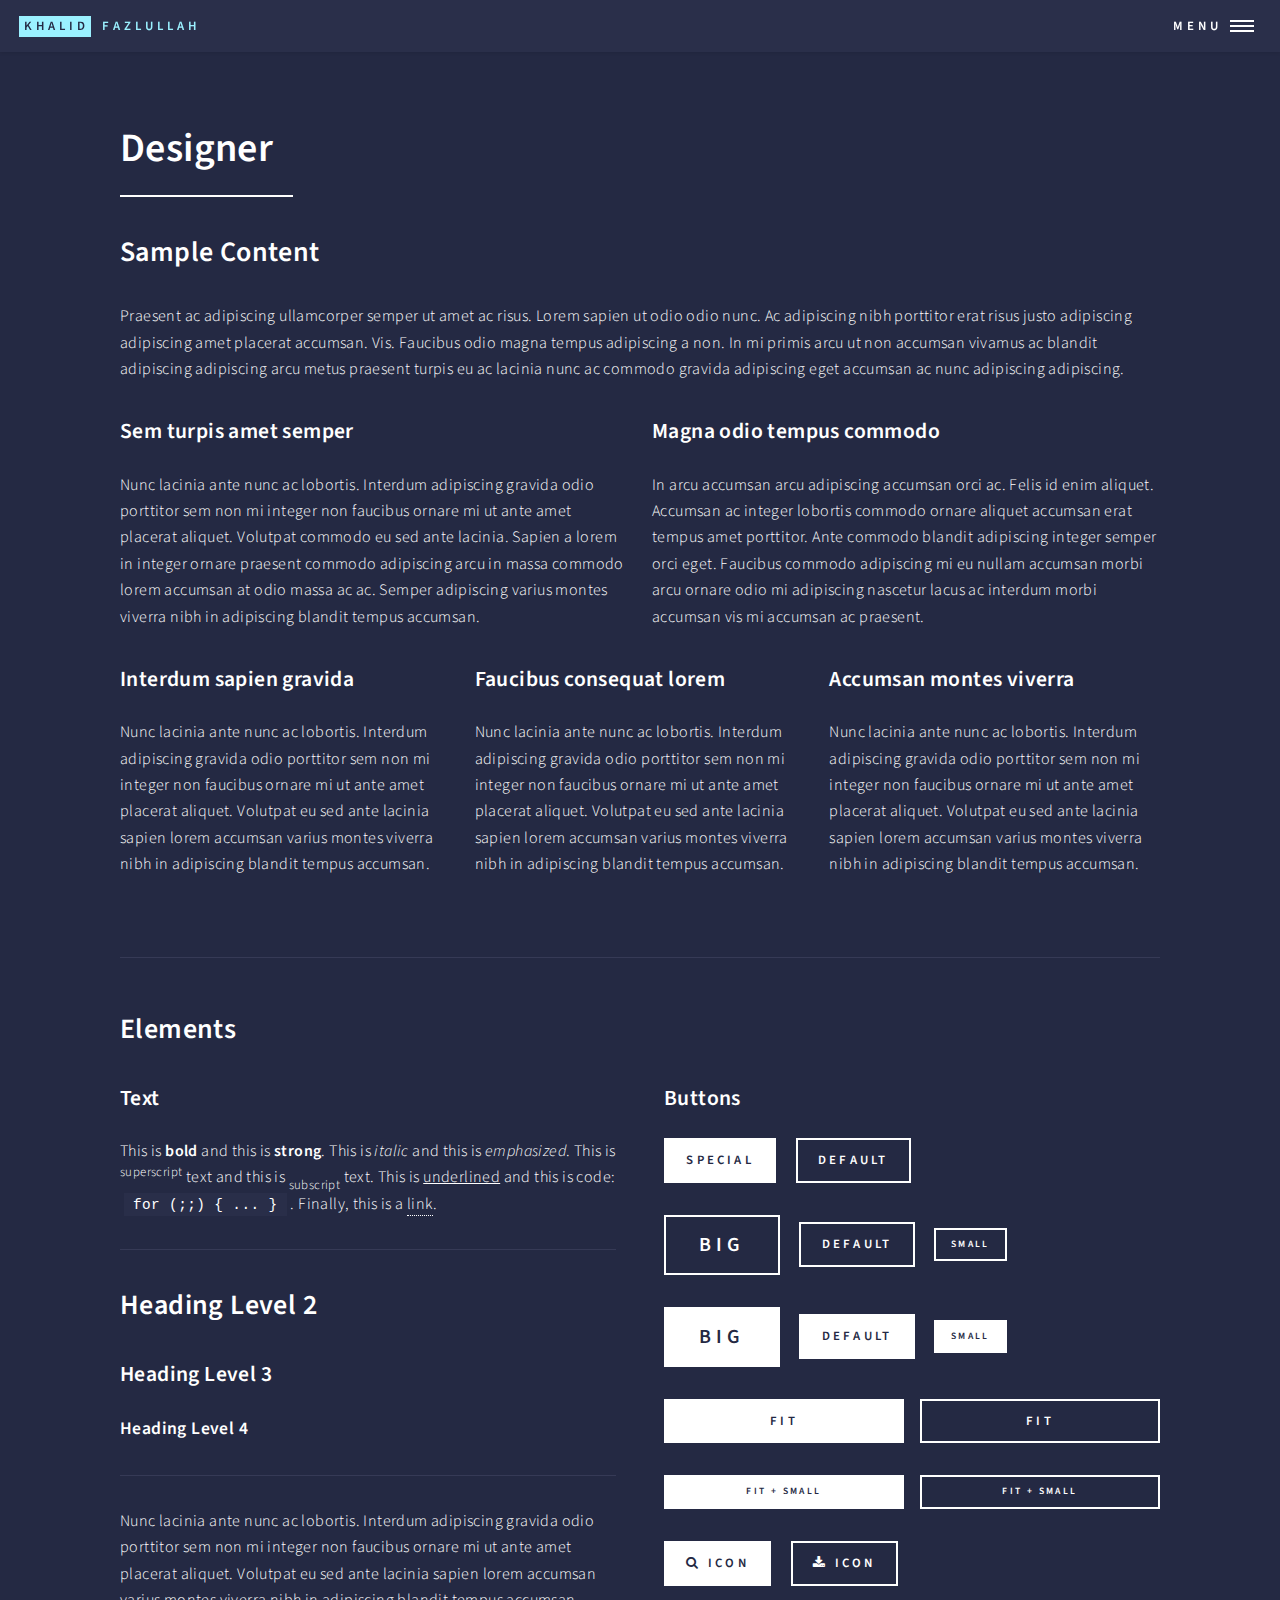
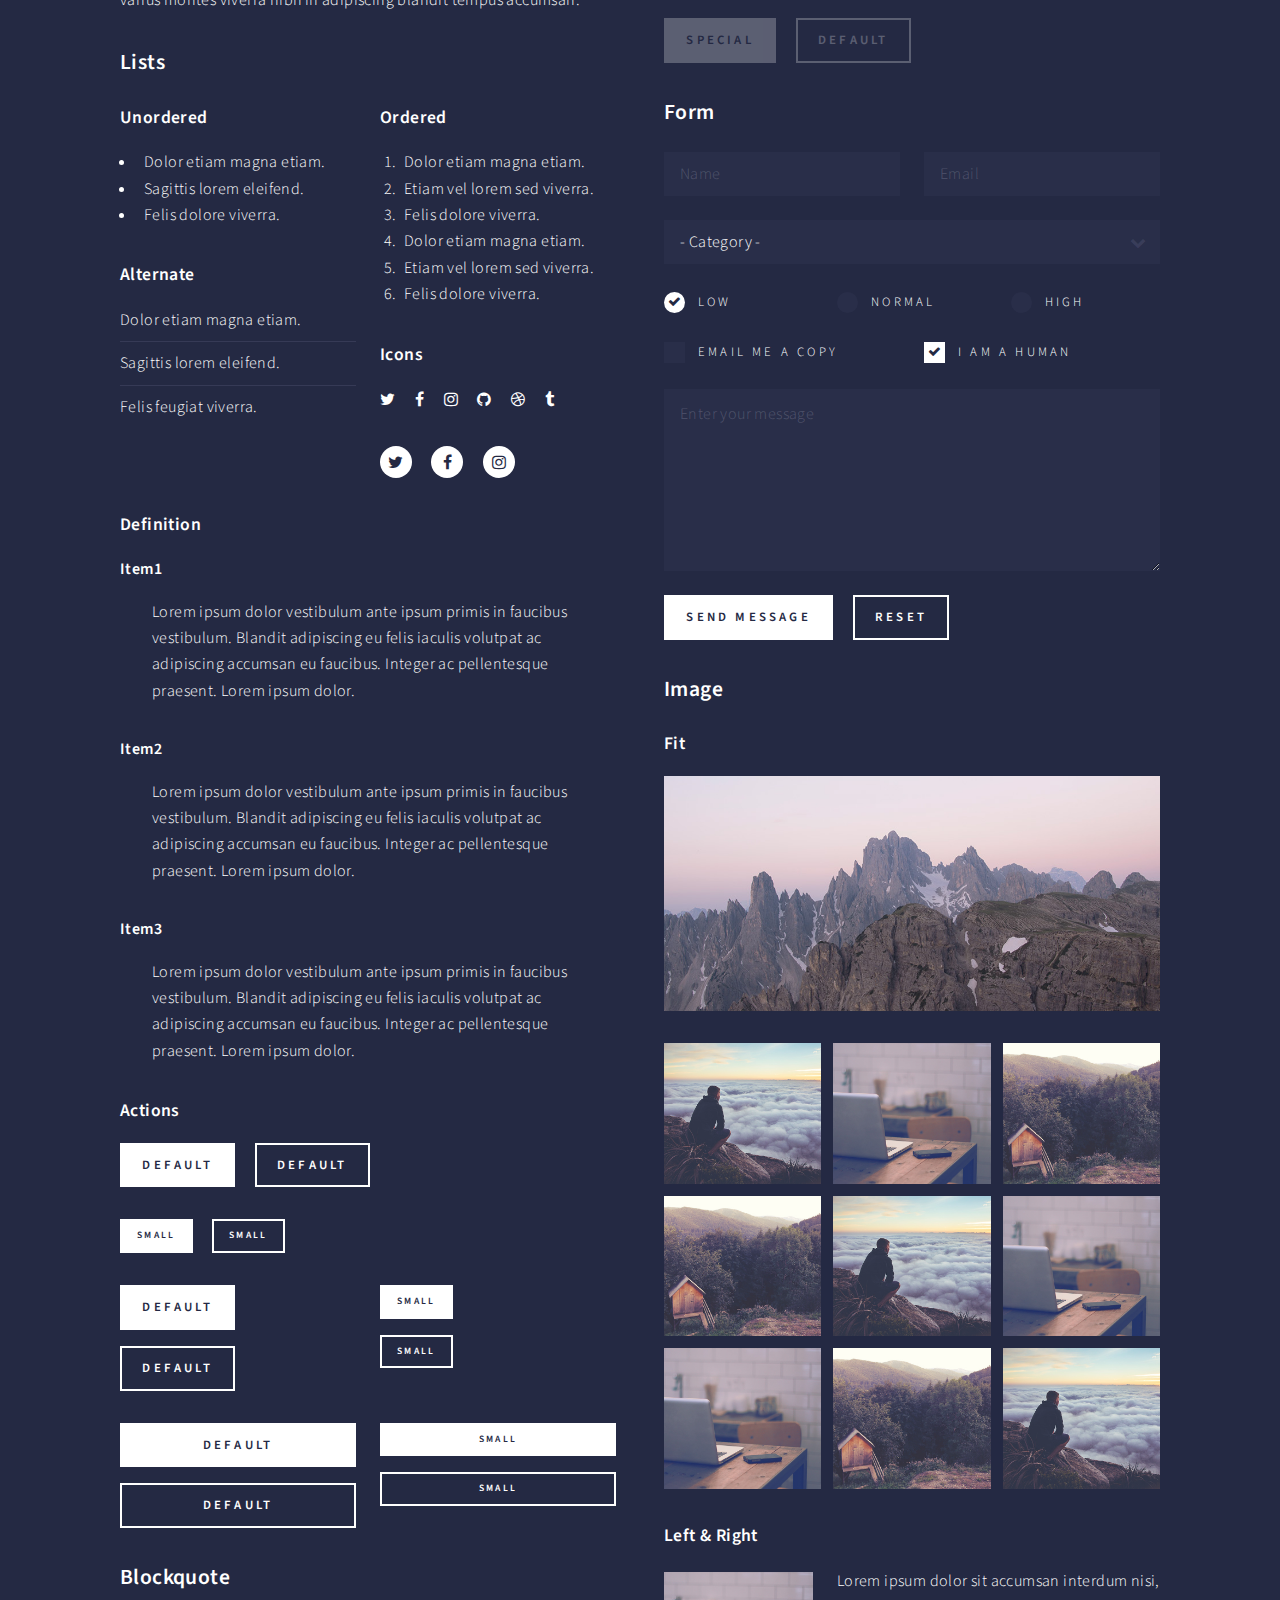
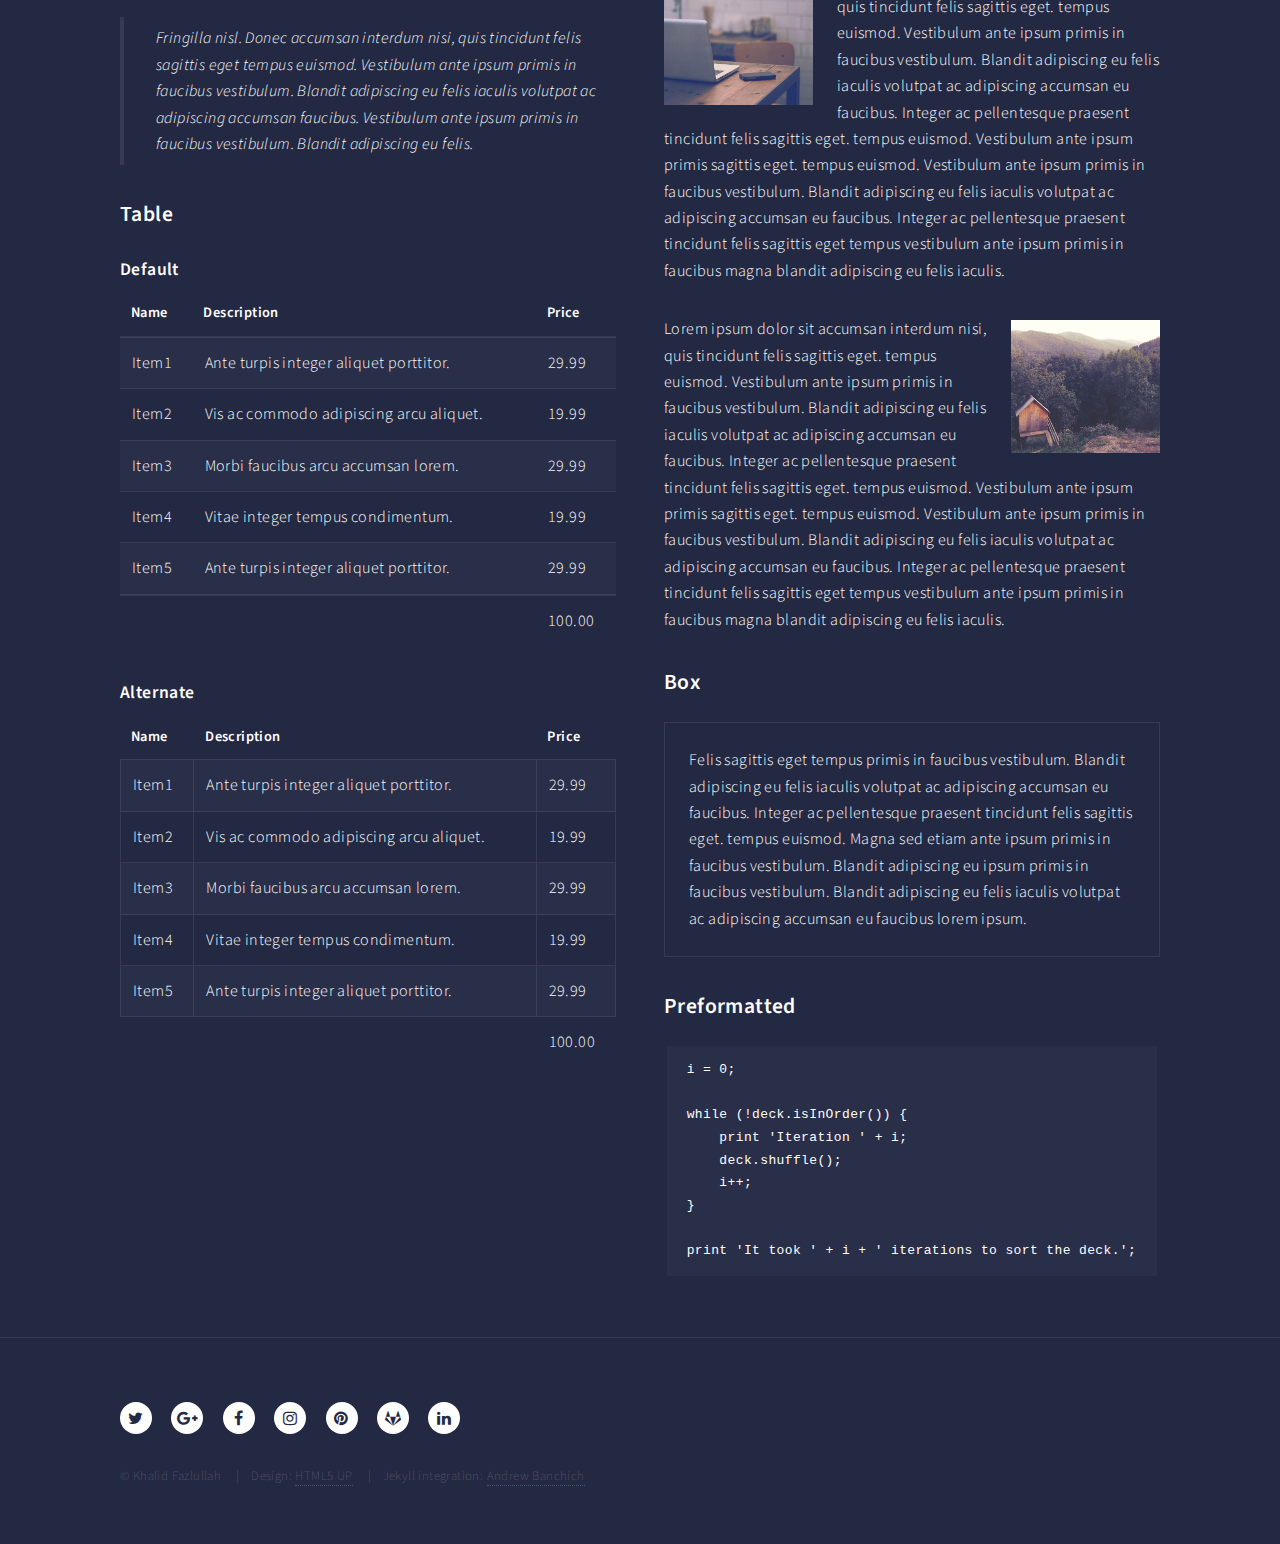
<file: elements.html>
<!DOCTYPE html>
<!--
	Forty by HTML5 UP
	html5up.net | @ajlkn
	Free for personal and commercial use under the CCA 3.0 license (html5up.net/license)
-->
<html>

<head>
	<title>Khalid</title>
	<meta charset="utf-8" />
	<meta name="viewport" content="width=device-width, initial-scale=1, user-scalable=no" />
	<!--[if lte IE 8]><script src="/assets/js/ie/html5shiv.js"></script><![endif]-->
	<link rel="stylesheet" href="/assets/css/main.css" />
	<!--[if lte IE 9]><link rel="stylesheet" href="/assets/css/ie9.css" /><![endif]-->
	<!--[if lte IE 8]><link rel="stylesheet" href="/assets/css/ie8.css" /><![endif]-->
</head>


<body>

    <!-- Wrapper -->
<div id="wrapper">

<!-- Header -->
<header id="header">
	<a href="http://localhost:4000//" class="logo"><strong>Khalid</strong> <span>Fazlullah</span></a>
	<nav>
		<a href="#menu">Menu</a>
	</nav>
</header>

<!-- Menu -->
<nav id="menu">
	<ul class="links">
        
		    
		
		    
		
		    
		
		    
		
		    
		        <li><a href="http://localhost:4000//">Home</a></li>
	    	
		
		    
		
		    
		
		
		    
		
		    
		        <li><a href="http://localhost:4000/all_posts.html">All posts</a></li>
		    
		
		    
		        <li><a href="http://localhost:4000/elements.html">Designer</a></li>
		    
		
		    
		        <li><a href="http://localhost:4000/generic.html">Photographer</a></li>
		    
		
		    
		
		    
		        <li><a href="http://localhost:4000/landing.html">Full Stack Developer</a></li>
		    
		
		    
		
	</ul>
	<ul class="actions vertical">
		<li><a href="#" class="button special fit">Get Started</a></li>
		<li><a href="#" class="button fit">Log In</a></li>
	</ul>
</nav>
 <!-- Main -->
<div id="main" class="alt">

<!-- One -->
<section id="one">
	<div class="inner">
		<header class="major">
			<h1>Designer</h1>
		</header>

<!-- Content -->
<h2 id="content">Sample Content</h2>
<p>Praesent ac adipiscing ullamcorper semper ut amet ac risus. Lorem sapien ut odio odio nunc. Ac adipiscing nibh porttitor erat risus justo adipiscing adipiscing amet placerat accumsan. Vis. Faucibus odio magna tempus adipiscing a non. In mi primis arcu ut non accumsan vivamus ac blandit adipiscing adipiscing arcu metus praesent turpis eu ac lacinia nunc ac commodo gravida adipiscing eget accumsan ac nunc adipiscing adipiscing.</p>
<div class="row">
	<div class="6u 12u$(small)">
		<h3>Sem turpis amet semper</h3>
		<p>Nunc lacinia ante nunc ac lobortis. Interdum adipiscing gravida odio porttitor sem non mi integer non faucibus ornare mi ut ante amet placerat aliquet. Volutpat commodo eu sed ante lacinia. Sapien a lorem in integer ornare praesent commodo adipiscing arcu in massa commodo lorem accumsan at odio massa ac ac. Semper adipiscing varius montes viverra nibh in adipiscing blandit tempus accumsan.</p>
	</div>
	<div class="6u$ 12u$(small)">
		<h3>Magna odio tempus commodo</h3>
		<p>In arcu accumsan arcu adipiscing accumsan orci ac. Felis id enim aliquet. Accumsan ac integer lobortis commodo ornare aliquet accumsan erat tempus amet porttitor. Ante commodo blandit adipiscing integer semper orci eget. Faucibus commodo adipiscing mi eu nullam accumsan morbi arcu ornare odio mi adipiscing nascetur lacus ac interdum morbi accumsan vis mi accumsan ac praesent.</p>
	</div>
	<!-- Break -->
	<div class="4u 12u$(medium)">
		<h3>Interdum sapien gravida</h3>
		<p>Nunc lacinia ante nunc ac lobortis. Interdum adipiscing gravida odio porttitor sem non mi integer non faucibus ornare mi ut ante amet placerat aliquet. Volutpat eu sed ante lacinia sapien lorem accumsan varius montes viverra nibh in adipiscing blandit tempus accumsan.</p>
	</div>
	<div class="4u 12u$(medium)">
		<h3>Faucibus consequat lorem</h3>
		<p>Nunc lacinia ante nunc ac lobortis. Interdum adipiscing gravida odio porttitor sem non mi integer non faucibus ornare mi ut ante amet placerat aliquet. Volutpat eu sed ante lacinia sapien lorem accumsan varius montes viverra nibh in adipiscing blandit tempus accumsan.</p>
	</div>
	<div class="4u$ 12u$(medium)">
		<h3>Accumsan montes viverra</h3>
		<p>Nunc lacinia ante nunc ac lobortis. Interdum adipiscing gravida odio porttitor sem non mi integer non faucibus ornare mi ut ante amet placerat aliquet. Volutpat eu sed ante lacinia sapien lorem accumsan varius montes viverra nibh in adipiscing blandit tempus accumsan.</p>
	</div>
</div>

<hr class="major" />

<!-- Elements -->
<h2 id="elements">Elements</h2>
<div class="row 200%">
	<div class="6u 12u$(medium)">

<!-- Text stuff -->
<h3>Text</h3>
<p>This is <b>bold</b> and this is <strong>strong</strong>. This is <i>italic</i> and this is <em>emphasized</em>.
This is <sup>superscript</sup> text and this is <sub>subscript</sub> text.
This is <u>underlined</u> and this is code: <code>for (;;) { ... }</code>.
Finally, this is a <a href="#">link</a>.</p>
<hr />
<h2>Heading Level 2</h2>
<h3>Heading Level 3</h3>
<h4>Heading Level 4</h4>
<hr />
<p>Nunc lacinia ante nunc ac lobortis. Interdum adipiscing gravida odio porttitor sem non mi integer non faucibus ornare mi ut ante amet placerat aliquet. Volutpat eu sed ante lacinia sapien lorem accumsan varius montes viverra nibh in adipiscing blandit tempus accumsan.</p>

<!-- Lists -->
<h3>Lists</h3>
<div class="row">
	<div class="6u 12u$(small)">

		<h4>Unordered</h4>
		<ul>
			<li>Dolor etiam magna etiam.</li>
			<li>Sagittis lorem eleifend.</li>
			<li>Felis dolore viverra.</li>
		</ul>

		<h4>Alternate</h4>
		<ul class="alt">
			<li>Dolor etiam magna etiam.</li>
			<li>Sagittis lorem eleifend.</li>
			<li>Felis feugiat viverra.</li>
		</ul>

	</div>
	<div class="6u$ 12u$(small)">

		<h4>Ordered</h4>
		<ol>
			<li>Dolor etiam magna etiam.</li>
			<li>Etiam vel lorem sed viverra.</li>
			<li>Felis dolore viverra.</li>
			<li>Dolor etiam magna etiam.</li>
			<li>Etiam vel lorem sed viverra.</li>
			<li>Felis dolore viverra.</li>
		</ol>

		<h4>Icons</h4>
		<ul class="icons">
			<li><a href="#" class="icon fa-twitter"><span class="label">Twitter</span></a></li>
			<li><a href="#" class="icon fa-facebook"><span class="label">Facebook</span></a></li>
			<li><a href="#" class="icon fa-instagram"><span class="label">Instagram</span></a></li>
			<li><a href="#" class="icon fa-github"><span class="label">Github</span></a></li>
			<li><a href="#" class="icon fa-dribbble"><span class="label">Dribbble</span></a></li>
			<li><a href="#" class="icon fa-tumblr"><span class="label">Tumblr</span></a></li>
		</ul>
		<ul class="icons">
			<li><a href="#" class="icon alt fa-twitter"><span class="label">Twitter</span></a></li>
			<li><a href="#" class="icon alt fa-facebook"><span class="label">Facebook</span></a></li>
			<li><a href="#" class="icon alt fa-instagram"><span class="label">Instagram</span></a></li>
		</ul>

	</div>
</div>

<h4>Definition</h4>
<dl>
	<dt>Item1</dt>
	<dd>
		<p>Lorem ipsum dolor vestibulum ante ipsum primis in faucibus vestibulum. Blandit adipiscing eu felis iaculis volutpat ac adipiscing accumsan eu faucibus. Integer ac pellentesque praesent. Lorem ipsum dolor.</p>
	</dd>
	<dt>Item2</dt>
	<dd>
		<p>Lorem ipsum dolor vestibulum ante ipsum primis in faucibus vestibulum. Blandit adipiscing eu felis iaculis volutpat ac adipiscing accumsan eu faucibus. Integer ac pellentesque praesent. Lorem ipsum dolor.</p>
	</dd>
	<dt>Item3</dt>
	<dd>
		<p>Lorem ipsum dolor vestibulum ante ipsum primis in faucibus vestibulum. Blandit adipiscing eu felis iaculis volutpat ac adipiscing accumsan eu faucibus. Integer ac pellentesque praesent. Lorem ipsum dolor.</p>
	</dd>
</dl>

<h4>Actions</h4>
<ul class="actions">
	<li><a href="#" class="button special">Default</a></li>
	<li><a href="#" class="button">Default</a></li>
</ul>
<ul class="actions small">
	<li><a href="#" class="button special small">Small</a></li>
	<li><a href="#" class="button small">Small</a></li>
</ul>
<div class="row">
	<div class="6u 12u$(small)">
		<ul class="actions vertical">
			<li><a href="#" class="button special">Default</a></li>
			<li><a href="#" class="button">Default</a></li>
		</ul>
	</div>
	<div class="6u$ 12u$(small)">
		<ul class="actions vertical small">
			<li><a href="#" class="button special small">Small</a></li>
			<li><a href="#" class="button small">Small</a></li>
		</ul>
	</div>
	<div class="6u 12u$(small)">
		<ul class="actions vertical">
			<li><a href="#" class="button special fit">Default</a></li>
			<li><a href="#" class="button fit">Default</a></li>
		</ul>
	</div>
	<div class="6u$ 12u$(small)">
		<ul class="actions vertical small">
			<li><a href="#" class="button special small fit">Small</a></li>
			<li><a href="#" class="button small fit">Small</a></li>
		</ul>
	</div>
</div>

<!-- Blockquote -->
<h3>Blockquote</h3>
<blockquote>Fringilla nisl. Donec accumsan interdum nisi, quis tincidunt felis sagittis eget tempus euismod. Vestibulum ante ipsum primis in faucibus vestibulum. Blandit adipiscing eu felis iaculis volutpat ac adipiscing accumsan faucibus. Vestibulum ante ipsum primis in faucibus vestibulum. Blandit adipiscing eu felis.</blockquote>

<!-- Table -->
<h3>Table</h3>

<h4>Default</h4>
<div class="table-wrapper">
	<table>
		<thead>
			<tr>
				<th>Name</th>
				<th>Description</th>
				<th>Price</th>
			</tr>
		</thead>
		<tbody>
			<tr>
				<td>Item1</td>
				<td>Ante turpis integer aliquet porttitor.</td>
				<td>29.99</td>
			</tr>
			<tr>
				<td>Item2</td>
				<td>Vis ac commodo adipiscing arcu aliquet.</td>
				<td>19.99</td>
			</tr>
			<tr>
				<td>Item3</td>
				<td> Morbi faucibus arcu accumsan lorem.</td>
				<td>29.99</td>
			</tr>
			<tr>
				<td>Item4</td>
				<td>Vitae integer tempus condimentum.</td>
				<td>19.99</td>
			</tr>
			<tr>
				<td>Item5</td>
				<td>Ante turpis integer aliquet porttitor.</td>
				<td>29.99</td>
			</tr>
		</tbody>
		<tfoot>
			<tr>
				<td colspan="2"></td>
				<td>100.00</td>
			</tr>
		</tfoot>
	</table>
</div>

<h4>Alternate</h4>
<div class="table-wrapper">
	<table class="alt">
		<thead>
			<tr>
				<th>Name</th>
				<th>Description</th>
				<th>Price</th>
			</tr>
		</thead>
		<tbody>
			<tr>
				<td>Item1</td>
				<td>Ante turpis integer aliquet porttitor.</td>
				<td>29.99</td>
			</tr>
			<tr>
				<td>Item2</td>
				<td>Vis ac commodo adipiscing arcu aliquet.</td>
				<td>19.99</td>
			</tr>
			<tr>
				<td>Item3</td>
				<td> Morbi faucibus arcu accumsan lorem.</td>
				<td>29.99</td>
			</tr>
			<tr>
				<td>Item4</td>
				<td>Vitae integer tempus condimentum.</td>
				<td>19.99</td>
			</tr>
			<tr>
				<td>Item5</td>
				<td>Ante turpis integer aliquet porttitor.</td>
				<td>29.99</td>
			</tr>
		</tbody>
		<tfoot>
			<tr>
				<td colspan="2"></td>
				<td>100.00</td>
			</tr>
		</tfoot>
	</table>
</div>

</div>
<div class="6u$ 12u$(medium)">

<!-- Buttons -->
<h3>Buttons</h3>
<ul class="actions">
	<li><a href="#" class="button special">Special</a></li>
	<li><a href="#" class="button">Default</a></li>
</ul>
<ul class="actions">
	<li><a href="#" class="button big">Big</a></li>
	<li><a href="#" class="button">Default</a></li>
	<li><a href="#" class="button small">Small</a></li>
</ul>
<ul class="actions">
	<li><a href="#" class="button special big">Big</a></li>
	<li><a href="#" class="button special">Default</a></li>
	<li><a href="#" class="button special small">Small</a></li>
</ul>
<ul class="actions fit">
	<li><a href="#" class="button special fit">Fit</a></li>
	<li><a href="#" class="button fit">Fit</a></li>
</ul>
<ul class="actions fit small">
	<li><a href="#" class="button special fit small">Fit + Small</a></li>
	<li><a href="#" class="button fit small">Fit + Small</a></li>
</ul>
<ul class="actions">
	<li><a href="#" class="button special icon fa-search">Icon</a></li>
	<li><a href="#" class="button icon fa-download">Icon</a></li>
</ul>
<ul class="actions">
	<li><span class="button special disabled">Special</span></li>
	<li><span class="button disabled">Default</span></li>
</ul>

<!-- Form -->
<h3>Form</h3>

<form method="post" action="#">
	<div class="row uniform">
		<div class="6u 12u$(xsmall)">
			<input type="text" name="demo-name" id="demo-name" value="" placeholder="Name" />
		</div>
		<div class="6u$ 12u$(xsmall)">
			<input type="email" name="demo-email" id="demo-email" value="" placeholder="Email" />
		</div>
		<!-- Break -->
		<div class="12u$">
			<div class="select-wrapper">
				<select name="demo-category" id="demo-category">
					<option value="">- Category -</option>
					<option value="1">Manufacturing</option>
					<option value="1">Shipping</option>
					<option value="1">Administration</option>
					<option value="1">Human Resources</option>
				</select>
			</div>
		</div>
		<!-- Break -->
		<div class="4u 12u$(small)">
			<input type="radio" id="demo-priority-low" name="demo-priority" checked="" />
			<label for="demo-priority-low">Low</label>
		</div>
		<div class="4u 12u$(small)">
			<input type="radio" id="demo-priority-normal" name="demo-priority" />
			<label for="demo-priority-normal">Normal</label>
		</div>
		<div class="4u$ 12u$(small)">
			<input type="radio" id="demo-priority-high" name="demo-priority" />
			<label for="demo-priority-high">High</label>
		</div>
		<!-- Break -->
		<div class="6u 12u$(small)">
			<input type="checkbox" id="demo-copy" name="demo-copy" />
			<label for="demo-copy">Email me a copy</label>
		</div>
		<div class="6u$ 12u$(small)">
			<input type="checkbox" id="demo-human" name="demo-human" checked="" />
			<label for="demo-human">I am a human</label>
		</div>
		<!-- Break -->
		<div class="12u$">
			<textarea name="demo-message" id="demo-message" placeholder="Enter your message" rows="6"></textarea>
		</div>
		<!-- Break -->
		<div class="12u$">
			<ul class="actions">
				<li><input type="submit" value="Send Message" class="special" /></li>
				<li><input type="reset" value="Reset" /></li>
			</ul>
		</div>
	</div>
</form>

<!-- Image -->
<h3>Image</h3>

<h4>Fit</h4>
<span class="image fit"><img src="assets/images/pic03.jpg" alt="" /></span>
<div class="box alt">
	<div class="row 50% uniform">
		<div class="4u"><span class="image fit"><img src="assets/images/pic08.jpg" alt="" /></span></div>
		<div class="4u"><span class="image fit"><img src="assets/images/pic09.jpg" alt="" /></span></div>
		<div class="4u$"><span class="image fit"><img src="assets/images/pic10.jpg" alt="" /></span></div>
		<!-- Break -->
		<div class="4u"><span class="image fit"><img src="assets/images/pic10.jpg" alt="" /></span></div>
		<div class="4u"><span class="image fit"><img src="assets/images/pic08.jpg" alt="" /></span></div>
		<div class="4u$"><span class="image fit"><img src="assets/images/pic09.jpg" alt="" /></span></div>
		<!-- Break -->
		<div class="4u"><span class="image fit"><img src="assets/images/pic09.jpg" alt="" /></span></div>
		<div class="4u"><span class="image fit"><img src="assets/images/pic10.jpg" alt="" /></span></div>
		<div class="4u$"><span class="image fit"><img src="assets/images/pic08.jpg" alt="" /></span></div>
	</div>
</div>

<h4>Left &amp; Right</h4>
<p><span class="image left"><img src="assets/images/pic09.jpg" alt="" /></span>Lorem ipsum dolor sit accumsan interdum nisi, quis tincidunt felis sagittis eget. tempus euismod. Vestibulum ante ipsum primis in faucibus vestibulum. Blandit adipiscing eu felis iaculis volutpat ac adipiscing accumsan eu faucibus. Integer ac pellentesque praesent tincidunt felis sagittis eget. tempus euismod. Vestibulum ante ipsum primis sagittis eget. tempus euismod. Vestibulum ante ipsum primis in faucibus vestibulum. Blandit adipiscing eu felis iaculis volutpat ac adipiscing accumsan eu faucibus. Integer ac pellentesque praesent tincidunt felis sagittis eget tempus vestibulum ante ipsum primis in faucibus magna blandit adipiscing eu felis iaculis.</p>
<p><span class="image right"><img src="assets/images/pic10.jpg" alt="" /></span>Lorem ipsum dolor sit accumsan interdum nisi, quis tincidunt felis sagittis eget. tempus euismod. Vestibulum ante ipsum primis in faucibus vestibulum. Blandit adipiscing eu felis iaculis volutpat ac adipiscing accumsan eu faucibus. Integer ac pellentesque praesent tincidunt felis sagittis eget. tempus euismod. Vestibulum ante ipsum primis sagittis eget. tempus euismod. Vestibulum ante ipsum primis in faucibus vestibulum. Blandit adipiscing eu felis iaculis volutpat ac adipiscing accumsan eu faucibus. Integer ac pellentesque praesent tincidunt felis sagittis eget tempus vestibulum ante ipsum primis in faucibus magna blandit adipiscing eu felis iaculis.</p>

<!-- Box -->
<h3>Box</h3>
<div class="box">
	<p>Felis sagittis eget tempus primis in faucibus vestibulum. Blandit adipiscing eu felis iaculis volutpat ac adipiscing accumsan eu faucibus. Integer ac pellentesque praesent tincidunt felis sagittis eget. tempus euismod. Magna sed etiam ante ipsum primis in faucibus vestibulum. Blandit adipiscing eu ipsum primis in faucibus vestibulum. Blandit adipiscing eu felis iaculis volutpat ac adipiscing accumsan eu faucibus lorem ipsum.</p>
</div>

<!-- Preformatted Code -->
<h3>Preformatted</h3>
<pre><code>i = 0;

while (!deck.isInOrder()) {
    print 'Iteration ' + i;
    deck.shuffle();
    i++;
}

print 'It took ' + i + ' iterations to sort the deck.';
</code></pre>

</div>
</div>

</div>
</section>

</div>
 <!-- Contact -->
<!-- <section id="contact">
	<div class="inner">
		<section>
			<form action="https://formspree.io/khalid@fazlullah.com" method="POST">
				<div class="field half first">
					<label for="name">Name</label>
					<input type="text" name="name" id="name" />
				</div>
				<div class="field half">
					<label for="email">Email</label>
					<input type="text" name="_replyto" id="email" />
				</div>
				<div class="field">
					<label for="message">Message</label>
					<textarea name="message" id="message" rows="6"></textarea>
				</div>
				<ul class="actions">
					<li><input type="submit" value="Send Message" class="special" /></li>
					<li><input type="reset" value="Clear" /></li>
				</ul>
			</form>
		</section>
		<section class="split">
			<section>
				<div class="contact-method">
					<span class="icon alt fa-envelope"></span>
					<h3>Email</h3>
					<a href="#">khalid@fazlullah.com</a>
				</div>
			</section>
			<section>
				<div class="contact-method">
					<span class="icon alt fa-phone"></span>
					<h3>Phone</h3>
					<span>(716) 555-5555</span>
				</div>
			</section>
			<section>
				<div class="contact-method">
					<span class="icon alt fa-home"></span>
					<h3>Address</h3>
					<span>
					
					    1234 Somewhere Road<br />
					
					
					    Nashville,
					
					
					    TN 
					
					
					    55555<br />
					
					
					    United States of America
					
					</span>
				</div>
			</section>
		</section>
	</div>
</section> -->

<!-- Footer -->
	<footer id="footer">
		<div class="inner">
			<ul class="icons">
				
				<li><a href="https://twitter.com/#" class="icon alt fa-twitter" target="_blank"><span class="label">Twitter</span></a></li>
				
				
				<li><a href="https://plus.google.com/103139868438452775980" class="icon alt fa-google-plus" target="_blank"><span class="label">Google+</span></a></li>
				
				
				<li><a href="https://www.facebook.com/khalid78600" class="icon alt fa-facebook" target="_blank"><span class="label">Facebook</span></a></li>
				
				
				<li><a href="https://instagram.com" class="icon alt fa-instagram" target="_blank"><span class="label">Instagram</span></a></li>
				
				
				<li><a href="https://in.pinterest.com/kfazlullah/" class="icon alt fa-pinterest" target="_blank"><span class="label">Pinterest</span></a></li>
				
				
				
				<li><a href="https://gitlab.com/u/khalidfaz" class="icon alt fa-gitlab" target="_blank"><span class="label">GitLab</span></a></li>
				
				
				
				
				<li><a href="https://www.linkedin.com/in/fazlullah" class="icon alt fa-linkedin" target="_blank"><span class="label">LinkedIn</span></a></li>
				
			</ul>
			<ul class="copyright">
				<li>&copy; Khalid Fazlullah</li>
				<li>Design: <a href="https://html5up.net" target="_blank">HTML5 UP</a></li>
				<li>Jekyll integration: <a href="http://andrewbanchi.ch" target="_blank">Andrew Banchich</a></li>

			</ul>
		</div>
	</footer>

</div>

<!-- Scripts -->
	<script src="http://localhost:4000/assets/js/jquery.min.js"></script>
	<script src="http://localhost:4000/assets/js/jquery.scrolly.min.js"></script>
	<script src="http://localhost:4000/assets/js/jquery.scrollex.min.js"></script>
	<script src="http://localhost:4000/assets/js/skel.min.js"></script>
	<script src="http://localhost:4000/assets/js/util.js"></script>
	<!--[if lte IE 8]><script src="http://localhost:4000/assets/js/ie/respond.min.js"></script><![endif]-->
	<script src="http://localhost:4000/assets/js/main.js"></script>


</body>

</html>
</file>
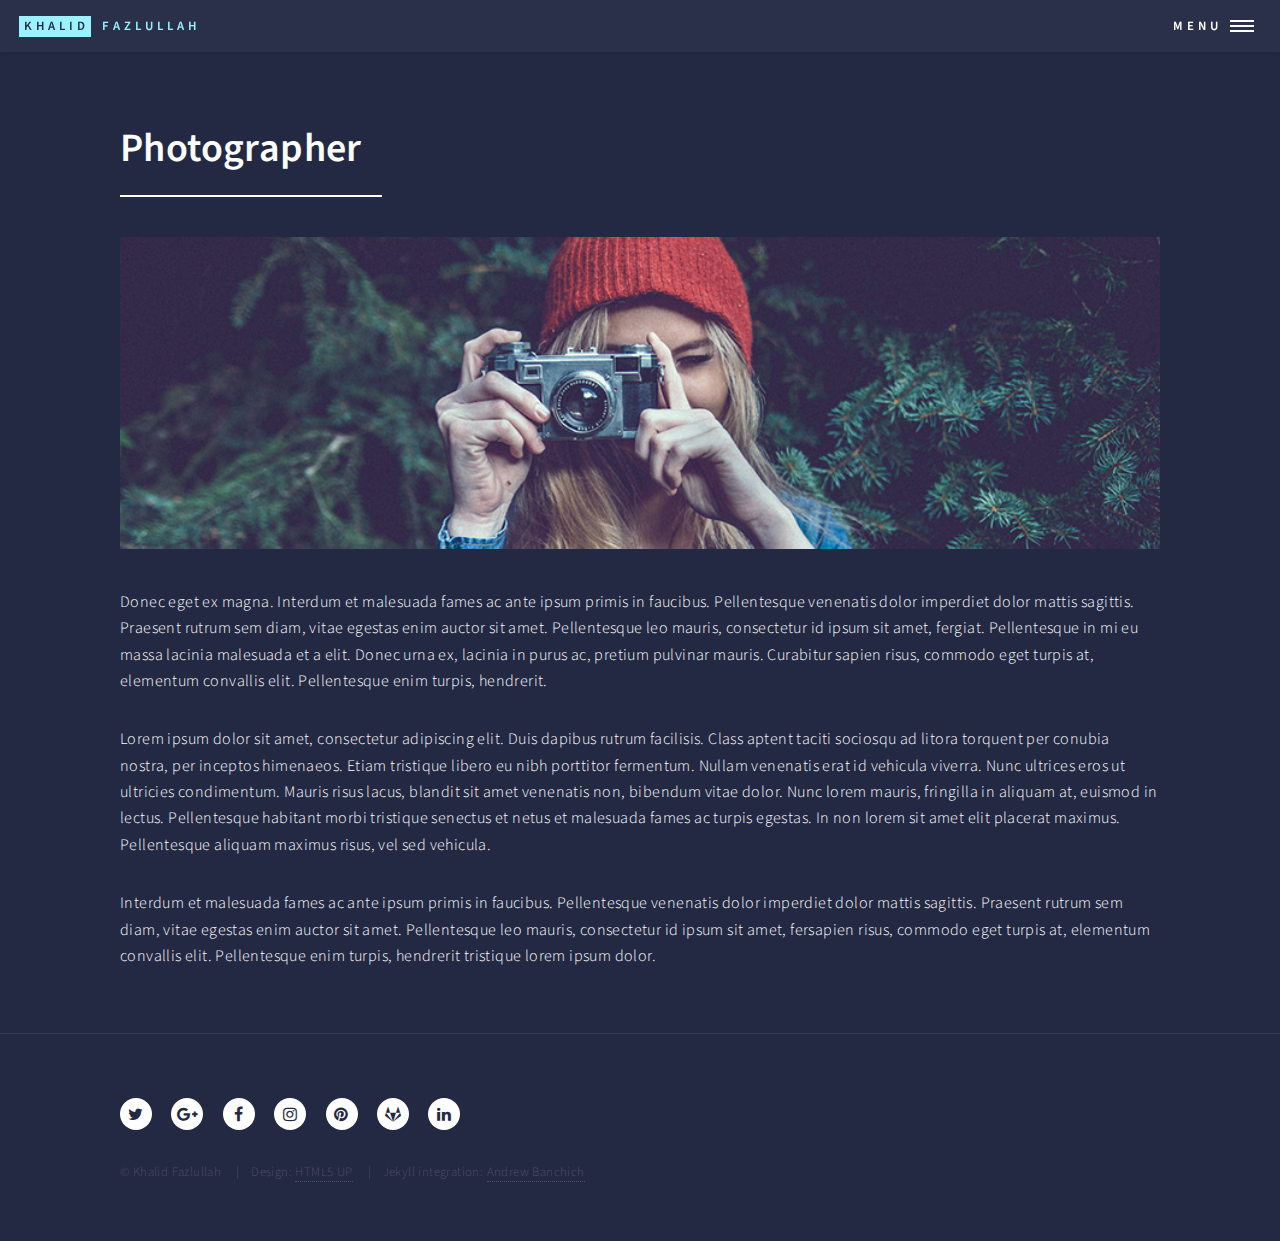
<file: generic.html>
<!DOCTYPE html>
<!--
	Forty by HTML5 UP
	html5up.net | @ajlkn
	Free for personal and commercial use under the CCA 3.0 license (html5up.net/license)
-->
<html>

<head>
	<title>Khalid</title>
	<meta charset="utf-8" />
	<meta name="viewport" content="width=device-width, initial-scale=1, user-scalable=no" />
	<!--[if lte IE 8]><script src="/assets/js/ie/html5shiv.js"></script><![endif]-->
	<link rel="stylesheet" href="/assets/css/main.css" />
	<!--[if lte IE 9]><link rel="stylesheet" href="/assets/css/ie9.css" /><![endif]-->
	<!--[if lte IE 8]><link rel="stylesheet" href="/assets/css/ie8.css" /><![endif]-->
</head>


<body>

    <!-- Wrapper -->
<div id="wrapper">

<!-- Header -->
<header id="header">
	<a href="http://localhost:4000//" class="logo"><strong>Khalid</strong> <span>Fazlullah</span></a>
	<nav>
		<a href="#menu">Menu</a>
	</nav>
</header>

<!-- Menu -->
<nav id="menu">
	<ul class="links">
        
		    
		
		    
		
		    
		
		    
		
		    
		        <li><a href="http://localhost:4000//">Home</a></li>
	    	
		
		    
		
		    
		
		
		    
		
		    
		        <li><a href="http://localhost:4000/all_posts.html">All posts</a></li>
		    
		
		    
		        <li><a href="http://localhost:4000/elements.html">Designer</a></li>
		    
		
		    
		        <li><a href="http://localhost:4000/generic.html">Photographer</a></li>
		    
		
		    
		
		    
		        <li><a href="http://localhost:4000/landing.html">Full Stack Developer</a></li>
		    
		
		    
		
	</ul>
	<ul class="actions vertical">
		<li><a href="#" class="button special fit">Get Started</a></li>
		<li><a href="#" class="button fit">Log In</a></li>
	</ul>
</nav>
 
    
    
<!-- Main -->
<div id="main" class="alt">

<!-- One -->
<section id="one">
	<div class="inner">
		<header class="major">
			<h1>Photographer</h1>
		</header>
		<span class="image main"><img src="/assets/images/pic11.jpg" alt="" /></span>
		<p><p>Donec eget ex magna. Interdum et malesuada fames ac ante ipsum primis in faucibus. Pellentesque venenatis dolor imperdiet dolor mattis sagittis. Praesent rutrum sem diam, vitae egestas enim auctor sit amet. Pellentesque leo mauris, consectetur id ipsum sit amet, fergiat. Pellentesque in mi eu massa lacinia malesuada et a elit. Donec urna ex, lacinia in purus ac, pretium pulvinar mauris. Curabitur sapien risus, commodo eget turpis at, elementum convallis elit. Pellentesque enim turpis, hendrerit.</p>

<p>Lorem ipsum dolor sit amet, consectetur adipiscing elit. Duis dapibus rutrum facilisis. Class aptent taciti sociosqu ad litora torquent per conubia nostra, per inceptos himenaeos. Etiam tristique libero eu nibh porttitor fermentum. Nullam venenatis erat id vehicula viverra. Nunc ultrices eros ut ultricies condimentum. Mauris risus lacus, blandit sit amet venenatis non, bibendum vitae dolor. Nunc lorem mauris, fringilla in aliquam at, euismod in lectus. Pellentesque habitant morbi tristique senectus et netus et malesuada fames ac turpis egestas. In non lorem sit amet elit placerat maximus. Pellentesque aliquam maximus risus, vel sed vehicula.</p>

<p>Interdum et malesuada fames ac ante ipsum primis in faucibus. Pellentesque venenatis dolor imperdiet dolor mattis sagittis. Praesent rutrum sem diam, vitae egestas enim auctor sit amet. Pellentesque leo mauris, consectetur id ipsum sit amet, fersapien risus, commodo eget turpis at, elementum convallis elit. Pellentesque enim turpis, hendrerit tristique lorem ipsum dolor.</p>
</p>
	</div>
</section>

</div>

    <!-- Contact -->
<!-- <section id="contact">
	<div class="inner">
		<section>
			<form action="https://formspree.io/khalid@fazlullah.com" method="POST">
				<div class="field half first">
					<label for="name">Name</label>
					<input type="text" name="name" id="name" />
				</div>
				<div class="field half">
					<label for="email">Email</label>
					<input type="text" name="_replyto" id="email" />
				</div>
				<div class="field">
					<label for="message">Message</label>
					<textarea name="message" id="message" rows="6"></textarea>
				</div>
				<ul class="actions">
					<li><input type="submit" value="Send Message" class="special" /></li>
					<li><input type="reset" value="Clear" /></li>
				</ul>
			</form>
		</section>
		<section class="split">
			<section>
				<div class="contact-method">
					<span class="icon alt fa-envelope"></span>
					<h3>Email</h3>
					<a href="#">khalid@fazlullah.com</a>
				</div>
			</section>
			<section>
				<div class="contact-method">
					<span class="icon alt fa-phone"></span>
					<h3>Phone</h3>
					<span>(716) 555-5555</span>
				</div>
			</section>
			<section>
				<div class="contact-method">
					<span class="icon alt fa-home"></span>
					<h3>Address</h3>
					<span>
					
					    1234 Somewhere Road<br />
					
					
					    Nashville,
					
					
					    TN 
					
					
					    55555<br />
					
					
					    United States of America
					
					</span>
				</div>
			</section>
		</section>
	</div>
</section> -->

<!-- Footer -->
	<footer id="footer">
		<div class="inner">
			<ul class="icons">
				
				<li><a href="https://twitter.com/#" class="icon alt fa-twitter" target="_blank"><span class="label">Twitter</span></a></li>
				
				
				<li><a href="https://plus.google.com/103139868438452775980" class="icon alt fa-google-plus" target="_blank"><span class="label">Google+</span></a></li>
				
				
				<li><a href="https://www.facebook.com/khalid78600" class="icon alt fa-facebook" target="_blank"><span class="label">Facebook</span></a></li>
				
				
				<li><a href="https://instagram.com" class="icon alt fa-instagram" target="_blank"><span class="label">Instagram</span></a></li>
				
				
				<li><a href="https://in.pinterest.com/kfazlullah/" class="icon alt fa-pinterest" target="_blank"><span class="label">Pinterest</span></a></li>
				
				
				
				<li><a href="https://gitlab.com/u/khalidfaz" class="icon alt fa-gitlab" target="_blank"><span class="label">GitLab</span></a></li>
				
				
				
				
				<li><a href="https://www.linkedin.com/in/fazlullah" class="icon alt fa-linkedin" target="_blank"><span class="label">LinkedIn</span></a></li>
				
			</ul>
			<ul class="copyright">
				<li>&copy; Khalid Fazlullah</li>
				<li>Design: <a href="https://html5up.net" target="_blank">HTML5 UP</a></li>
				<li>Jekyll integration: <a href="http://andrewbanchi.ch" target="_blank">Andrew Banchich</a></li>

			</ul>
		</div>
	</footer>

</div>

<!-- Scripts -->
	<script src="http://localhost:4000/assets/js/jquery.min.js"></script>
	<script src="http://localhost:4000/assets/js/jquery.scrolly.min.js"></script>
	<script src="http://localhost:4000/assets/js/jquery.scrollex.min.js"></script>
	<script src="http://localhost:4000/assets/js/skel.min.js"></script>
	<script src="http://localhost:4000/assets/js/util.js"></script>
	<!--[if lte IE 8]><script src="http://localhost:4000/assets/js/ie/respond.min.js"></script><![endif]-->
	<script src="http://localhost:4000/assets/js/main.js"></script>


</body>

</html>
</file>
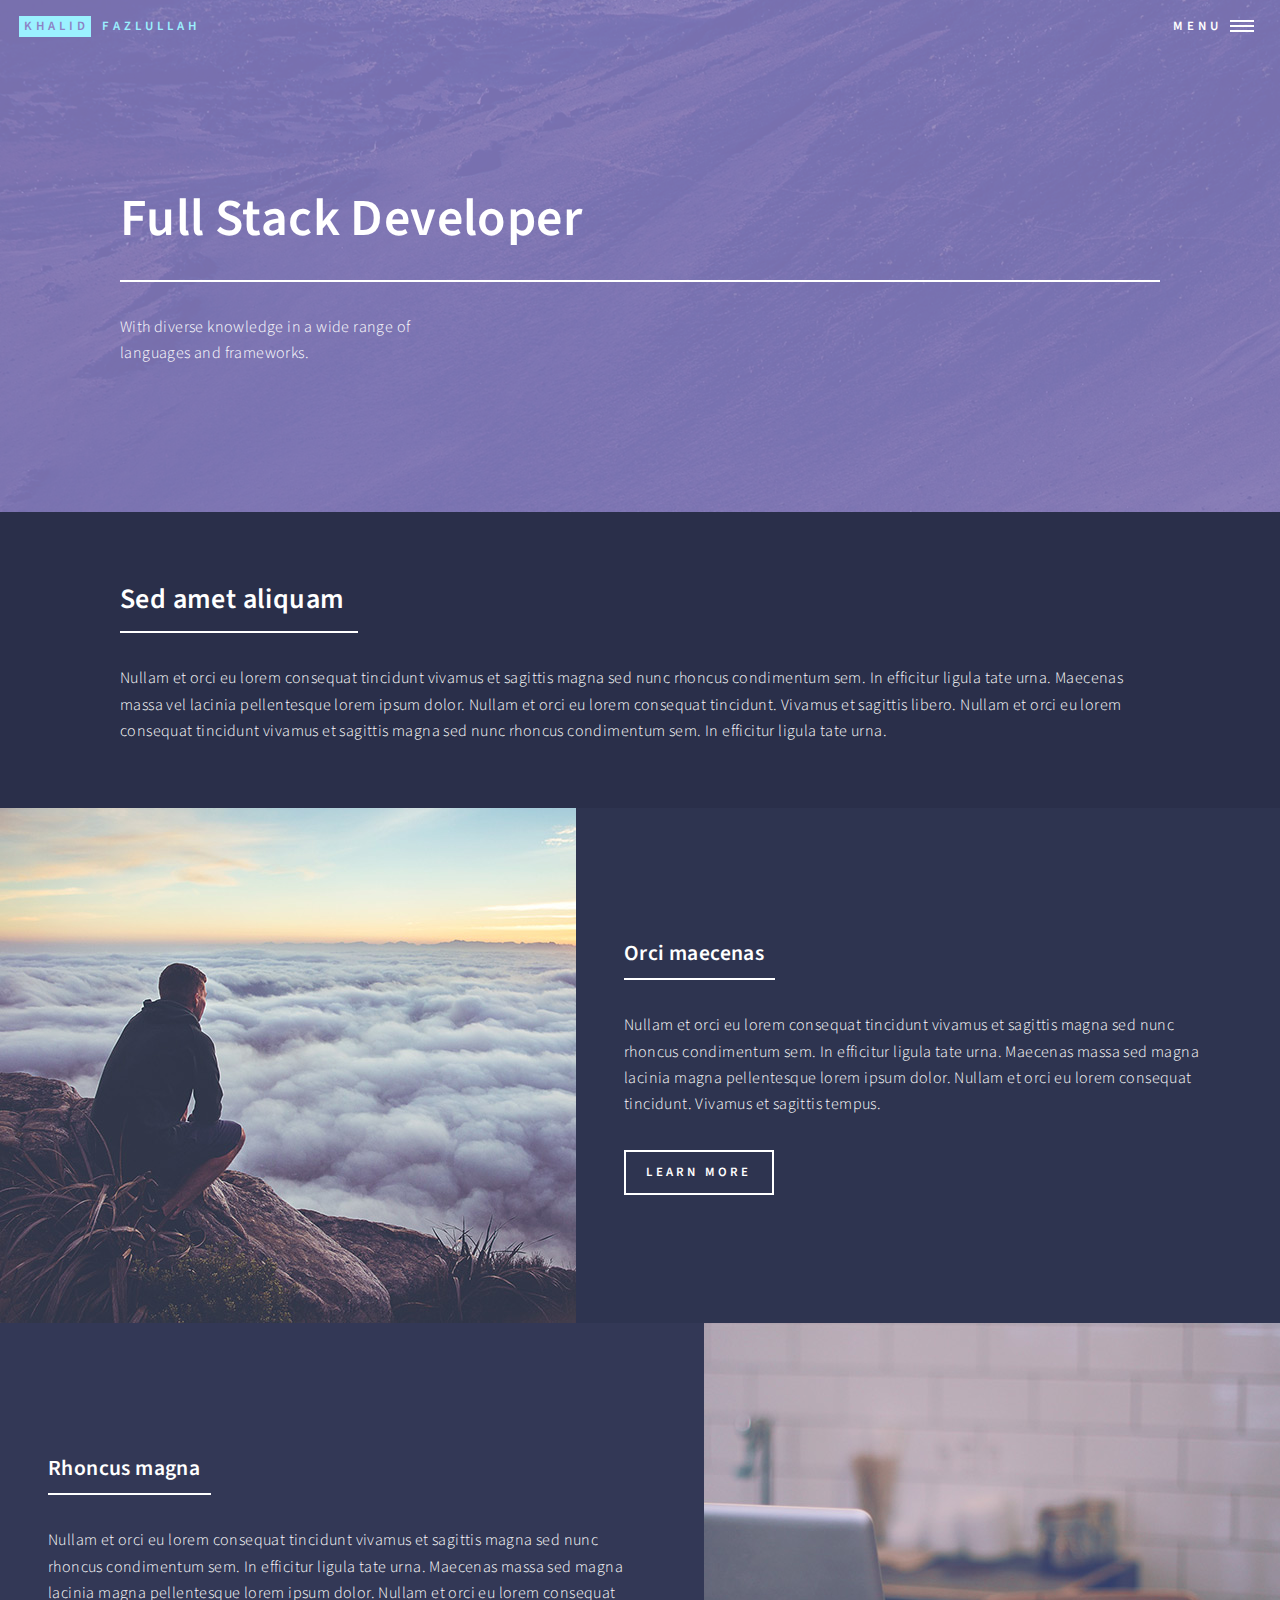
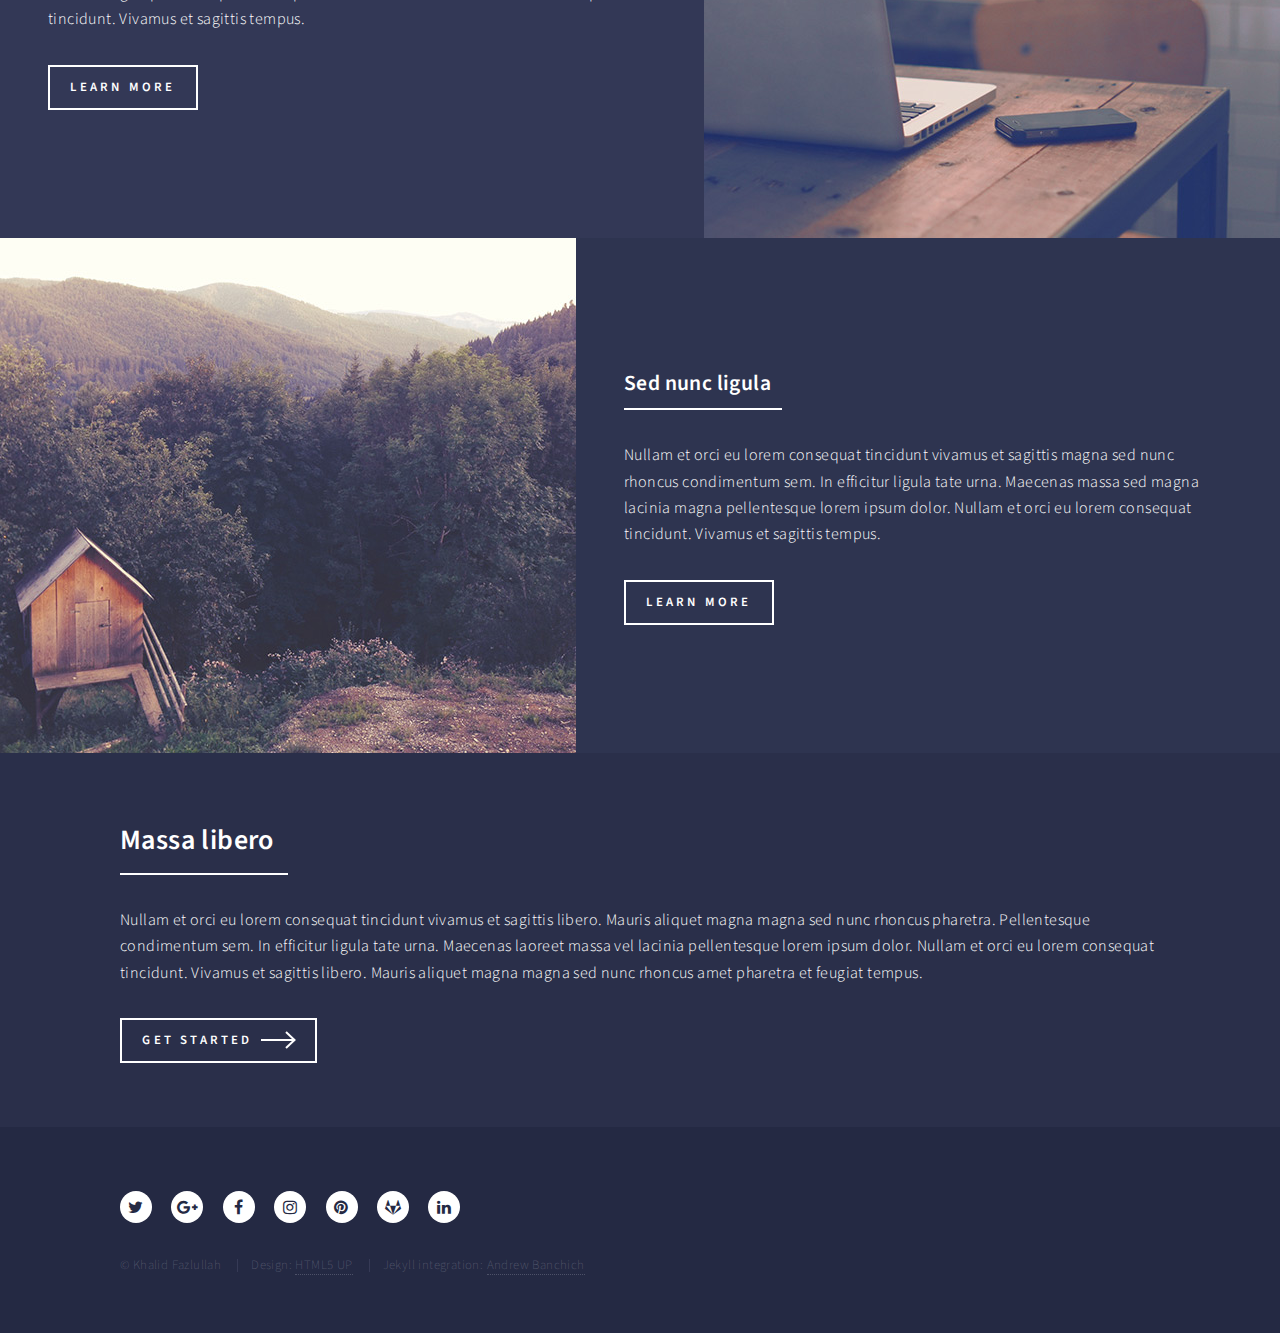
<file: landing.html>
<!DOCTYPE html>
<!--
	Forty by HTML5 UP
	html5up.net | @ajlkn
	Free for personal and commercial use under the CCA 3.0 license (html5up.net/license)
-->
<html>

    <head>
	<title>Khalid</title>
	<meta charset="utf-8" />
	<meta name="viewport" content="width=device-width, initial-scale=1, user-scalable=no" />
	<!--[if lte IE 8]><script src="/assets/js/ie/html5shiv.js"></script><![endif]-->
	<link rel="stylesheet" href="/assets/css/main.css" />
	<!--[if lte IE 9]><link rel="stylesheet" href="/assets/css/ie9.css" /><![endif]-->
	<!--[if lte IE 8]><link rel="stylesheet" href="/assets/css/ie8.css" /><![endif]-->
</head>


    <body>

        <!-- Wrapper -->
<div id="wrapper">

<!-- Header -->
<header id="header" class="alt style2">
	<a href="http://localhost:4000//" class="logo"><strong>Khalid</strong> <span>Fazlullah</span></a>
	<nav>
		<a href="#menu">Menu</a>
	</nav>
</header>

<!-- Menu -->
<nav id="menu">
	<ul class="links">
        
		    
		
		    
		
		    
		
		    
		
		    
		        <li><a href="http://localhost:4000//">Home</a></li>
	    	
		
		    
		
		    
		
		
		    
		
		    
		        <li><a href="http://localhost:4000/all_posts.html">All posts</a></li>
		    
		
		    
		        <li><a href="http://localhost:4000/elements.html">Designer</a></li>
		    
		
		    
		        <li><a href="http://localhost:4000/generic.html">Photographer</a></li>
		    
		
		    
		
		    
		        <li><a href="http://localhost:4000/landing.html">Full Stack Developer</a></li>
		    
		
		    
		
	</ul>
	<ul class="actions vertical">
		<li><a href="#" class="button special fit">Get Started</a></li>
		<li><a href="#" class="button fit">Log In</a></li>
	</ul>
</nav>


        <section id="banner" class="style2">
            <div class="inner">
                <span class="image">
                    <img src="/assets/images/pic07.jpg" alt="">
                </span>
                <header class="major">

                    <h1>Full Stack Developer</h1>

                </header>
                <div class="content">

                    With diverse knowledge in a wide range of<br />languages and frameworks.

                </div>
            </div>
        </section>

    <!-- Main -->
<div id="main">

<!-- One -->
<section id="one">
	<div class="inner">
		<header class="major">
			<h2>Sed amet aliquam</h2>
		</header>
		<p>Nullam et orci eu lorem consequat tincidunt vivamus et sagittis magna sed nunc rhoncus condimentum sem. In efficitur ligula tate urna. Maecenas massa vel lacinia pellentesque lorem ipsum dolor. Nullam et orci eu lorem consequat tincidunt. Vivamus et sagittis libero. Nullam et orci eu lorem consequat tincidunt vivamus et sagittis magna sed nunc rhoncus condimentum sem. In efficitur ligula tate urna.</p>
	</div>
</section>

<!-- Two -->
<section id="two" class="spotlights">
	<section>
		<a href="generic.html" class="image">
			<img src="assets/images/pic08.jpg" alt="" data-position="center center" />
		</a>
		<div class="content">
			<div class="inner">
				<header class="major">
					<h3>Orci maecenas</h3>
				</header>
				<p>Nullam et orci eu lorem consequat tincidunt vivamus et sagittis magna sed nunc rhoncus condimentum sem. In efficitur ligula tate urna. Maecenas massa sed magna lacinia magna pellentesque lorem ipsum dolor. Nullam et orci eu lorem consequat tincidunt. Vivamus et sagittis tempus.</p>
				<ul class="actions">
					<li><a href="generic.html" class="button">Learn more</a></li>
				</ul>
			</div>
		</div>
	</section>
	<section>
		<a href="generic.html" class="image">
			<img src="assets/images/pic09.jpg" alt="" data-position="top center" />
		</a>
		<div class="content">
			<div class="inner">
				<header class="major">
					<h3>Rhoncus magna</h3>
				</header>
				<p>Nullam et orci eu lorem consequat tincidunt vivamus et sagittis magna sed nunc rhoncus condimentum sem. In efficitur ligula tate urna. Maecenas massa sed magna lacinia magna pellentesque lorem ipsum dolor. Nullam et orci eu lorem consequat tincidunt. Vivamus et sagittis tempus.</p>
				<ul class="actions">
					<li><a href="generic.html" class="button">Learn more</a></li>
				</ul>
			</div>
		</div>
	</section>
	<section>
		<a href="generic.html" class="image">
			<img src="assets/images/pic10.jpg" alt="" data-position="25% 25%" />
		</a>
		<div class="content">
			<div class="inner">
				<header class="major">
					<h3>Sed nunc ligula</h3>
				</header>
				<p>Nullam et orci eu lorem consequat tincidunt vivamus et sagittis magna sed nunc rhoncus condimentum sem. In efficitur ligula tate urna. Maecenas massa sed magna lacinia magna pellentesque lorem ipsum dolor. Nullam et orci eu lorem consequat tincidunt. Vivamus et sagittis tempus.</p>
				<ul class="actions">
					<li><a href="generic.html" class="button">Learn more</a></li>
				</ul>
			</div>
		</div>
	</section>
</section>

<!-- Three -->
<section id="three">
	<div class="inner">
		<header class="major">
			<h2>Massa libero</h2>
		</header>
		<p>Nullam et orci eu lorem consequat tincidunt vivamus et sagittis libero. Mauris aliquet magna magna sed nunc rhoncus pharetra. Pellentesque condimentum sem. In efficitur ligula tate urna. Maecenas laoreet massa vel lacinia pellentesque lorem ipsum dolor. Nullam et orci eu lorem consequat tincidunt. Vivamus et sagittis libero. Mauris aliquet magna magna sed nunc rhoncus amet pharetra et feugiat tempus.</p>
		<ul class="actions">
			<li><a href="generic.html" class="button next">Get Started</a></li>
		</ul>
	</div>
</section>

</div>


    <!-- Contact -->
<!-- <section id="contact">
	<div class="inner">
		<section>
			<form action="https://formspree.io/khalid@fazlullah.com" method="POST">
				<div class="field half first">
					<label for="name">Name</label>
					<input type="text" name="name" id="name" />
				</div>
				<div class="field half">
					<label for="email">Email</label>
					<input type="text" name="_replyto" id="email" />
				</div>
				<div class="field">
					<label for="message">Message</label>
					<textarea name="message" id="message" rows="6"></textarea>
				</div>
				<ul class="actions">
					<li><input type="submit" value="Send Message" class="special" /></li>
					<li><input type="reset" value="Clear" /></li>
				</ul>
			</form>
		</section>
		<section class="split">
			<section>
				<div class="contact-method">
					<span class="icon alt fa-envelope"></span>
					<h3>Email</h3>
					<a href="#">khalid@fazlullah.com</a>
				</div>
			</section>
			<section>
				<div class="contact-method">
					<span class="icon alt fa-phone"></span>
					<h3>Phone</h3>
					<span>(716) 555-5555</span>
				</div>
			</section>
			<section>
				<div class="contact-method">
					<span class="icon alt fa-home"></span>
					<h3>Address</h3>
					<span>
					
					    1234 Somewhere Road<br />
					
					
					    Nashville,
					
					
					    TN 
					
					
					    55555<br />
					
					
					    United States of America
					
					</span>
				</div>
			</section>
		</section>
	</div>
</section> -->

<!-- Footer -->
	<footer id="footer">
		<div class="inner">
			<ul class="icons">
				
				<li><a href="https://twitter.com/#" class="icon alt fa-twitter" target="_blank"><span class="label">Twitter</span></a></li>
				
				
				<li><a href="https://plus.google.com/103139868438452775980" class="icon alt fa-google-plus" target="_blank"><span class="label">Google+</span></a></li>
				
				
				<li><a href="https://www.facebook.com/khalid78600" class="icon alt fa-facebook" target="_blank"><span class="label">Facebook</span></a></li>
				
				
				<li><a href="https://instagram.com" class="icon alt fa-instagram" target="_blank"><span class="label">Instagram</span></a></li>
				
				
				<li><a href="https://in.pinterest.com/kfazlullah/" class="icon alt fa-pinterest" target="_blank"><span class="label">Pinterest</span></a></li>
				
				
				
				<li><a href="https://gitlab.com/u/khalidfaz" class="icon alt fa-gitlab" target="_blank"><span class="label">GitLab</span></a></li>
				
				
				
				
				<li><a href="https://www.linkedin.com/in/fazlullah" class="icon alt fa-linkedin" target="_blank"><span class="label">LinkedIn</span></a></li>
				
			</ul>
			<ul class="copyright">
				<li>&copy; Khalid Fazlullah</li>
				<li>Design: <a href="https://html5up.net" target="_blank">HTML5 UP</a></li>
				<li>Jekyll integration: <a href="http://andrewbanchi.ch" target="_blank">Andrew Banchich</a></li>

			</ul>
		</div>
	</footer>

</div>

<!-- Scripts -->
	<script src="http://localhost:4000/assets/js/jquery.min.js"></script>
	<script src="http://localhost:4000/assets/js/jquery.scrolly.min.js"></script>
	<script src="http://localhost:4000/assets/js/jquery.scrollex.min.js"></script>
	<script src="http://localhost:4000/assets/js/skel.min.js"></script>
	<script src="http://localhost:4000/assets/js/util.js"></script>
	<!--[if lte IE 8]><script src="http://localhost:4000/assets/js/ie/respond.min.js"></script><![endif]-->
	<script src="http://localhost:4000/assets/js/main.js"></script>


</body>

</html>
</file>
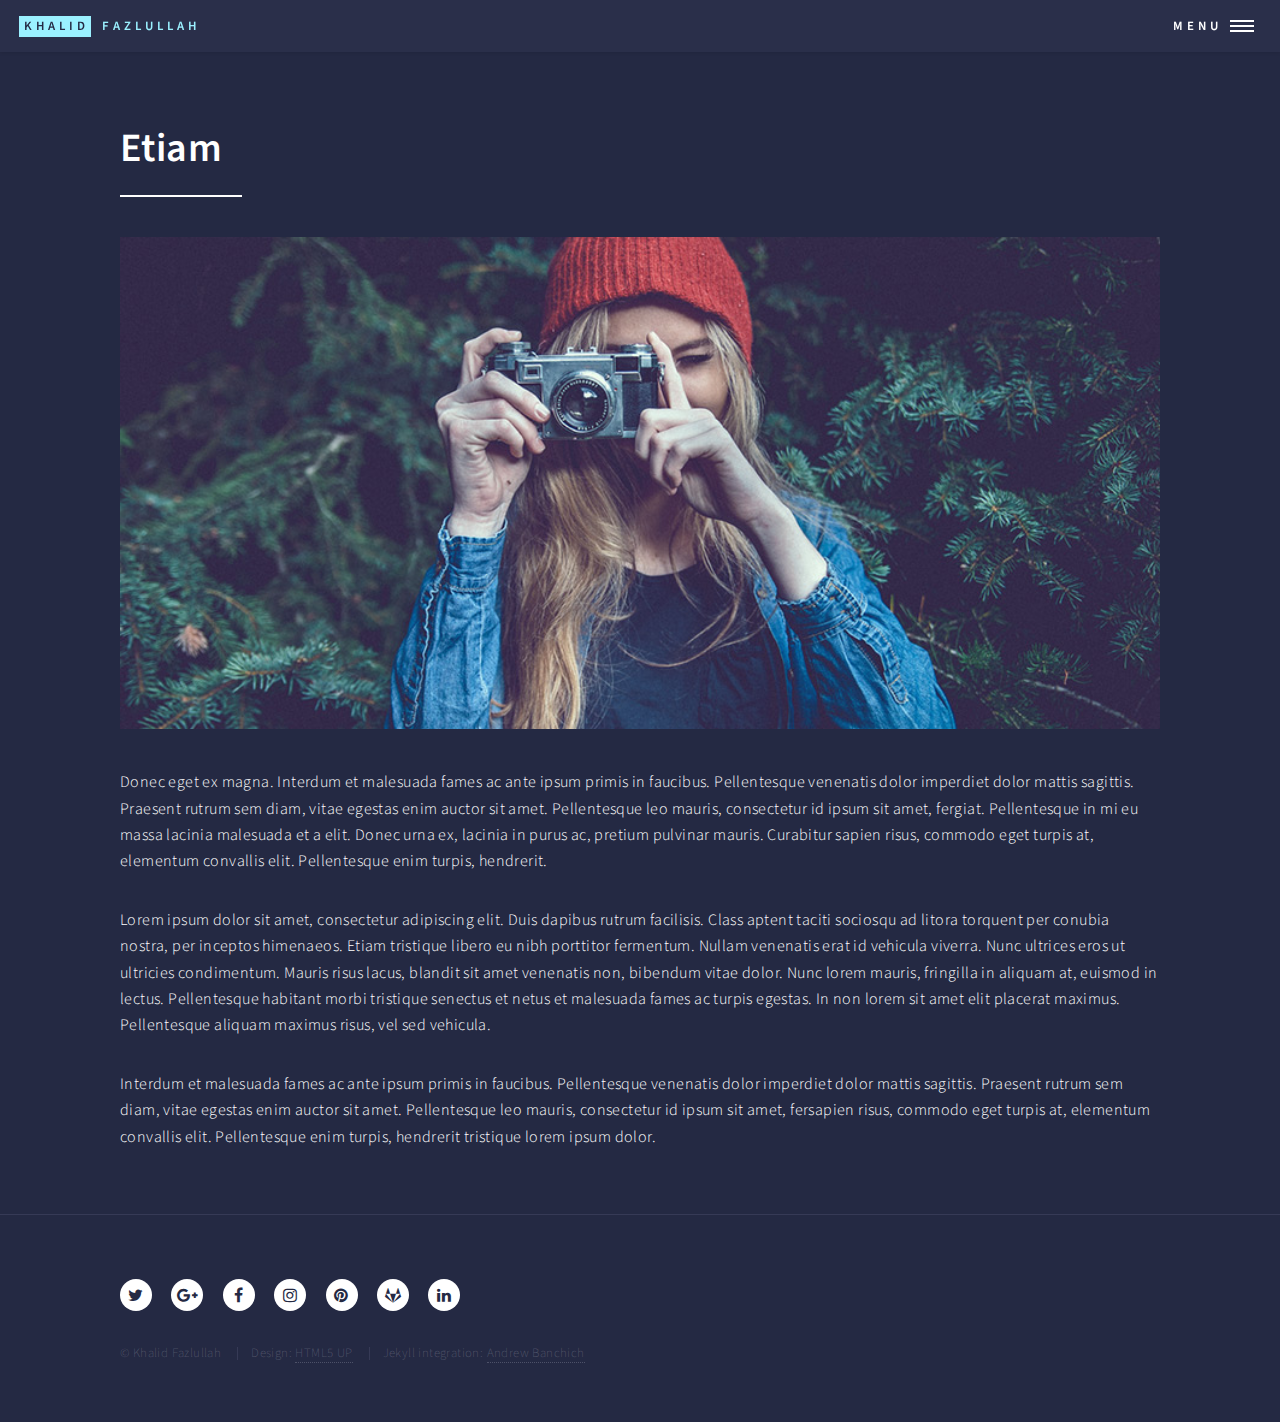
<file: 2016/08/20/etiam.html>
<!DOCTYPE html>
<!--
	Forty by HTML5 UP
	html5up.net | @ajlkn
	Free for personal and commercial use under the CCA 3.0 license (html5up.net/license)
-->
<html>

<head>
	<title>Khalid</title>
	<meta charset="utf-8" />
	<meta name="viewport" content="width=device-width, initial-scale=1, user-scalable=no" />
	<!--[if lte IE 8]><script src="/assets/js/ie/html5shiv.js"></script><![endif]-->
	<link rel="stylesheet" href="/assets/css/main.css" />
	<!--[if lte IE 9]><link rel="stylesheet" href="/assets/css/ie9.css" /><![endif]-->
	<!--[if lte IE 8]><link rel="stylesheet" href="/assets/css/ie8.css" /><![endif]-->
</head>


<body>

    <!-- Wrapper -->
<div id="wrapper">

<!-- Header -->
<header id="header">
	<a href="http://localhost:4000//" class="logo"><strong>Khalid</strong> <span>Fazlullah</span></a>
	<nav>
		<a href="#menu">Menu</a>
	</nav>
</header>

<!-- Menu -->
<nav id="menu">
	<ul class="links">
        
		    
		
		    
		
		    
		
		    
		
		    
		        <li><a href="http://localhost:4000//">Home</a></li>
	    	
		
		    
		
		    
		
		
		    
		
		    
		        <li><a href="http://localhost:4000/all_posts.html">All posts</a></li>
		    
		
		    
		        <li><a href="http://localhost:4000/elements.html">Designer</a></li>
		    
		
		    
		        <li><a href="http://localhost:4000/generic.html">Photographer</a></li>
		    
		
		    
		
		    
		        <li><a href="http://localhost:4000/landing.html">Full Stack Developer</a></li>
		    
		
		    
		
	</ul>
	<ul class="actions vertical">
		<li><a href="#" class="button special fit">Get Started</a></li>
		<li><a href="#" class="button fit">Log In</a></li>
	</ul>
</nav>
 
    
    
<!-- Main -->
<div id="main" class="alt">

<!-- One -->
<section id="one">
	<div class="inner">
		<header class="major">
			<h1>Etiam</h1>
		</header>
		<span class="image main"><img src="/assets/images/pic06.jpg" alt="" /></span>
		<p><p>Donec eget ex magna. Interdum et malesuada fames ac ante ipsum primis in faucibus. Pellentesque venenatis dolor imperdiet dolor mattis sagittis. 
Praesent rutrum sem diam, vitae egestas enim auctor sit amet. Pellentesque leo mauris, consectetur id ipsum sit amet, fergiat. 
Pellentesque in mi eu massa lacinia malesuada et a elit. Donec urna ex, lacinia in purus ac, pretium pulvinar mauris. 
Curabitur sapien risus, commodo eget turpis at, elementum convallis elit. Pellentesque enim turpis, hendrerit.</p>

<p>Lorem ipsum dolor sit amet, consectetur adipiscing elit. Duis dapibus rutrum facilisis. 
Class aptent taciti sociosqu ad litora torquent per conubia nostra, per inceptos himenaeos. Etiam tristique libero eu nibh porttitor fermentum. 
Nullam venenatis erat id vehicula viverra. Nunc ultrices eros ut ultricies condimentum. 
Mauris risus lacus, blandit sit amet venenatis non, bibendum vitae dolor. Nunc lorem mauris, fringilla in aliquam at, euismod in lectus. 
Pellentesque habitant morbi tristique senectus et netus et malesuada fames ac turpis egestas. In non lorem sit amet elit placerat maximus. 
Pellentesque aliquam maximus risus, vel sed vehicula.</p>

<p>Interdum et malesuada fames ac ante ipsum primis in faucibus. Pellentesque venenatis dolor imperdiet dolor mattis sagittis. 
Praesent rutrum sem diam, vitae egestas enim auctor sit amet. Pellentesque leo mauris, consectetur id ipsum sit amet, fersapien risus, commodo eget turpis at, elementum convallis elit. 
Pellentesque enim turpis, hendrerit tristique lorem ipsum dolor.</p>
</p>
	</div>
</section>

</div>

    <!-- Contact -->
<!-- <section id="contact">
	<div class="inner">
		<section>
			<form action="https://formspree.io/khalid@fazlullah.com" method="POST">
				<div class="field half first">
					<label for="name">Name</label>
					<input type="text" name="name" id="name" />
				</div>
				<div class="field half">
					<label for="email">Email</label>
					<input type="text" name="_replyto" id="email" />
				</div>
				<div class="field">
					<label for="message">Message</label>
					<textarea name="message" id="message" rows="6"></textarea>
				</div>
				<ul class="actions">
					<li><input type="submit" value="Send Message" class="special" /></li>
					<li><input type="reset" value="Clear" /></li>
				</ul>
			</form>
		</section>
		<section class="split">
			<section>
				<div class="contact-method">
					<span class="icon alt fa-envelope"></span>
					<h3>Email</h3>
					<a href="#">khalid@fazlullah.com</a>
				</div>
			</section>
			<section>
				<div class="contact-method">
					<span class="icon alt fa-phone"></span>
					<h3>Phone</h3>
					<span>(716) 555-5555</span>
				</div>
			</section>
			<section>
				<div class="contact-method">
					<span class="icon alt fa-home"></span>
					<h3>Address</h3>
					<span>
					
					    1234 Somewhere Road<br />
					
					
					    Nashville,
					
					
					    TN 
					
					
					    55555<br />
					
					
					    United States of America
					
					</span>
				</div>
			</section>
		</section>
	</div>
</section> -->

<!-- Footer -->
	<footer id="footer">
		<div class="inner">
			<ul class="icons">
				
				<li><a href="https://twitter.com/#" class="icon alt fa-twitter" target="_blank"><span class="label">Twitter</span></a></li>
				
				
				<li><a href="https://plus.google.com/103139868438452775980" class="icon alt fa-google-plus" target="_blank"><span class="label">Google+</span></a></li>
				
				
				<li><a href="https://www.facebook.com/khalid78600" class="icon alt fa-facebook" target="_blank"><span class="label">Facebook</span></a></li>
				
				
				<li><a href="https://instagram.com" class="icon alt fa-instagram" target="_blank"><span class="label">Instagram</span></a></li>
				
				
				<li><a href="https://in.pinterest.com/kfazlullah/" class="icon alt fa-pinterest" target="_blank"><span class="label">Pinterest</span></a></li>
				
				
				
				<li><a href="https://gitlab.com/u/khalidfaz" class="icon alt fa-gitlab" target="_blank"><span class="label">GitLab</span></a></li>
				
				
				
				
				<li><a href="https://www.linkedin.com/in/fazlullah" class="icon alt fa-linkedin" target="_blank"><span class="label">LinkedIn</span></a></li>
				
			</ul>
			<ul class="copyright">
				<li>&copy; Khalid Fazlullah</li>
				<li>Design: <a href="https://html5up.net" target="_blank">HTML5 UP</a></li>
				<li>Jekyll integration: <a href="http://andrewbanchi.ch" target="_blank">Andrew Banchich</a></li>

			</ul>
		</div>
	</footer>

</div>

<!-- Scripts -->
	<script src="http://localhost:4000/assets/js/jquery.min.js"></script>
	<script src="http://localhost:4000/assets/js/jquery.scrolly.min.js"></script>
	<script src="http://localhost:4000/assets/js/jquery.scrollex.min.js"></script>
	<script src="http://localhost:4000/assets/js/skel.min.js"></script>
	<script src="http://localhost:4000/assets/js/util.js"></script>
	<!--[if lte IE 8]><script src="http://localhost:4000/assets/js/ie/respond.min.js"></script><![endif]-->
	<script src="http://localhost:4000/assets/js/main.js"></script>


</body>

</html>
</file>
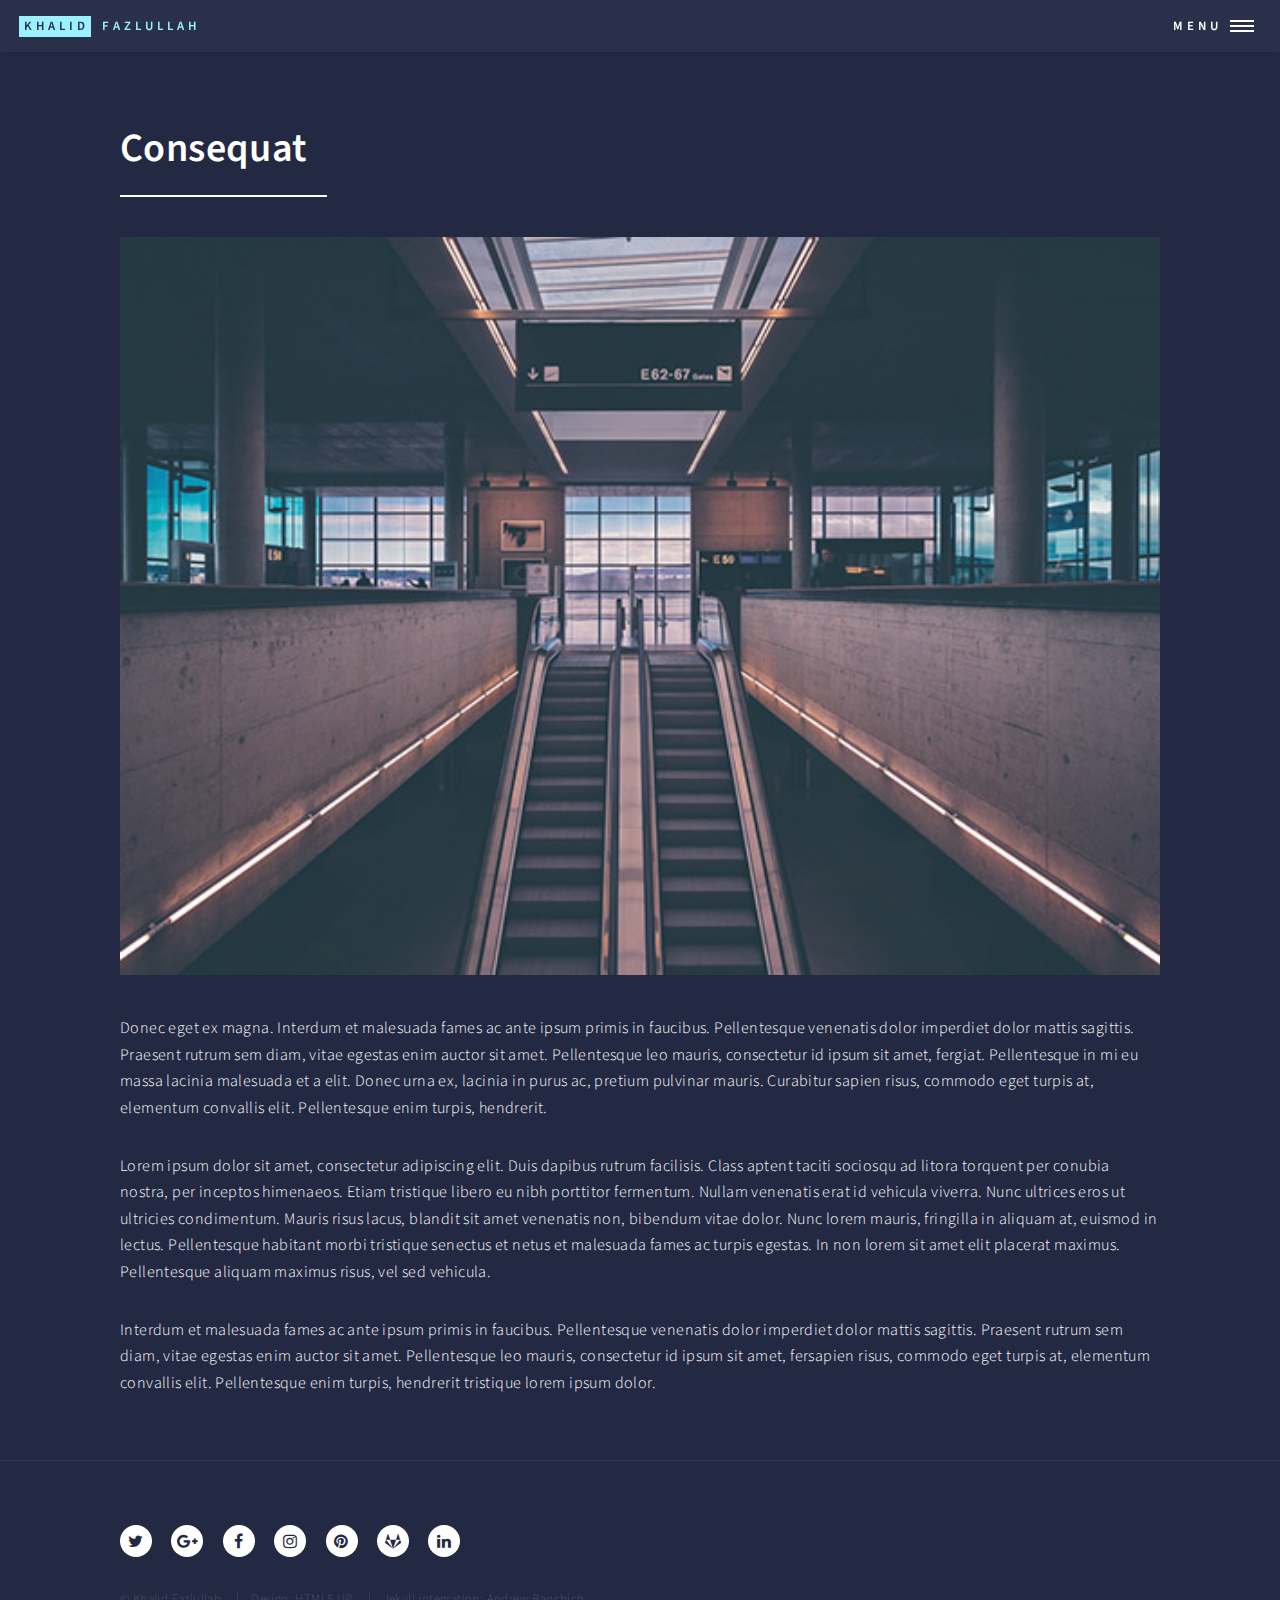
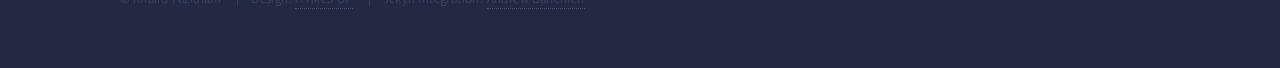
<file: 2016/08/21/consequat.html>
<!DOCTYPE html>
<!--
	Forty by HTML5 UP
	html5up.net | @ajlkn
	Free for personal and commercial use under the CCA 3.0 license (html5up.net/license)
-->
<html>

<head>
	<title>Khalid</title>
	<meta charset="utf-8" />
	<meta name="viewport" content="width=device-width, initial-scale=1, user-scalable=no" />
	<!--[if lte IE 8]><script src="/assets/js/ie/html5shiv.js"></script><![endif]-->
	<link rel="stylesheet" href="/assets/css/main.css" />
	<!--[if lte IE 9]><link rel="stylesheet" href="/assets/css/ie9.css" /><![endif]-->
	<!--[if lte IE 8]><link rel="stylesheet" href="/assets/css/ie8.css" /><![endif]-->
</head>


<body>

    <!-- Wrapper -->
<div id="wrapper">

<!-- Header -->
<header id="header">
	<a href="http://localhost:4000//" class="logo"><strong>Khalid</strong> <span>Fazlullah</span></a>
	<nav>
		<a href="#menu">Menu</a>
	</nav>
</header>

<!-- Menu -->
<nav id="menu">
	<ul class="links">
        
		    
		
		    
		
		    
		
		    
		
		    
		        <li><a href="http://localhost:4000//">Home</a></li>
	    	
		
		    
		
		    
		
		
		    
		
		    
		        <li><a href="http://localhost:4000/all_posts.html">All posts</a></li>
		    
		
		    
		        <li><a href="http://localhost:4000/elements.html">Designer</a></li>
		    
		
		    
		        <li><a href="http://localhost:4000/generic.html">Photographer</a></li>
		    
		
		    
		
		    
		        <li><a href="http://localhost:4000/landing.html">Full Stack Developer</a></li>
		    
		
		    
		
	</ul>
	<ul class="actions vertical">
		<li><a href="#" class="button special fit">Get Started</a></li>
		<li><a href="#" class="button fit">Log In</a></li>
	</ul>
</nav>
 
    
    
<!-- Main -->
<div id="main" class="alt">

<!-- One -->
<section id="one">
	<div class="inner">
		<header class="major">
			<h1>Consequat</h1>
		</header>
		<span class="image main"><img src="/assets/images/pic05.jpg" alt="" /></span>
		<p><p>Donec eget ex magna. Interdum et malesuada fames ac ante ipsum primis in faucibus. Pellentesque venenatis dolor imperdiet dolor mattis sagittis. 
Praesent rutrum sem diam, vitae egestas enim auctor sit amet. Pellentesque leo mauris, consectetur id ipsum sit amet, fergiat. 
Pellentesque in mi eu massa lacinia malesuada et a elit. Donec urna ex, lacinia in purus ac, pretium pulvinar mauris. 
Curabitur sapien risus, commodo eget turpis at, elementum convallis elit. Pellentesque enim turpis, hendrerit.</p>

<p>Lorem ipsum dolor sit amet, consectetur adipiscing elit. Duis dapibus rutrum facilisis. 
Class aptent taciti sociosqu ad litora torquent per conubia nostra, per inceptos himenaeos. Etiam tristique libero eu nibh porttitor fermentum. 
Nullam venenatis erat id vehicula viverra. Nunc ultrices eros ut ultricies condimentum. 
Mauris risus lacus, blandit sit amet venenatis non, bibendum vitae dolor. Nunc lorem mauris, fringilla in aliquam at, euismod in lectus. 
Pellentesque habitant morbi tristique senectus et netus et malesuada fames ac turpis egestas. In non lorem sit amet elit placerat maximus. 
Pellentesque aliquam maximus risus, vel sed vehicula.</p>

<p>Interdum et malesuada fames ac ante ipsum primis in faucibus. Pellentesque venenatis dolor imperdiet dolor mattis sagittis. 
Praesent rutrum sem diam, vitae egestas enim auctor sit amet. Pellentesque leo mauris, consectetur id ipsum sit amet, fersapien risus, commodo eget turpis at, elementum convallis elit. 
Pellentesque enim turpis, hendrerit tristique lorem ipsum dolor.</p>
</p>
	</div>
</section>

</div>

    <!-- Contact -->
<!-- <section id="contact">
	<div class="inner">
		<section>
			<form action="https://formspree.io/khalid@fazlullah.com" method="POST">
				<div class="field half first">
					<label for="name">Name</label>
					<input type="text" name="name" id="name" />
				</div>
				<div class="field half">
					<label for="email">Email</label>
					<input type="text" name="_replyto" id="email" />
				</div>
				<div class="field">
					<label for="message">Message</label>
					<textarea name="message" id="message" rows="6"></textarea>
				</div>
				<ul class="actions">
					<li><input type="submit" value="Send Message" class="special" /></li>
					<li><input type="reset" value="Clear" /></li>
				</ul>
			</form>
		</section>
		<section class="split">
			<section>
				<div class="contact-method">
					<span class="icon alt fa-envelope"></span>
					<h3>Email</h3>
					<a href="#">khalid@fazlullah.com</a>
				</div>
			</section>
			<section>
				<div class="contact-method">
					<span class="icon alt fa-phone"></span>
					<h3>Phone</h3>
					<span>(716) 555-5555</span>
				</div>
			</section>
			<section>
				<div class="contact-method">
					<span class="icon alt fa-home"></span>
					<h3>Address</h3>
					<span>
					
					    1234 Somewhere Road<br />
					
					
					    Nashville,
					
					
					    TN 
					
					
					    55555<br />
					
					
					    United States of America
					
					</span>
				</div>
			</section>
		</section>
	</div>
</section> -->

<!-- Footer -->
	<footer id="footer">
		<div class="inner">
			<ul class="icons">
				
				<li><a href="https://twitter.com/#" class="icon alt fa-twitter" target="_blank"><span class="label">Twitter</span></a></li>
				
				
				<li><a href="https://plus.google.com/103139868438452775980" class="icon alt fa-google-plus" target="_blank"><span class="label">Google+</span></a></li>
				
				
				<li><a href="https://www.facebook.com/khalid78600" class="icon alt fa-facebook" target="_blank"><span class="label">Facebook</span></a></li>
				
				
				<li><a href="https://instagram.com" class="icon alt fa-instagram" target="_blank"><span class="label">Instagram</span></a></li>
				
				
				<li><a href="https://in.pinterest.com/kfazlullah/" class="icon alt fa-pinterest" target="_blank"><span class="label">Pinterest</span></a></li>
				
				
				
				<li><a href="https://gitlab.com/u/khalidfaz" class="icon alt fa-gitlab" target="_blank"><span class="label">GitLab</span></a></li>
				
				
				
				
				<li><a href="https://www.linkedin.com/in/fazlullah" class="icon alt fa-linkedin" target="_blank"><span class="label">LinkedIn</span></a></li>
				
			</ul>
			<ul class="copyright">
				<li>&copy; Khalid Fazlullah</li>
				<li>Design: <a href="https://html5up.net" target="_blank">HTML5 UP</a></li>
				<li>Jekyll integration: <a href="http://andrewbanchi.ch" target="_blank">Andrew Banchich</a></li>

			</ul>
		</div>
	</footer>

</div>

<!-- Scripts -->
	<script src="http://localhost:4000/assets/js/jquery.min.js"></script>
	<script src="http://localhost:4000/assets/js/jquery.scrolly.min.js"></script>
	<script src="http://localhost:4000/assets/js/jquery.scrollex.min.js"></script>
	<script src="http://localhost:4000/assets/js/skel.min.js"></script>
	<script src="http://localhost:4000/assets/js/util.js"></script>
	<!--[if lte IE 8]><script src="http://localhost:4000/assets/js/ie/respond.min.js"></script><![endif]-->
	<script src="http://localhost:4000/assets/js/main.js"></script>


</body>

</html>
</file>
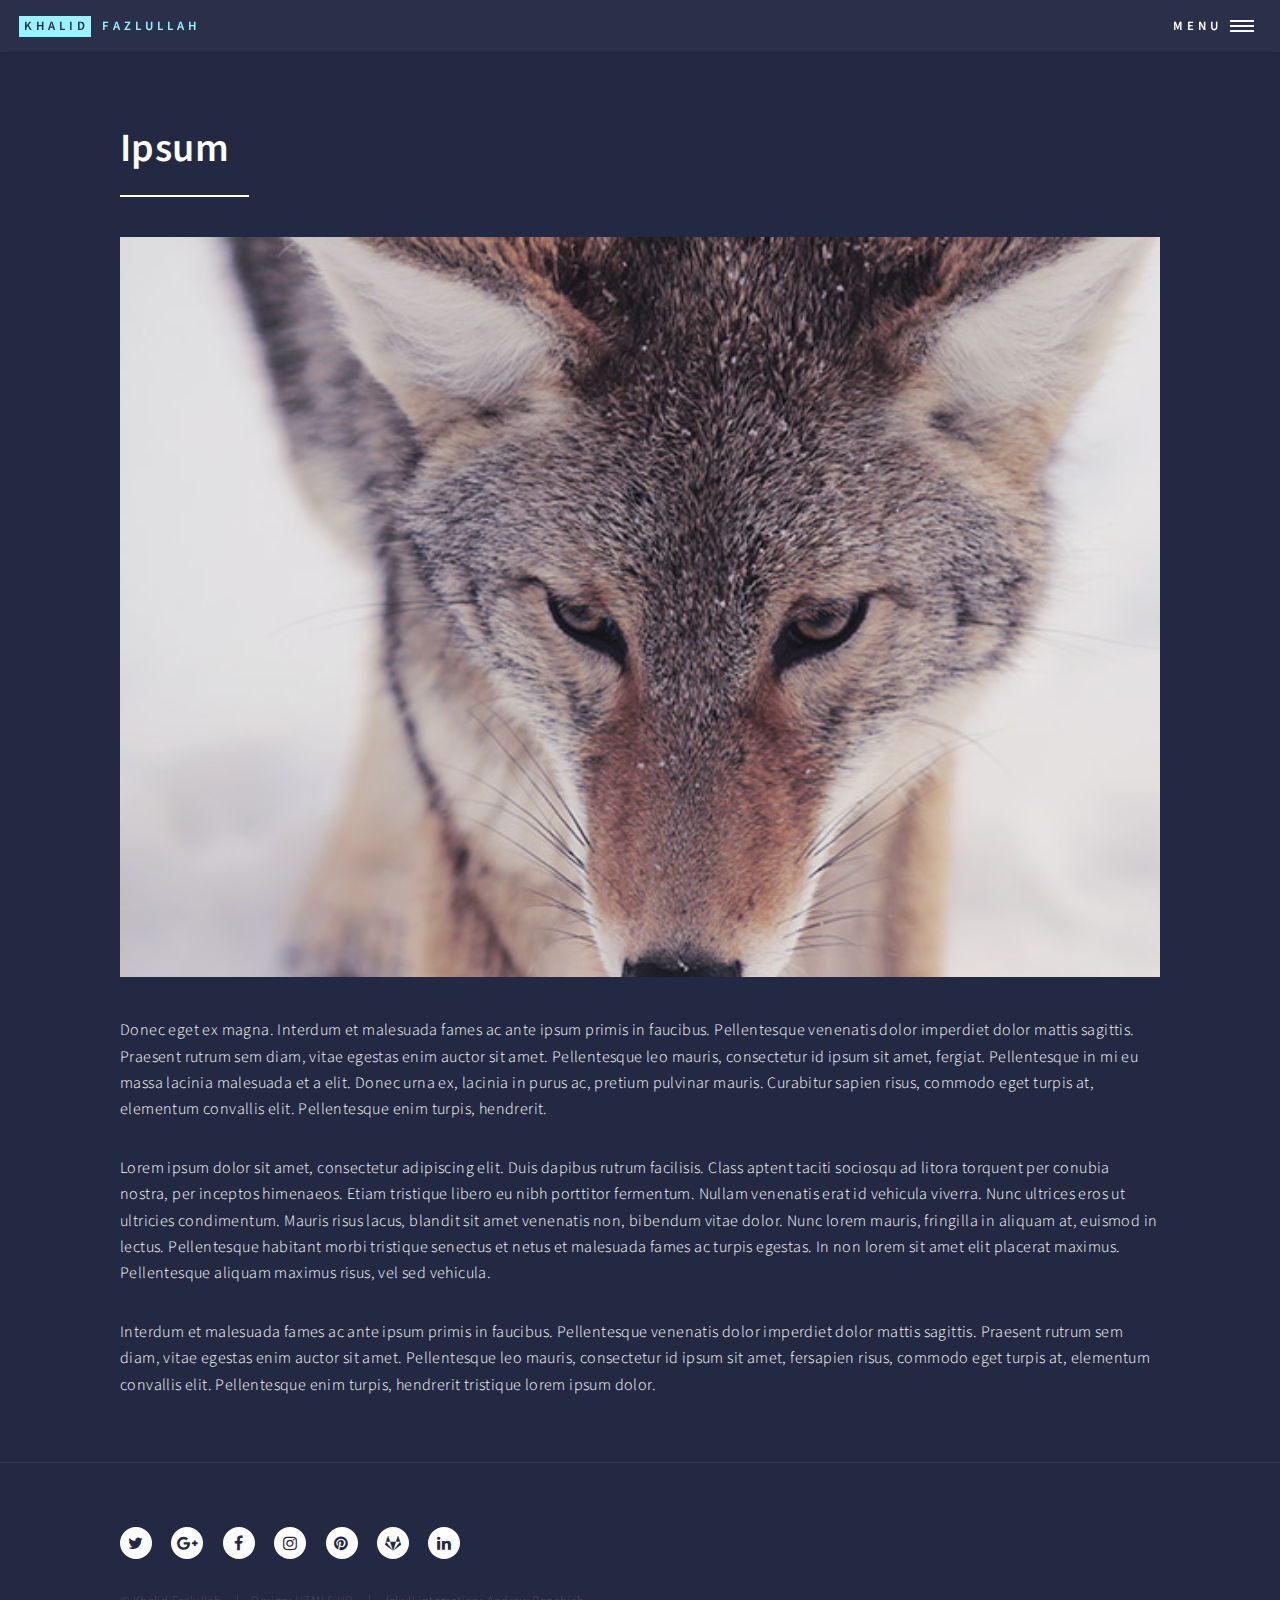
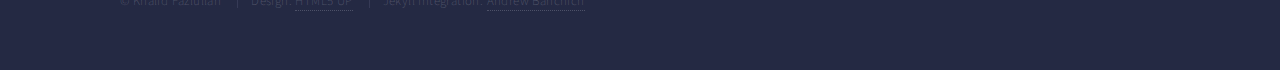
<file: 2016/08/22/ipsum.html>
<!DOCTYPE html>
<!--
	Forty by HTML5 UP
	html5up.net | @ajlkn
	Free for personal and commercial use under the CCA 3.0 license (html5up.net/license)
-->
<html>

<head>
	<title>Khalid</title>
	<meta charset="utf-8" />
	<meta name="viewport" content="width=device-width, initial-scale=1, user-scalable=no" />
	<!--[if lte IE 8]><script src="/assets/js/ie/html5shiv.js"></script><![endif]-->
	<link rel="stylesheet" href="/assets/css/main.css" />
	<!--[if lte IE 9]><link rel="stylesheet" href="/assets/css/ie9.css" /><![endif]-->
	<!--[if lte IE 8]><link rel="stylesheet" href="/assets/css/ie8.css" /><![endif]-->
</head>


<body>

    <!-- Wrapper -->
<div id="wrapper">

<!-- Header -->
<header id="header">
	<a href="http://localhost:4000//" class="logo"><strong>Khalid</strong> <span>Fazlullah</span></a>
	<nav>
		<a href="#menu">Menu</a>
	</nav>
</header>

<!-- Menu -->
<nav id="menu">
	<ul class="links">
        
		    
		
		    
		
		    
		
		    
		
		    
		        <li><a href="http://localhost:4000//">Home</a></li>
	    	
		
		    
		
		    
		
		
		    
		
		    
		        <li><a href="http://localhost:4000/all_posts.html">All posts</a></li>
		    
		
		    
		        <li><a href="http://localhost:4000/elements.html">Designer</a></li>
		    
		
		    
		        <li><a href="http://localhost:4000/generic.html">Photographer</a></li>
		    
		
		    
		
		    
		        <li><a href="http://localhost:4000/landing.html">Full Stack Developer</a></li>
		    
		
		    
		
	</ul>
	<ul class="actions vertical">
		<li><a href="#" class="button special fit">Get Started</a></li>
		<li><a href="#" class="button fit">Log In</a></li>
	</ul>
</nav>
 
    
    
<!-- Main -->
<div id="main" class="alt">

<!-- One -->
<section id="one">
	<div class="inner">
		<header class="major">
			<h1>Ipsum</h1>
		</header>
		<span class="image main"><img src="/assets/images/pic04.jpg" alt="" /></span>
		<p><p>Donec eget ex magna. Interdum et malesuada fames ac ante ipsum primis in faucibus. Pellentesque venenatis dolor imperdiet dolor mattis sagittis. 
Praesent rutrum sem diam, vitae egestas enim auctor sit amet. Pellentesque leo mauris, consectetur id ipsum sit amet, fergiat. 
Pellentesque in mi eu massa lacinia malesuada et a elit. Donec urna ex, lacinia in purus ac, pretium pulvinar mauris. 
Curabitur sapien risus, commodo eget turpis at, elementum convallis elit. Pellentesque enim turpis, hendrerit.</p>

<p>Lorem ipsum dolor sit amet, consectetur adipiscing elit. Duis dapibus rutrum facilisis. 
Class aptent taciti sociosqu ad litora torquent per conubia nostra, per inceptos himenaeos. Etiam tristique libero eu nibh porttitor fermentum. 
Nullam venenatis erat id vehicula viverra. Nunc ultrices eros ut ultricies condimentum. 
Mauris risus lacus, blandit sit amet venenatis non, bibendum vitae dolor. Nunc lorem mauris, fringilla in aliquam at, euismod in lectus. 
Pellentesque habitant morbi tristique senectus et netus et malesuada fames ac turpis egestas. In non lorem sit amet elit placerat maximus. 
Pellentesque aliquam maximus risus, vel sed vehicula.</p>

<p>Interdum et malesuada fames ac ante ipsum primis in faucibus. Pellentesque venenatis dolor imperdiet dolor mattis sagittis. 
Praesent rutrum sem diam, vitae egestas enim auctor sit amet. Pellentesque leo mauris, consectetur id ipsum sit amet, fersapien risus, commodo eget turpis at, elementum convallis elit. 
Pellentesque enim turpis, hendrerit tristique lorem ipsum dolor.</p>
</p>
	</div>
</section>

</div>

    <!-- Contact -->
<!-- <section id="contact">
	<div class="inner">
		<section>
			<form action="https://formspree.io/khalid@fazlullah.com" method="POST">
				<div class="field half first">
					<label for="name">Name</label>
					<input type="text" name="name" id="name" />
				</div>
				<div class="field half">
					<label for="email">Email</label>
					<input type="text" name="_replyto" id="email" />
				</div>
				<div class="field">
					<label for="message">Message</label>
					<textarea name="message" id="message" rows="6"></textarea>
				</div>
				<ul class="actions">
					<li><input type="submit" value="Send Message" class="special" /></li>
					<li><input type="reset" value="Clear" /></li>
				</ul>
			</form>
		</section>
		<section class="split">
			<section>
				<div class="contact-method">
					<span class="icon alt fa-envelope"></span>
					<h3>Email</h3>
					<a href="#">khalid@fazlullah.com</a>
				</div>
			</section>
			<section>
				<div class="contact-method">
					<span class="icon alt fa-phone"></span>
					<h3>Phone</h3>
					<span>(716) 555-5555</span>
				</div>
			</section>
			<section>
				<div class="contact-method">
					<span class="icon alt fa-home"></span>
					<h3>Address</h3>
					<span>
					
					    1234 Somewhere Road<br />
					
					
					    Nashville,
					
					
					    TN 
					
					
					    55555<br />
					
					
					    United States of America
					
					</span>
				</div>
			</section>
		</section>
	</div>
</section> -->

<!-- Footer -->
	<footer id="footer">
		<div class="inner">
			<ul class="icons">
				
				<li><a href="https://twitter.com/#" class="icon alt fa-twitter" target="_blank"><span class="label">Twitter</span></a></li>
				
				
				<li><a href="https://plus.google.com/103139868438452775980" class="icon alt fa-google-plus" target="_blank"><span class="label">Google+</span></a></li>
				
				
				<li><a href="https://www.facebook.com/khalid78600" class="icon alt fa-facebook" target="_blank"><span class="label">Facebook</span></a></li>
				
				
				<li><a href="https://instagram.com" class="icon alt fa-instagram" target="_blank"><span class="label">Instagram</span></a></li>
				
				
				<li><a href="https://in.pinterest.com/kfazlullah/" class="icon alt fa-pinterest" target="_blank"><span class="label">Pinterest</span></a></li>
				
				
				
				<li><a href="https://gitlab.com/u/khalidfaz" class="icon alt fa-gitlab" target="_blank"><span class="label">GitLab</span></a></li>
				
				
				
				
				<li><a href="https://www.linkedin.com/in/fazlullah" class="icon alt fa-linkedin" target="_blank"><span class="label">LinkedIn</span></a></li>
				
			</ul>
			<ul class="copyright">
				<li>&copy; Khalid Fazlullah</li>
				<li>Design: <a href="https://html5up.net" target="_blank">HTML5 UP</a></li>
				<li>Jekyll integration: <a href="http://andrewbanchi.ch" target="_blank">Andrew Banchich</a></li>

			</ul>
		</div>
	</footer>

</div>

<!-- Scripts -->
	<script src="http://localhost:4000/assets/js/jquery.min.js"></script>
	<script src="http://localhost:4000/assets/js/jquery.scrolly.min.js"></script>
	<script src="http://localhost:4000/assets/js/jquery.scrollex.min.js"></script>
	<script src="http://localhost:4000/assets/js/skel.min.js"></script>
	<script src="http://localhost:4000/assets/js/util.js"></script>
	<!--[if lte IE 8]><script src="http://localhost:4000/assets/js/ie/respond.min.js"></script><![endif]-->
	<script src="http://localhost:4000/assets/js/main.js"></script>


</body>

</html>
</file>
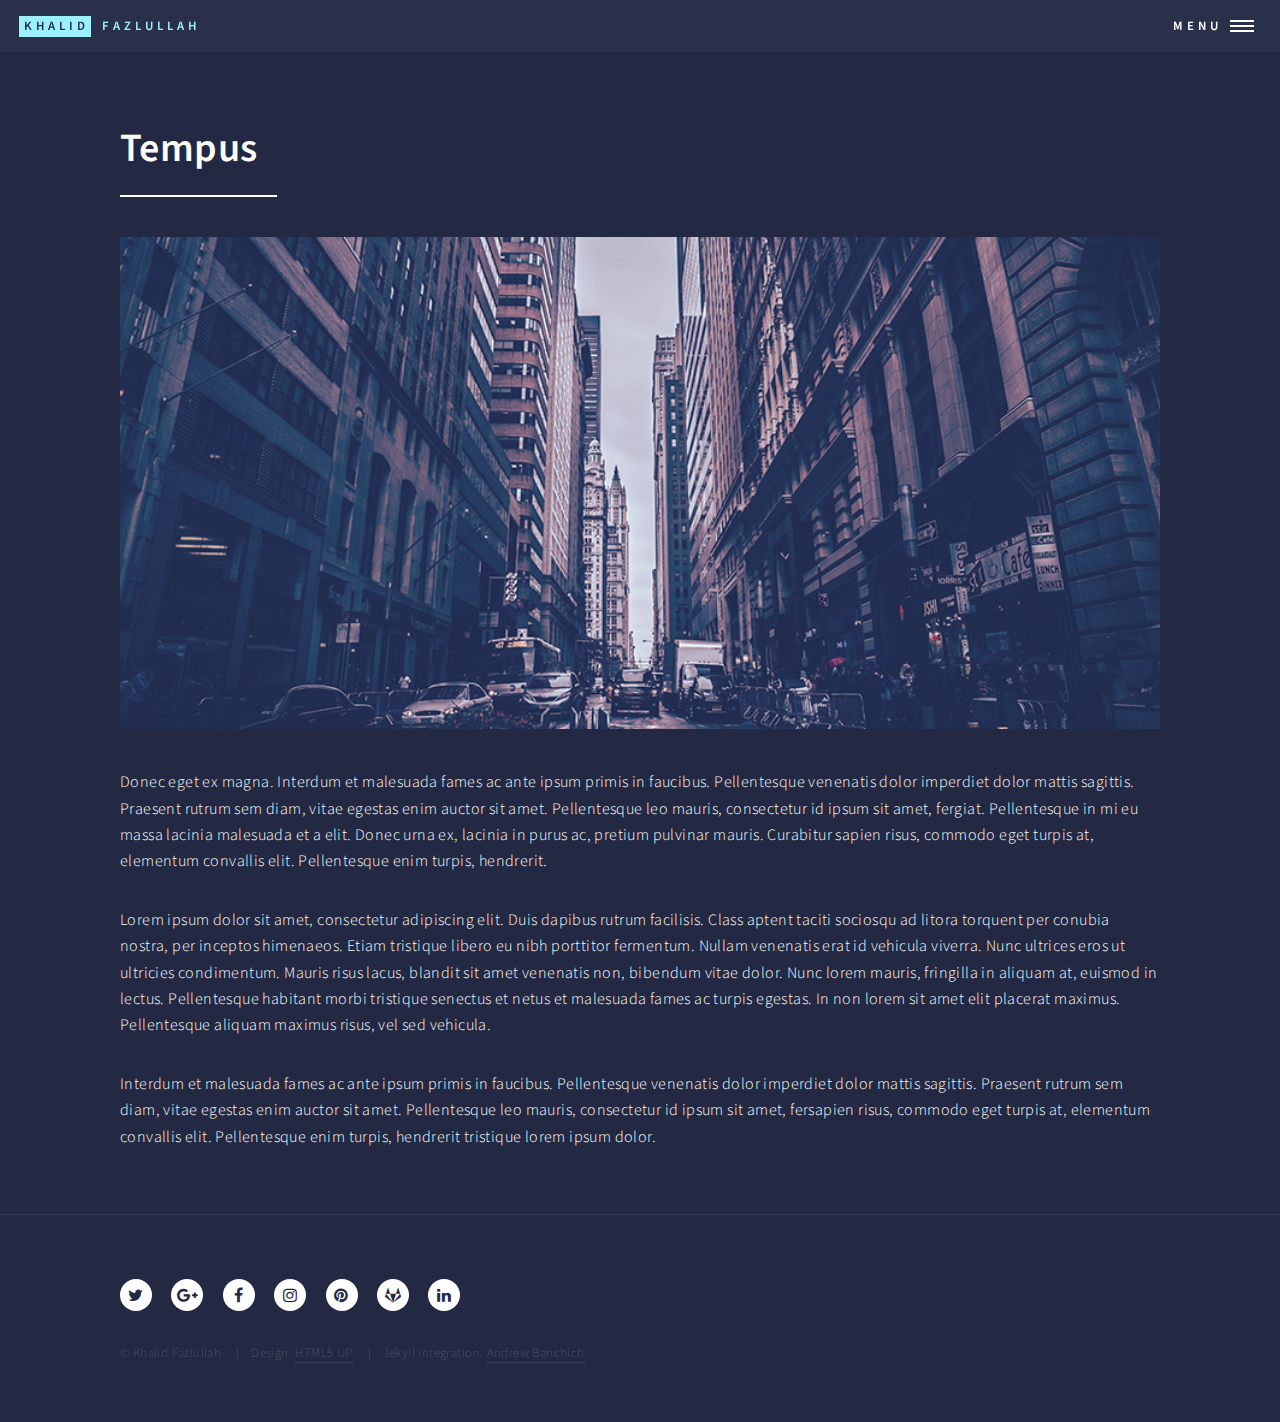
<file: 2016/08/24/tempus.html>
<!DOCTYPE html>
<!--
	Forty by HTML5 UP
	html5up.net | @ajlkn
	Free for personal and commercial use under the CCA 3.0 license (html5up.net/license)
-->
<html>

<head>
	<title>Khalid</title>
	<meta charset="utf-8" />
	<meta name="viewport" content="width=device-width, initial-scale=1, user-scalable=no" />
	<!--[if lte IE 8]><script src="/assets/js/ie/html5shiv.js"></script><![endif]-->
	<link rel="stylesheet" href="/assets/css/main.css" />
	<!--[if lte IE 9]><link rel="stylesheet" href="/assets/css/ie9.css" /><![endif]-->
	<!--[if lte IE 8]><link rel="stylesheet" href="/assets/css/ie8.css" /><![endif]-->
</head>


<body>

    <!-- Wrapper -->
<div id="wrapper">

<!-- Header -->
<header id="header">
	<a href="http://localhost:4000//" class="logo"><strong>Khalid</strong> <span>Fazlullah</span></a>
	<nav>
		<a href="#menu">Menu</a>
	</nav>
</header>

<!-- Menu -->
<nav id="menu">
	<ul class="links">
        
		    
		
		    
		
		    
		
		    
		
		    
		        <li><a href="http://localhost:4000//">Home</a></li>
	    	
		
		    
		
		    
		
		
		    
		
		    
		        <li><a href="http://localhost:4000/all_posts.html">All posts</a></li>
		    
		
		    
		        <li><a href="http://localhost:4000/elements.html">Designer</a></li>
		    
		
		    
		        <li><a href="http://localhost:4000/generic.html">Photographer</a></li>
		    
		
		    
		
		    
		        <li><a href="http://localhost:4000/landing.html">Full Stack Developer</a></li>
		    
		
		    
		
	</ul>
	<ul class="actions vertical">
		<li><a href="#" class="button special fit">Get Started</a></li>
		<li><a href="#" class="button fit">Log In</a></li>
	</ul>
</nav>
 
    
    
<!-- Main -->
<div id="main" class="alt">

<!-- One -->
<section id="one">
	<div class="inner">
		<header class="major">
			<h1>Tempus</h1>
		</header>
		<span class="image main"><img src="/assets/images/pic02.jpg" alt="" /></span>
		<p><p>Donec eget ex magna. Interdum et malesuada fames ac ante ipsum primis in faucibus. Pellentesque venenatis dolor imperdiet dolor mattis sagittis. 
Praesent rutrum sem diam, vitae egestas enim auctor sit amet. Pellentesque leo mauris, consectetur id ipsum sit amet, fergiat. 
Pellentesque in mi eu massa lacinia malesuada et a elit. Donec urna ex, lacinia in purus ac, pretium pulvinar mauris. 
Curabitur sapien risus, commodo eget turpis at, elementum convallis elit. Pellentesque enim turpis, hendrerit.</p>

<p>Lorem ipsum dolor sit amet, consectetur adipiscing elit. Duis dapibus rutrum facilisis. 
Class aptent taciti sociosqu ad litora torquent per conubia nostra, per inceptos himenaeos. Etiam tristique libero eu nibh porttitor fermentum. 
Nullam venenatis erat id vehicula viverra. Nunc ultrices eros ut ultricies condimentum. 
Mauris risus lacus, blandit sit amet venenatis non, bibendum vitae dolor. Nunc lorem mauris, fringilla in aliquam at, euismod in lectus. 
Pellentesque habitant morbi tristique senectus et netus et malesuada fames ac turpis egestas. In non lorem sit amet elit placerat maximus. 
Pellentesque aliquam maximus risus, vel sed vehicula.</p>

<p>Interdum et malesuada fames ac ante ipsum primis in faucibus. Pellentesque venenatis dolor imperdiet dolor mattis sagittis. 
Praesent rutrum sem diam, vitae egestas enim auctor sit amet. Pellentesque leo mauris, consectetur id ipsum sit amet, fersapien risus, commodo eget turpis at, elementum convallis elit. 
Pellentesque enim turpis, hendrerit tristique lorem ipsum dolor.</p>
</p>
	</div>
</section>

</div>

    <!-- Contact -->
<!-- <section id="contact">
	<div class="inner">
		<section>
			<form action="https://formspree.io/khalid@fazlullah.com" method="POST">
				<div class="field half first">
					<label for="name">Name</label>
					<input type="text" name="name" id="name" />
				</div>
				<div class="field half">
					<label for="email">Email</label>
					<input type="text" name="_replyto" id="email" />
				</div>
				<div class="field">
					<label for="message">Message</label>
					<textarea name="message" id="message" rows="6"></textarea>
				</div>
				<ul class="actions">
					<li><input type="submit" value="Send Message" class="special" /></li>
					<li><input type="reset" value="Clear" /></li>
				</ul>
			</form>
		</section>
		<section class="split">
			<section>
				<div class="contact-method">
					<span class="icon alt fa-envelope"></span>
					<h3>Email</h3>
					<a href="#">khalid@fazlullah.com</a>
				</div>
			</section>
			<section>
				<div class="contact-method">
					<span class="icon alt fa-phone"></span>
					<h3>Phone</h3>
					<span>(716) 555-5555</span>
				</div>
			</section>
			<section>
				<div class="contact-method">
					<span class="icon alt fa-home"></span>
					<h3>Address</h3>
					<span>
					
					    1234 Somewhere Road<br />
					
					
					    Nashville,
					
					
					    TN 
					
					
					    55555<br />
					
					
					    United States of America
					
					</span>
				</div>
			</section>
		</section>
	</div>
</section> -->

<!-- Footer -->
	<footer id="footer">
		<div class="inner">
			<ul class="icons">
				
				<li><a href="https://twitter.com/#" class="icon alt fa-twitter" target="_blank"><span class="label">Twitter</span></a></li>
				
				
				<li><a href="https://plus.google.com/103139868438452775980" class="icon alt fa-google-plus" target="_blank"><span class="label">Google+</span></a></li>
				
				
				<li><a href="https://www.facebook.com/khalid78600" class="icon alt fa-facebook" target="_blank"><span class="label">Facebook</span></a></li>
				
				
				<li><a href="https://instagram.com" class="icon alt fa-instagram" target="_blank"><span class="label">Instagram</span></a></li>
				
				
				<li><a href="https://in.pinterest.com/kfazlullah/" class="icon alt fa-pinterest" target="_blank"><span class="label">Pinterest</span></a></li>
				
				
				
				<li><a href="https://gitlab.com/u/khalidfaz" class="icon alt fa-gitlab" target="_blank"><span class="label">GitLab</span></a></li>
				
				
				
				
				<li><a href="https://www.linkedin.com/in/fazlullah" class="icon alt fa-linkedin" target="_blank"><span class="label">LinkedIn</span></a></li>
				
			</ul>
			<ul class="copyright">
				<li>&copy; Khalid Fazlullah</li>
				<li>Design: <a href="https://html5up.net" target="_blank">HTML5 UP</a></li>
				<li>Jekyll integration: <a href="http://andrewbanchi.ch" target="_blank">Andrew Banchich</a></li>

			</ul>
		</div>
	</footer>

</div>

<!-- Scripts -->
	<script src="http://localhost:4000/assets/js/jquery.min.js"></script>
	<script src="http://localhost:4000/assets/js/jquery.scrolly.min.js"></script>
	<script src="http://localhost:4000/assets/js/jquery.scrollex.min.js"></script>
	<script src="http://localhost:4000/assets/js/skel.min.js"></script>
	<script src="http://localhost:4000/assets/js/util.js"></script>
	<!--[if lte IE 8]><script src="http://localhost:4000/assets/js/ie/respond.min.js"></script><![endif]-->
	<script src="http://localhost:4000/assets/js/main.js"></script>


</body>

</html>
</file>
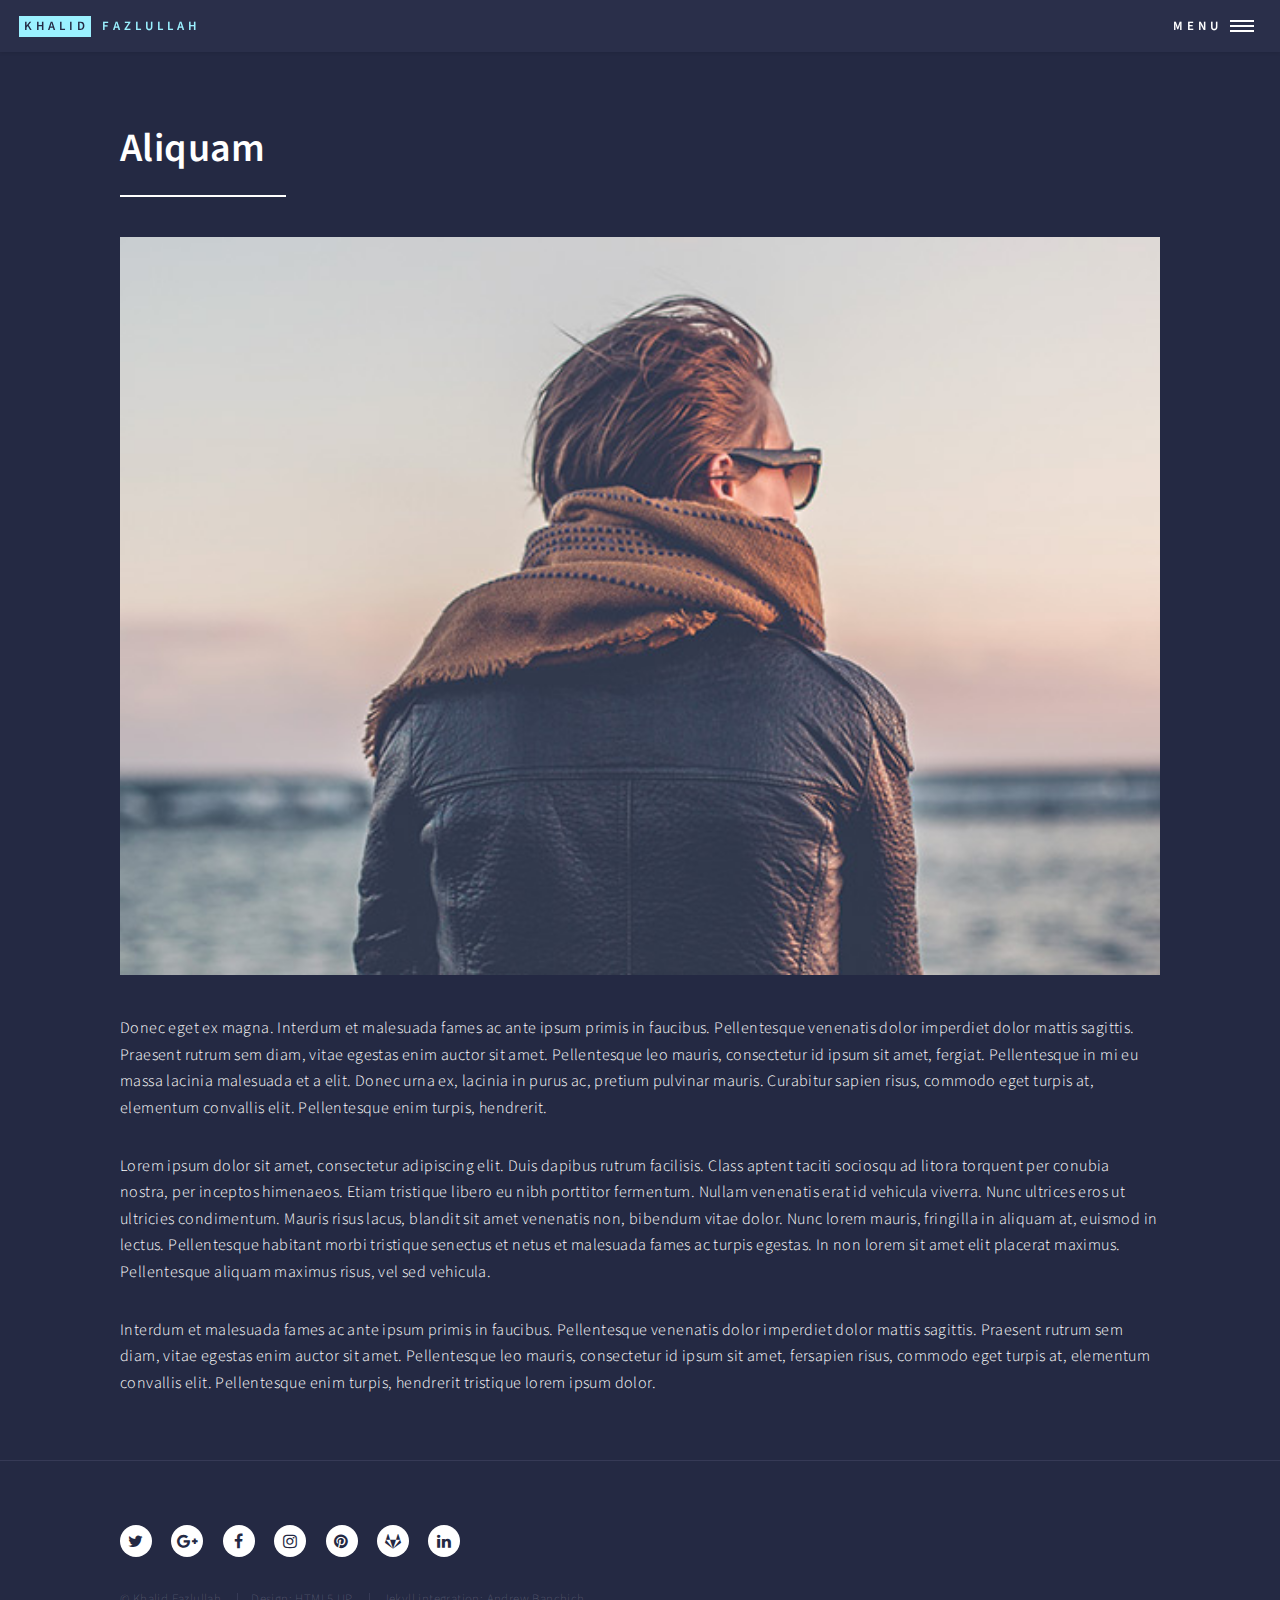
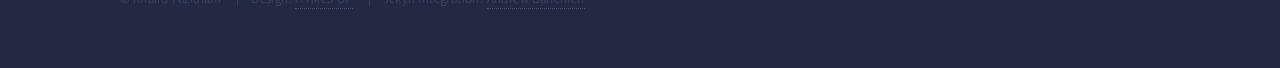
<file: 2016/08/25/aliquam.html>
<!DOCTYPE html>
<!--
	Forty by HTML5 UP
	html5up.net | @ajlkn
	Free for personal and commercial use under the CCA 3.0 license (html5up.net/license)
-->
<html>

<head>
	<title>Khalid</title>
	<meta charset="utf-8" />
	<meta name="viewport" content="width=device-width, initial-scale=1, user-scalable=no" />
	<!--[if lte IE 8]><script src="/assets/js/ie/html5shiv.js"></script><![endif]-->
	<link rel="stylesheet" href="/assets/css/main.css" />
	<!--[if lte IE 9]><link rel="stylesheet" href="/assets/css/ie9.css" /><![endif]-->
	<!--[if lte IE 8]><link rel="stylesheet" href="/assets/css/ie8.css" /><![endif]-->
</head>


<body>

    <!-- Wrapper -->
<div id="wrapper">

<!-- Header -->
<header id="header">
	<a href="http://localhost:4000//" class="logo"><strong>Khalid</strong> <span>Fazlullah</span></a>
	<nav>
		<a href="#menu">Menu</a>
	</nav>
</header>

<!-- Menu -->
<nav id="menu">
	<ul class="links">
        
		    
		
		    
		
		    
		
		    
		
		    
		        <li><a href="http://localhost:4000//">Home</a></li>
	    	
		
		    
		
		    
		
		
		    
		
		    
		        <li><a href="http://localhost:4000/all_posts.html">All posts</a></li>
		    
		
		    
		        <li><a href="http://localhost:4000/elements.html">Designer</a></li>
		    
		
		    
		        <li><a href="http://localhost:4000/generic.html">Photographer</a></li>
		    
		
		    
		
		    
		        <li><a href="http://localhost:4000/landing.html">Full Stack Developer</a></li>
		    
		
		    
		
	</ul>
	<ul class="actions vertical">
		<li><a href="#" class="button special fit">Get Started</a></li>
		<li><a href="#" class="button fit">Log In</a></li>
	</ul>
</nav>
 
    
    
<!-- Main -->
<div id="main" class="alt">

<!-- One -->
<section id="one">
	<div class="inner">
		<header class="major">
			<h1>Aliquam</h1>
		</header>
		<span class="image main"><img src="/assets/images/pic01.jpg" alt="" /></span>
		<p><p>Donec eget ex magna. Interdum et malesuada fames ac ante ipsum primis in faucibus. Pellentesque venenatis dolor imperdiet dolor mattis sagittis. 
Praesent rutrum sem diam, vitae egestas enim auctor sit amet. Pellentesque leo mauris, consectetur id ipsum sit amet, fergiat. 
Pellentesque in mi eu massa lacinia malesuada et a elit. Donec urna ex, lacinia in purus ac, pretium pulvinar mauris. 
Curabitur sapien risus, commodo eget turpis at, elementum convallis elit. Pellentesque enim turpis, hendrerit.</p>

<p>Lorem ipsum dolor sit amet, consectetur adipiscing elit. Duis dapibus rutrum facilisis. 
Class aptent taciti sociosqu ad litora torquent per conubia nostra, per inceptos himenaeos. Etiam tristique libero eu nibh porttitor fermentum. 
Nullam venenatis erat id vehicula viverra. Nunc ultrices eros ut ultricies condimentum. 
Mauris risus lacus, blandit sit amet venenatis non, bibendum vitae dolor. Nunc lorem mauris, fringilla in aliquam at, euismod in lectus. 
Pellentesque habitant morbi tristique senectus et netus et malesuada fames ac turpis egestas. In non lorem sit amet elit placerat maximus. 
Pellentesque aliquam maximus risus, vel sed vehicula.</p>

<p>Interdum et malesuada fames ac ante ipsum primis in faucibus. Pellentesque venenatis dolor imperdiet dolor mattis sagittis. 
Praesent rutrum sem diam, vitae egestas enim auctor sit amet. Pellentesque leo mauris, consectetur id ipsum sit amet, fersapien risus, commodo eget turpis at, elementum convallis elit. 
Pellentesque enim turpis, hendrerit tristique lorem ipsum dolor.</p>
</p>
	</div>
</section>

</div>

    <!-- Contact -->
<!-- <section id="contact">
	<div class="inner">
		<section>
			<form action="https://formspree.io/khalid@fazlullah.com" method="POST">
				<div class="field half first">
					<label for="name">Name</label>
					<input type="text" name="name" id="name" />
				</div>
				<div class="field half">
					<label for="email">Email</label>
					<input type="text" name="_replyto" id="email" />
				</div>
				<div class="field">
					<label for="message">Message</label>
					<textarea name="message" id="message" rows="6"></textarea>
				</div>
				<ul class="actions">
					<li><input type="submit" value="Send Message" class="special" /></li>
					<li><input type="reset" value="Clear" /></li>
				</ul>
			</form>
		</section>
		<section class="split">
			<section>
				<div class="contact-method">
					<span class="icon alt fa-envelope"></span>
					<h3>Email</h3>
					<a href="#">khalid@fazlullah.com</a>
				</div>
			</section>
			<section>
				<div class="contact-method">
					<span class="icon alt fa-phone"></span>
					<h3>Phone</h3>
					<span>(716) 555-5555</span>
				</div>
			</section>
			<section>
				<div class="contact-method">
					<span class="icon alt fa-home"></span>
					<h3>Address</h3>
					<span>
					
					    1234 Somewhere Road<br />
					
					
					    Nashville,
					
					
					    TN 
					
					
					    55555<br />
					
					
					    United States of America
					
					</span>
				</div>
			</section>
		</section>
	</div>
</section> -->

<!-- Footer -->
	<footer id="footer">
		<div class="inner">
			<ul class="icons">
				
				<li><a href="https://twitter.com/#" class="icon alt fa-twitter" target="_blank"><span class="label">Twitter</span></a></li>
				
				
				<li><a href="https://plus.google.com/103139868438452775980" class="icon alt fa-google-plus" target="_blank"><span class="label">Google+</span></a></li>
				
				
				<li><a href="https://www.facebook.com/khalid78600" class="icon alt fa-facebook" target="_blank"><span class="label">Facebook</span></a></li>
				
				
				<li><a href="https://instagram.com" class="icon alt fa-instagram" target="_blank"><span class="label">Instagram</span></a></li>
				
				
				<li><a href="https://in.pinterest.com/kfazlullah/" class="icon alt fa-pinterest" target="_blank"><span class="label">Pinterest</span></a></li>
				
				
				
				<li><a href="https://gitlab.com/u/khalidfaz" class="icon alt fa-gitlab" target="_blank"><span class="label">GitLab</span></a></li>
				
				
				
				
				<li><a href="https://www.linkedin.com/in/fazlullah" class="icon alt fa-linkedin" target="_blank"><span class="label">LinkedIn</span></a></li>
				
			</ul>
			<ul class="copyright">
				<li>&copy; Khalid Fazlullah</li>
				<li>Design: <a href="https://html5up.net" target="_blank">HTML5 UP</a></li>
				<li>Jekyll integration: <a href="http://andrewbanchi.ch" target="_blank">Andrew Banchich</a></li>

			</ul>
		</div>
	</footer>

</div>

<!-- Scripts -->
	<script src="http://localhost:4000/assets/js/jquery.min.js"></script>
	<script src="http://localhost:4000/assets/js/jquery.scrolly.min.js"></script>
	<script src="http://localhost:4000/assets/js/jquery.scrollex.min.js"></script>
	<script src="http://localhost:4000/assets/js/skel.min.js"></script>
	<script src="http://localhost:4000/assets/js/util.js"></script>
	<!--[if lte IE 8]><script src="http://localhost:4000/assets/js/ie/respond.min.js"></script><![endif]-->
	<script src="http://localhost:4000/assets/js/main.js"></script>


</body>

</html>
</file>
<file: assets/css/main.css>
@import url(font-awesome.min.css);@import url("https://fonts.googleapis.com/css?family=Source+Sans+Pro:300,300italic,600,600italic");html,body,div,span,applet,object,iframe,h1,h2,h3,h4,h5,h6,p,blockquote,pre,a,abbr,acronym,address,big,cite,code,del,dfn,em,img,ins,kbd,q,s,samp,small,strike,strong,sub,sup,tt,var,b,u,i,center,dl,dt,dd,ol,ul,li,fieldset,form,label,legend,table,caption,tbody,tfoot,thead,tr,th,td,article,aside,canvas,details,embed,figure,figcaption,footer,header,hgroup,menu,nav,output,ruby,section,summary,time,mark,audio,video{margin:0;padding:0;border:0;font-size:100%;font:inherit;vertical-align:baseline}article,aside,details,figcaption,figure,footer,header,hgroup,menu,nav,section{display:block}body{line-height:1}ol,ul{list-style:none}blockquote,q{quotes:none}blockquote:before,blockquote:after,q:before,q:after{content:'';content:none}table{border-collapse:collapse;border-spacing:0}body{-webkit-text-size-adjust:none}*,*:before,*:after{-moz-box-sizing:border-box;-webkit-box-sizing:border-box;box-sizing:border-box}.row{border-bottom:solid 1px transparent;-moz-box-sizing:border-box;-webkit-box-sizing:border-box;box-sizing:border-box}.row>*{float:left;-moz-box-sizing:border-box;-webkit-box-sizing:border-box;box-sizing:border-box}.row:after,.row:before{content:'';display:block;clear:both;height:0}.row.uniform>*>:first-child{margin-top:0}.row.uniform>*>:last-child{margin-bottom:0}.row.\30 \%>*{padding:0 0 0 0em}.row.\30 \%{margin:0 0 -1px 0em}.row.uniform.\30 \%>*{padding:0em 0 0 0em}.row.uniform.\30 \%{margin:0em 0 -1px 0em}.row>*{padding:0 0 0 2em}.row{margin:0 0 -1px -2em}.row.uniform>*{padding:2em 0 0 2em}.row.uniform{margin:-2em 0 -1px -2em}.row.\32 00\%>*{padding:0 0 0 4em}.row.\32 00\%{margin:0 0 -1px -4em}.row.uniform.\32 00\%>*{padding:4em 0 0 4em}.row.uniform.\32 00\%{margin:-4em 0 -1px -4em}.row.\31 50\%>*{padding:0 0 0 3em}.row.\31 50\%{margin:0 0 -1px -3em}.row.uniform.\31 50\%>*{padding:3em 0 0 3em}.row.uniform.\31 50\%{margin:-3em 0 -1px -3em}.row.\35 0\%>*{padding:0 0 0 1em}.row.\35 0\%{margin:0 0 -1px -1em}.row.uniform.\35 0\%>*{padding:1em 0 0 1em}.row.uniform.\35 0\%{margin:-1em 0 -1px -1em}.row.\32 5\%>*{padding:0 0 0 .5em}.row.\32 5\%{margin:0 0 -1px -.5em}.row.uniform.\32 5\%>*{padding:.5em 0 0 .5em}.row.uniform.\32 5\%{margin:-.5em 0 -1px -.5em}.\31 2u,.\31 2u\${width:100%;clear:none;margin-left:0}.\31 1u,.\31 1u\${width:91.6666666667%;clear:none;margin-left:0}.\31 0u,.\31 0u\${width:83.3333333333%;clear:none;margin-left:0}.\39 u,.\39 u\${width:75%;clear:none;margin-left:0}.\38 u,.\38 u\${width:66.6666666667%;clear:none;margin-left:0}.\37 u,.\37 u\${width:58.3333333333%;clear:none;margin-left:0}.\36 u,.\36 u\${width:50%;clear:none;margin-left:0}.\35 u,.\35 u\${width:41.6666666667%;clear:none;margin-left:0}.\34 u,.\34 u\${width:33.3333333333%;clear:none;margin-left:0}.\33 u,.\33 u\${width:25%;clear:none;margin-left:0}.\32 u,.\32 u\${width:16.6666666667%;clear:none;margin-left:0}.\31 u,.\31 u\${width:8.3333333333%;clear:none;margin-left:0}.\31 2u\$+*,.\31 1u\$+*,.\31 0u\$+*,.\39 u\$+*,.\38 u\$+*,.\37 u\$+*,.\36 u\$+*,.\35 u\$+*,.\34 u\$+*,.\33 u\$+*,.\32 u\$+*,.\31 u\$+*{clear:left}.\-11u{margin-left:91.6666666667%}.\-10u{margin-left:83.3333333333%}.\-9u{margin-left:75%}.\-8u{margin-left:66.6666666667%}.\-7u{margin-left:58.3333333333%}.\-6u{margin-left:50%}.\-5u{margin-left:41.6666666667%}.\-4u{margin-left:33.3333333333%}.\-3u{margin-left:25%}.\-2u{margin-left:16.6666666667%}.\-1u{margin-left:8.3333333333%}@media screen and (max-width: 1680px){.row>*{padding:0 0 0 2em}.row{margin:0 0 -1px -2em}.row.uniform>*{padding:2em 0 0 2em}.row.uniform{margin:-2em 0 -1px -2em}.row.\32 00\%>*{padding:0 0 0 4em}.row.\32 00\%{margin:0 0 -1px -4em}.row.uniform.\32 00\%>*{padding:4em 0 0 4em}.row.uniform.\32 00\%{margin:-4em 0 -1px -4em}.row.\31 50\%>*{padding:0 0 0 3em}.row.\31 50\%{margin:0 0 -1px -3em}.row.uniform.\31 50\%>*{padding:3em 0 0 3em}.row.uniform.\31 50\%{margin:-3em 0 -1px -3em}.row.\35 0\%>*{padding:0 0 0 1em}.row.\35 0\%{margin:0 0 -1px -1em}.row.uniform.\35 0\%>*{padding:1em 0 0 1em}.row.uniform.\35 0\%{margin:-1em 0 -1px -1em}.row.\32 5\%>*{padding:0 0 0 .5em}.row.\32 5\%{margin:0 0 -1px -.5em}.row.uniform.\32 5\%>*{padding:.5em 0 0 .5em}.row.uniform.\32 5\%{margin:-.5em 0 -1px -.5em}.\31 2u\(xlarge\),.\31 2u\$\(xlarge\){width:100%;clear:none;margin-left:0}.\31 1u\(xlarge\),.\31 1u\$\(xlarge\){width:91.6666666667%;clear:none;margin-left:0}.\31 0u\(xlarge\),.\31 0u\$\(xlarge\){width:83.3333333333%;clear:none;margin-left:0}.\39 u\(xlarge\),.\39 u\$\(xlarge\){width:75%;clear:none;margin-left:0}.\38 u\(xlarge\),.\38 u\$\(xlarge\){width:66.6666666667%;clear:none;margin-left:0}.\37 u\(xlarge\),.\37 u\$\(xlarge\){width:58.3333333333%;clear:none;margin-left:0}.\36 u\(xlarge\),.\36 u\$\(xlarge\){width:50%;clear:none;margin-left:0}.\35 u\(xlarge\),.\35 u\$\(xlarge\){width:41.6666666667%;clear:none;margin-left:0}.\34 u\(xlarge\),.\34 u\$\(xlarge\){width:33.3333333333%;clear:none;margin-left:0}.\33 u\(xlarge\),.\33 u\$\(xlarge\){width:25%;clear:none;margin-left:0}.\32 u\(xlarge\),.\32 u\$\(xlarge\){width:16.6666666667%;clear:none;margin-left:0}.\31 u\(xlarge\),.\31 u\$\(xlarge\){width:8.3333333333%;clear:none;margin-left:0}.\31 2u\$\(xlarge\)+*,.\31 1u\$\(xlarge\)+*,.\31 0u\$\(xlarge\)+*,.\39 u\$\(xlarge\)+*,.\38 u\$\(xlarge\)+*,.\37 u\$\(xlarge\)+*,.\36 u\$\(xlarge\)+*,.\35 u\$\(xlarge\)+*,.\34 u\$\(xlarge\)+*,.\33 u\$\(xlarge\)+*,.\32 u\$\(xlarge\)+*,.\31 u\$\(xlarge\)+*{clear:left}.\-11u\(xlarge\){margin-left:91.6666666667%}.\-10u\(xlarge\){margin-left:83.3333333333%}.\-9u\(xlarge\){margin-left:75%}.\-8u\(xlarge\){margin-left:66.6666666667%}.\-7u\(xlarge\){margin-left:58.3333333333%}.\-6u\(xlarge\){margin-left:50%}.\-5u\(xlarge\){margin-left:41.6666666667%}.\-4u\(xlarge\){margin-left:33.3333333333%}.\-3u\(xlarge\){margin-left:25%}.\-2u\(xlarge\){margin-left:16.6666666667%}.\-1u\(xlarge\){margin-left:8.3333333333%}}@media screen and (max-width: 1280px){.row>*{padding:0 0 0 1.5em}.row{margin:0 0 -1px -1.5em}.row.uniform>*{padding:1.5em 0 0 1.5em}.row.uniform{margin:-1.5em 0 -1px -1.5em}.row.\32 00\%>*{padding:0 0 0 3em}.row.\32 00\%{margin:0 0 -1px -3em}.row.uniform.\32 00\%>*{padding:3em 0 0 3em}.row.uniform.\32 00\%{margin:-3em 0 -1px -3em}.row.\31 50\%>*{padding:0 0 0 2.25em}.row.\31 50\%{margin:0 0 -1px -2.25em}.row.uniform.\31 50\%>*{padding:2.25em 0 0 2.25em}.row.uniform.\31 50\%{margin:-2.25em 0 -1px -2.25em}.row.\35 0\%>*{padding:0 0 0 .75em}.row.\35 0\%{margin:0 0 -1px -.75em}.row.uniform.\35 0\%>*{padding:.75em 0 0 .75em}.row.uniform.\35 0\%{margin:-.75em 0 -1px -.75em}.row.\32 5\%>*{padding:0 0 0 .375em}.row.\32 5\%{margin:0 0 -1px -.375em}.row.uniform.\32 5\%>*{padding:.375em 0 0 .375em}.row.uniform.\32 5\%{margin:-.375em 0 -1px -.375em}.\31 2u\(large\),.\31 2u\$\(large\){width:100%;clear:none;margin-left:0}.\31 1u\(large\),.\31 1u\$\(large\){width:91.6666666667%;clear:none;margin-left:0}.\31 0u\(large\),.\31 0u\$\(large\){width:83.3333333333%;clear:none;margin-left:0}.\39 u\(large\),.\39 u\$\(large\){width:75%;clear:none;margin-left:0}.\38 u\(large\),.\38 u\$\(large\){width:66.6666666667%;clear:none;margin-left:0}.\37 u\(large\),.\37 u\$\(large\){width:58.3333333333%;clear:none;margin-left:0}.\36 u\(large\),.\36 u\$\(large\){width:50%;clear:none;margin-left:0}.\35 u\(large\),.\35 u\$\(large\){width:41.6666666667%;clear:none;margin-left:0}.\34 u\(large\),.\34 u\$\(large\){width:33.3333333333%;clear:none;margin-left:0}.\33 u\(large\),.\33 u\$\(large\){width:25%;clear:none;margin-left:0}.\32 u\(large\),.\32 u\$\(large\){width:16.6666666667%;clear:none;margin-left:0}.\31 u\(large\),.\31 u\$\(large\){width:8.3333333333%;clear:none;margin-left:0}.\31 2u\$\(large\)+*,.\31 1u\$\(large\)+*,.\31 0u\$\(large\)+*,.\39 u\$\(large\)+*,.\38 u\$\(large\)+*,.\37 u\$\(large\)+*,.\36 u\$\(large\)+*,.\35 u\$\(large\)+*,.\34 u\$\(large\)+*,.\33 u\$\(large\)+*,.\32 u\$\(large\)+*,.\31 u\$\(large\)+*{clear:left}.\-11u\(large\){margin-left:91.6666666667%}.\-10u\(large\){margin-left:83.3333333333%}.\-9u\(large\){margin-left:75%}.\-8u\(large\){margin-left:66.6666666667%}.\-7u\(large\){margin-left:58.3333333333%}.\-6u\(large\){margin-left:50%}.\-5u\(large\){margin-left:41.6666666667%}.\-4u\(large\){margin-left:33.3333333333%}.\-3u\(large\){margin-left:25%}.\-2u\(large\){margin-left:16.6666666667%}.\-1u\(large\){margin-left:8.3333333333%}}@media screen and (max-width: 980px){.row>*{padding:0 0 0 1.5em}.row{margin:0 0 -1px -1.5em}.row.uniform>*{padding:1.5em 0 0 1.5em}.row.uniform{margin:-1.5em 0 -1px -1.5em}.row.\32 00\%>*{padding:0 0 0 3em}.row.\32 00\%{margin:0 0 -1px -3em}.row.uniform.\32 00\%>*{padding:3em 0 0 3em}.row.uniform.\32 00\%{margin:-3em 0 -1px -3em}.row.\31 50\%>*{padding:0 0 0 2.25em}.row.\31 50\%{margin:0 0 -1px -2.25em}.row.uniform.\31 50\%>*{padding:2.25em 0 0 2.25em}.row.uniform.\31 50\%{margin:-2.25em 0 -1px -2.25em}.row.\35 0\%>*{padding:0 0 0 .75em}.row.\35 0\%{margin:0 0 -1px -.75em}.row.uniform.\35 0\%>*{padding:.75em 0 0 .75em}.row.uniform.\35 0\%{margin:-.75em 0 -1px -.75em}.row.\32 5\%>*{padding:0 0 0 .375em}.row.\32 5\%{margin:0 0 -1px -.375em}.row.uniform.\32 5\%>*{padding:.375em 0 0 .375em}.row.uniform.\32 5\%{margin:-.375em 0 -1px -.375em}.\31 2u\(medium\),.\31 2u\$\(medium\){width:100%;clear:none;margin-left:0}.\31 1u\(medium\),.\31 1u\$\(medium\){width:91.6666666667%;clear:none;margin-left:0}.\31 0u\(medium\),.\31 0u\$\(medium\){width:83.3333333333%;clear:none;margin-left:0}.\39 u\(medium\),.\39 u\$\(medium\){width:75%;clear:none;margin-left:0}.\38 u\(medium\),.\38 u\$\(medium\){width:66.6666666667%;clear:none;margin-left:0}.\37 u\(medium\),.\37 u\$\(medium\){width:58.3333333333%;clear:none;margin-left:0}.\36 u\(medium\),.\36 u\$\(medium\){width:50%;clear:none;margin-left:0}.\35 u\(medium\),.\35 u\$\(medium\){width:41.6666666667%;clear:none;margin-left:0}.\34 u\(medium\),.\34 u\$\(medium\){width:33.3333333333%;clear:none;margin-left:0}.\33 u\(medium\),.\33 u\$\(medium\){width:25%;clear:none;margin-left:0}.\32 u\(medium\),.\32 u\$\(medium\){width:16.6666666667%;clear:none;margin-left:0}.\31 u\(medium\),.\31 u\$\(medium\){width:8.3333333333%;clear:none;margin-left:0}.\31 2u\$\(medium\)+*,.\31 1u\$\(medium\)+*,.\31 0u\$\(medium\)+*,.\39 u\$\(medium\)+*,.\38 u\$\(medium\)+*,.\37 u\$\(medium\)+*,.\36 u\$\(medium\)+*,.\35 u\$\(medium\)+*,.\34 u\$\(medium\)+*,.\33 u\$\(medium\)+*,.\32 u\$\(medium\)+*,.\31 u\$\(medium\)+*{clear:left}.\-11u\(medium\){margin-left:91.6666666667%}.\-10u\(medium\){margin-left:83.3333333333%}.\-9u\(medium\){margin-left:75%}.\-8u\(medium\){margin-left:66.6666666667%}.\-7u\(medium\){margin-left:58.3333333333%}.\-6u\(medium\){margin-left:50%}.\-5u\(medium\){margin-left:41.6666666667%}.\-4u\(medium\){margin-left:33.3333333333%}.\-3u\(medium\){margin-left:25%}.\-2u\(medium\){margin-left:16.6666666667%}.\-1u\(medium\){margin-left:8.3333333333%}}@media screen and (max-width: 736px){.row>*{padding:0 0 0 1.25em}.row{margin:0 0 -1px -1.25em}.row.uniform>*{padding:1.25em 0 0 1.25em}.row.uniform{margin:-1.25em 0 -1px -1.25em}.row.\32 00\%>*{padding:0 0 0 2.5em}.row.\32 00\%{margin:0 0 -1px -2.5em}.row.uniform.\32 00\%>*{padding:2.5em 0 0 2.5em}.row.uniform.\32 00\%{margin:-2.5em 0 -1px -2.5em}.row.\31 50\%>*{padding:0 0 0 1.875em}.row.\31 50\%{margin:0 0 -1px -1.875em}.row.uniform.\31 50\%>*{padding:1.875em 0 0 1.875em}.row.uniform.\31 50\%{margin:-1.875em 0 -1px -1.875em}.row.\35 0\%>*{padding:0 0 0 .625em}.row.\35 0\%{margin:0 0 -1px -.625em}.row.uniform.\35 0\%>*{padding:.625em 0 0 .625em}.row.uniform.\35 0\%{margin:-.625em 0 -1px -.625em}.row.\32 5\%>*{padding:0 0 0 .3125em}.row.\32 5\%{margin:0 0 -1px -.3125em}.row.uniform.\32 5\%>*{padding:.3125em 0 0 .3125em}.row.uniform.\32 5\%{margin:-.3125em 0 -1px -.3125em}.\31 2u\(small\),.\31 2u\$\(small\){width:100%;clear:none;margin-left:0}.\31 1u\(small\),.\31 1u\$\(small\){width:91.6666666667%;clear:none;margin-left:0}.\31 0u\(small\),.\31 0u\$\(small\){width:83.3333333333%;clear:none;margin-left:0}.\39 u\(small\),.\39 u\$\(small\){width:75%;clear:none;margin-left:0}.\38 u\(small\),.\38 u\$\(small\){width:66.6666666667%;clear:none;margin-left:0}.\37 u\(small\),.\37 u\$\(small\){width:58.3333333333%;clear:none;margin-left:0}.\36 u\(small\),.\36 u\$\(small\){width:50%;clear:none;margin-left:0}.\35 u\(small\),.\35 u\$\(small\){width:41.6666666667%;clear:none;margin-left:0}.\34 u\(small\),.\34 u\$\(small\){width:33.3333333333%;clear:none;margin-left:0}.\33 u\(small\),.\33 u\$\(small\){width:25%;clear:none;margin-left:0}.\32 u\(small\),.\32 u\$\(small\){width:16.6666666667%;clear:none;margin-left:0}.\31 u\(small\),.\31 u\$\(small\){width:8.3333333333%;clear:none;margin-left:0}.\31 2u\$\(small\)+*,.\31 1u\$\(small\)+*,.\31 0u\$\(small\)+*,.\39 u\$\(small\)+*,.\38 u\$\(small\)+*,.\37 u\$\(small\)+*,.\36 u\$\(small\)+*,.\35 u\$\(small\)+*,.\34 u\$\(small\)+*,.\33 u\$\(small\)+*,.\32 u\$\(small\)+*,.\31 u\$\(small\)+*{clear:left}.\-11u\(small\){margin-left:91.6666666667%}.\-10u\(small\){margin-left:83.3333333333%}.\-9u\(small\){margin-left:75%}.\-8u\(small\){margin-left:66.6666666667%}.\-7u\(small\){margin-left:58.3333333333%}.\-6u\(small\){margin-left:50%}.\-5u\(small\){margin-left:41.6666666667%}.\-4u\(small\){margin-left:33.3333333333%}.\-3u\(small\){margin-left:25%}.\-2u\(small\){margin-left:16.6666666667%}.\-1u\(small\){margin-left:8.3333333333%}}@media screen and (max-width: 480px){.row>*{padding:0 0 0 1.25em}.row{margin:0 0 -1px -1.25em}.row.uniform>*{padding:1.25em 0 0 1.25em}.row.uniform{margin:-1.25em 0 -1px -1.25em}.row.\32 00\%>*{padding:0 0 0 2.5em}.row.\32 00\%{margin:0 0 -1px -2.5em}.row.uniform.\32 00\%>*{padding:2.5em 0 0 2.5em}.row.uniform.\32 00\%{margin:-2.5em 0 -1px -2.5em}.row.\31 50\%>*{padding:0 0 0 1.875em}.row.\31 50\%{margin:0 0 -1px -1.875em}.row.uniform.\31 50\%>*{padding:1.875em 0 0 1.875em}.row.uniform.\31 50\%{margin:-1.875em 0 -1px -1.875em}.row.\35 0\%>*{padding:0 0 0 .625em}.row.\35 0\%{margin:0 0 -1px -.625em}.row.uniform.\35 0\%>*{padding:.625em 0 0 .625em}.row.uniform.\35 0\%{margin:-.625em 0 -1px -.625em}.row.\32 5\%>*{padding:0 0 0 .3125em}.row.\32 5\%{margin:0 0 -1px -.3125em}.row.uniform.\32 5\%>*{padding:.3125em 0 0 .3125em}.row.uniform.\32 5\%{margin:-.3125em 0 -1px -.3125em}.\31 2u\(xsmall\),.\31 2u\$\(xsmall\){width:100%;clear:none;margin-left:0}.\31 1u\(xsmall\),.\31 1u\$\(xsmall\){width:91.6666666667%;clear:none;margin-left:0}.\31 0u\(xsmall\),.\31 0u\$\(xsmall\){width:83.3333333333%;clear:none;margin-left:0}.\39 u\(xsmall\),.\39 u\$\(xsmall\){width:75%;clear:none;margin-left:0}.\38 u\(xsmall\),.\38 u\$\(xsmall\){width:66.6666666667%;clear:none;margin-left:0}.\37 u\(xsmall\),.\37 u\$\(xsmall\){width:58.3333333333%;clear:none;margin-left:0}.\36 u\(xsmall\),.\36 u\$\(xsmall\){width:50%;clear:none;margin-left:0}.\35 u\(xsmall\),.\35 u\$\(xsmall\){width:41.6666666667%;clear:none;margin-left:0}.\34 u\(xsmall\),.\34 u\$\(xsmall\){width:33.3333333333%;clear:none;margin-left:0}.\33 u\(xsmall\),.\33 u\$\(xsmall\){width:25%;clear:none;margin-left:0}.\32 u\(xsmall\),.\32 u\$\(xsmall\){width:16.6666666667%;clear:none;margin-left:0}.\31 u\(xsmall\),.\31 u\$\(xsmall\){width:8.3333333333%;clear:none;margin-left:0}.\31 2u\$\(xsmall\)+*,.\31 1u\$\(xsmall\)+*,.\31 0u\$\(xsmall\)+*,.\39 u\$\(xsmall\)+*,.\38 u\$\(xsmall\)+*,.\37 u\$\(xsmall\)+*,.\36 u\$\(xsmall\)+*,.\35 u\$\(xsmall\)+*,.\34 u\$\(xsmall\)+*,.\33 u\$\(xsmall\)+*,.\32 u\$\(xsmall\)+*,.\31 u\$\(xsmall\)+*{clear:left}.\-11u\(xsmall\){margin-left:91.6666666667%}.\-10u\(xsmall\){margin-left:83.3333333333%}.\-9u\(xsmall\){margin-left:75%}.\-8u\(xsmall\){margin-left:66.6666666667%}.\-7u\(xsmall\){margin-left:58.3333333333%}.\-6u\(xsmall\){margin-left:50%}.\-5u\(xsmall\){margin-left:41.6666666667%}.\-4u\(xsmall\){margin-left:33.3333333333%}.\-3u\(xsmall\){margin-left:25%}.\-2u\(xsmall\){margin-left:16.6666666667%}.\-1u\(xsmall\){margin-left:8.3333333333%}}@media screen and (max-width: 360px){.row>*{padding:0 0 0 1.25em}.row{margin:0 0 -1px -1.25em}.row.uniform>*{padding:1.25em 0 0 1.25em}.row.uniform{margin:-1.25em 0 -1px -1.25em}.row.\32 00\%>*{padding:0 0 0 2.5em}.row.\32 00\%{margin:0 0 -1px -2.5em}.row.uniform.\32 00\%>*{padding:2.5em 0 0 2.5em}.row.uniform.\32 00\%{margin:-2.5em 0 -1px -2.5em}.row.\31 50\%>*{padding:0 0 0 1.875em}.row.\31 50\%{margin:0 0 -1px -1.875em}.row.uniform.\31 50\%>*{padding:1.875em 0 0 1.875em}.row.uniform.\31 50\%{margin:-1.875em 0 -1px -1.875em}.row.\35 0\%>*{padding:0 0 0 .625em}.row.\35 0\%{margin:0 0 -1px -.625em}.row.uniform.\35 0\%>*{padding:.625em 0 0 .625em}.row.uniform.\35 0\%{margin:-.625em 0 -1px -.625em}.row.\32 5\%>*{padding:0 0 0 .3125em}.row.\32 5\%{margin:0 0 -1px -.3125em}.row.uniform.\32 5\%>*{padding:.3125em 0 0 .3125em}.row.uniform.\32 5\%{margin:-.3125em 0 -1px -.3125em}.\31 2u\(xxsmall\),.\31 2u\$\(xxsmall\){width:100%;clear:none;margin-left:0}.\31 1u\(xxsmall\),.\31 1u\$\(xxsmall\){width:91.6666666667%;clear:none;margin-left:0}.\31 0u\(xxsmall\),.\31 0u\$\(xxsmall\){width:83.3333333333%;clear:none;margin-left:0}.\39 u\(xxsmall\),.\39 u\$\(xxsmall\){width:75%;clear:none;margin-left:0}.\38 u\(xxsmall\),.\38 u\$\(xxsmall\){width:66.6666666667%;clear:none;margin-left:0}.\37 u\(xxsmall\),.\37 u\$\(xxsmall\){width:58.3333333333%;clear:none;margin-left:0}.\36 u\(xxsmall\),.\36 u\$\(xxsmall\){width:50%;clear:none;margin-left:0}.\35 u\(xxsmall\),.\35 u\$\(xxsmall\){width:41.6666666667%;clear:none;margin-left:0}.\34 u\(xxsmall\),.\34 u\$\(xxsmall\){width:33.3333333333%;clear:none;margin-left:0}.\33 u\(xxsmall\),.\33 u\$\(xxsmall\){width:25%;clear:none;margin-left:0}.\32 u\(xxsmall\),.\32 u\$\(xxsmall\){width:16.6666666667%;clear:none;margin-left:0}.\31 u\(xxsmall\),.\31 u\$\(xxsmall\){width:8.3333333333%;clear:none;margin-left:0}.\31 2u\$\(xxsmall\)+*,.\31 1u\$\(xxsmall\)+*,.\31 0u\$\(xxsmall\)+*,.\39 u\$\(xxsmall\)+*,.\38 u\$\(xxsmall\)+*,.\37 u\$\(xxsmall\)+*,.\36 u\$\(xxsmall\)+*,.\35 u\$\(xxsmall\)+*,.\34 u\$\(xxsmall\)+*,.\33 u\$\(xxsmall\)+*,.\32 u\$\(xxsmall\)+*,.\31 u\$\(xxsmall\)+*{clear:left}.\-11u\(xxsmall\){margin-left:91.6666666667%}.\-10u\(xxsmall\){margin-left:83.3333333333%}.\-9u\(xxsmall\){margin-left:75%}.\-8u\(xxsmall\){margin-left:66.6666666667%}.\-7u\(xxsmall\){margin-left:58.3333333333%}.\-6u\(xxsmall\){margin-left:50%}.\-5u\(xxsmall\){margin-left:41.6666666667%}.\-4u\(xxsmall\){margin-left:33.3333333333%}.\-3u\(xxsmall\){margin-left:25%}.\-2u\(xxsmall\){margin-left:16.6666666667%}.\-1u\(xxsmall\){margin-left:8.3333333333%}}@-ms-viewport{width:device-width}body{-ms-overflow-style:scrollbar}@media screen and (max-width: 480px){html,body{min-width:320px}}body{background:#242943}body.is-loading *,body.is-loading *:before,body.is-loading *:after{-moz-animation:none !important;-webkit-animation:none !important;-ms-animation:none !important;animation:none !important;-moz-transition:none !important;-webkit-transition:none !important;-ms-transition:none !important;transition:none !important}body,input,select,textarea{color:#fff;font-family:"Source Sans Pro",Helvetica,sans-serif;font-size:17pt;font-weight:300;letter-spacing:.025em;line-height:1.65}@media screen and (max-width: 1680px){body,input,select,textarea{font-size:14pt}}@media screen and (max-width: 1280px){body,input,select,textarea{font-size:12pt}}@media screen and (max-width: 360px){body,input,select,textarea{font-size:11pt}}a{-moz-transition:color .2s ease-in-out,border-bottom-color .2s ease-in-out;-webkit-transition:color .2s ease-in-out,border-bottom-color .2s ease-in-out;-ms-transition:color .2s ease-in-out,border-bottom-color .2s ease-in-out;transition:color .2s ease-in-out,border-bottom-color .2s ease-in-out;border-bottom:dotted 1px;color:inherit;text-decoration:none}a:hover{border-bottom-color:transparent;color:#9bf1ff !important}a:active{color:#53e3fb !important}strong,b{color:#fff;font-weight:600}em,i{font-style:italic}p{margin:0 0 2em 0}h1,h2,h3,h4,h5,h6{color:#fff;font-weight:600;line-height:1.65;margin:0 0 1em 0}h1 a,h2 a,h3 a,h4 a,h5 a,h6 a{color:inherit;border-bottom:0}h1{font-size:2.5em}h2{font-size:1.75em}h3{font-size:1.35em}h4{font-size:1.1em}h5{font-size:0.9em}h6{font-size:0.7em}@media screen and (max-width: 736px){h1{font-size:2em}h2{font-size:1.5em}h3{font-size:1.25em}}sub{font-size:0.8em;position:relative;top:0.5em}sup{font-size:0.8em;position:relative;top:-0.5em}blockquote{border-left:solid 4px rgba(212,212,255,0.1);font-style:italic;margin:0 0 2em 0;padding:.5em 0 .5em 2em}code{background:rgba(212,212,255,0.035);font-family:"Courier New",monospace;font-size:0.9em;margin:0 0.25em;padding:0.25em 0.65em}pre{-webkit-overflow-scrolling:touch;font-family:"Courier New",monospace;font-size:0.9em;margin:0 0 2em 0}pre code{display:block;line-height:1.75;padding:1em 1.5em;overflow-x:auto}hr{border:0;border-bottom:solid 1px rgba(212,212,255,0.1);margin:2em 0}hr.major{margin:3em 0}.align-left{text-align:left}.align-center{text-align:center}.align-right{text-align:right}section.special,article.special{text-align:center}header.major{width:-moz-max-content;width:-webkit-max-content;width:-ms-max-content;width:max-content;max-width:100%;margin-bottom:2em}header.major>:first-child{margin-bottom:0;width:calc(100% + 0.5em)}header.major>:first-child:after{content:'';background-color:#fff;display:block;height:2px;margin:0.325em 0 0.5em 0;width:100%}header.major>p{font-size:0.7em;font-weight:600;letter-spacing:.25em;margin-bottom:0;text-transform:uppercase}body.is-ie header.major>:first-child:after{max-width:9em}body.is-ie header.major>h1:after{max-width:100% !important}@media screen and (max-width: 736px){header.major>p br{display:none}}form{margin:0 0 2em 0}form .field{margin:0 0 2em 0}form .field.half{width:50%;float:left;padding:0 0 0 1em}form .field.half.first{padding:0 1em 0 0}form>.actions{margin:2.5em 0 0 0 !important}@media screen and (max-width: 736px){form .field{margin:0 0 1.5em 0}form .field.half{padding:0 0 0 .75em}form .field.half.first{padding:0 .75em 0 0}form>.actions{margin:2em 0 0 0 !important}}@media screen and (max-width: 480px){form .field.half{width:100%;float:none;padding:0}form .field.half.first{padding:0}}label{color:#fff;display:block;font-size:0.8em;font-weight:600;letter-spacing:.25em;margin:0 0 1em 0;text-transform:uppercase}input[type="text"],input[type="password"],input[type="email"],input[type="tel"],select,textarea{-moz-appearance:none;-webkit-appearance:none;-ms-appearance:none;appearance:none;background:rgba(212,212,255,0.035);border:none;border-radius:0;color:inherit;display:block;outline:0;padding:0 1em;text-decoration:none;width:100%}input[type="text"]:invalid,input[type="password"]:invalid,input[type="email"]:invalid,input[type="tel"]:invalid,select:invalid,textarea:invalid{box-shadow:none}input[type="text"]:focus,input[type="password"]:focus,input[type="email"]:focus,input[type="tel"]:focus,select:focus,textarea:focus{border-color:#9bf1ff;box-shadow:0 0 0 2px #9bf1ff}.select-wrapper{text-decoration:none;display:block;position:relative}.select-wrapper:before{-moz-osx-font-smoothing:grayscale;-webkit-font-smoothing:antialiased;font-family:FontAwesome;font-style:normal;font-weight:normal;text-transform:none !important}.select-wrapper:before{color:rgba(212,212,255,0.1);content:'\f078';display:block;height:2.75em;line-height:2.75em;pointer-events:none;position:absolute;right:0;text-align:center;top:0;width:2.75em}.select-wrapper select::-ms-expand{display:none}input[type="text"],input[type="password"],input[type="email"],select{height:2.75em}textarea{padding:0.75em 1em}input[type="checkbox"],input[type="radio"]{-moz-appearance:none;-webkit-appearance:none;-ms-appearance:none;appearance:none;display:block;float:left;margin-right:-2em;opacity:0;width:1em;z-index:-1}input[type="checkbox"]+label,input[type="radio"]+label{text-decoration:none;color:#fff;cursor:pointer;display:inline-block;font-weight:300;padding-left:2.65em;padding-right:0.75em;position:relative}input[type="checkbox"]+label:before,input[type="radio"]+label:before{-moz-osx-font-smoothing:grayscale;-webkit-font-smoothing:antialiased;font-family:FontAwesome;font-style:normal;font-weight:normal;text-transform:none !important}input[type="checkbox"]+label:before,input[type="radio"]+label:before{background:rgba(212,212,255,0.035);content:'';display:inline-block;height:1.65em;left:0;letter-spacing:0;line-height:1.58125em;position:absolute;text-align:center;top:0;width:1.65em}input[type="checkbox"]:checked+label:before,input[type="radio"]:checked+label:before{background:#fff;border-color:#9bf1ff;content:'\f00c';color:#242943}input[type="checkbox"]:focus+label:before,input[type="radio"]:focus+label:before{box-shadow:0 0 0 2px #9bf1ff}input[type="radio"]+label:before{border-radius:100%}::-webkit-input-placeholder{color:rgba(244,244,255,0.2) !important;opacity:1.0}:-moz-placeholder{color:rgba(244,244,255,0.2) !important;opacity:1.0}::-moz-placeholder{color:rgba(244,244,255,0.2) !important;opacity:1.0}:-ms-input-placeholder{color:rgba(244,244,255,0.2) !important;opacity:1.0}.formerize-placeholder{color:rgba(244,244,255,0.2) !important;opacity:1.0}.box{border:solid 1px rgba(212,212,255,0.1);margin-bottom:2em;padding:1.5em}.box>:last-child,.box>:last-child>:last-child,.box>:last-child>:last-child>:last-child{margin-bottom:0}.box.alt{border:0;border-radius:0;padding:0}.icon{text-decoration:none;border-bottom:none;position:relative}.icon:before{-moz-osx-font-smoothing:grayscale;-webkit-font-smoothing:antialiased;font-family:FontAwesome;font-style:normal;font-weight:normal;text-transform:none !important}.icon>.label{display:none}.icon.alt:before{background-color:#fff;border-radius:100%;color:#242943;display:inline-block;height:2em;line-height:2em;text-align:center;width:2em}a.icon.alt:before{-moz-transition:background-color .2s ease-in-out;-webkit-transition:background-color .2s ease-in-out;-ms-transition:background-color .2s ease-in-out;transition:background-color .2s ease-in-out}a.icon.alt:hover:before{background-color:#6fc3df}a.icon.alt:active:before{background-color:#37a6cb}img{max-width:100%}.image{border:0;display:inline-block;position:relative}.image img{display:block}.image.left,.image.right{max-width:30%}.image.left img,.image.right img{width:100%}.image.left{float:left;margin:0 1.5em 1.25em 0;top:0.25em}.image.right{float:right;margin:0 0 1.25em 1.5em;top:0.25em}.image.fit{display:block;margin:0 0 2em 0;width:100%}.image.fit img{width:100%}.image.main{display:block;margin:2.5em 0;width:100%}.image.main img{width:100%}@media screen and (max-width: 736px){.image.main{margin:1.5em 0}}ol{list-style:decimal;margin:0 0 2em 0;padding-left:1.25em}ol li{padding-left:0.25em}ul{list-style:disc;margin:0 0 2em 0;padding-left:1em}ul li{padding-left:0.5em}ul.alt{list-style:none;padding-left:0}ul.alt li{border-top:solid 1px rgba(212,212,255,0.1);padding:0.5em 0}ul.alt li:first-child{border-top:0;padding-top:0}ul.icons{cursor:default;list-style:none;padding-left:0}ul.icons li{display:inline-block;padding:0 1em 0 0}ul.icons li:last-child{padding-right:0}@media screen and (max-width: 736px){ul.icons li{padding:0 0.75em 0 0}}ul.actions{cursor:default;list-style:none;padding-left:0}ul.actions li{display:inline-block;padding:0 1em 0 0;vertical-align:middle}ul.actions li:last-child{padding-right:0}ul.actions.small li{padding:0 1em 0 0}ul.actions.vertical li{display:block;padding:1em 0 0 0}ul.actions.vertical li:first-child{padding-top:0}ul.actions.vertical li>*{margin-bottom:0}ul.actions.vertical.small li:first-child{padding-top:0}ul.actions.fit{display:table;margin-left:-1em;padding:0;table-layout:fixed;width:calc(100% + 1em)}ul.actions.fit li{display:table-cell;padding:0 0 0 1em}ul.actions.fit li>*{margin-bottom:0}ul.actions.fit.small{margin-left:-1em;width:calc(100% + 1em)}ul.actions.fit.small li{padding:0 0 0 1em}dl{margin:0 0 2em 0}dl dt{display:block;font-weight:600;margin:0 0 1em 0}dl dd{margin-left:2em}.table-wrapper{-webkit-overflow-scrolling:touch;overflow-x:auto}table{margin:0 0 2em 0;width:100%}table tbody tr{border:solid 1px rgba(212,212,255,0.1);border-left:0;border-right:0}table tbody tr:nth-child(2n+1){background-color:rgba(212,212,255,0.035)}table td{padding:0.75em 0.75em}table th{color:#fff;font-size:0.9em;font-weight:600;padding:0 0.75em 0.75em 0.75em;text-align:left}table thead{border-bottom:solid 2px rgba(212,212,255,0.1)}table tfoot{border-top:solid 2px rgba(212,212,255,0.1)}table.alt{border-collapse:separate}table.alt tbody tr td{border:solid 1px rgba(212,212,255,0.1);border-left-width:0;border-top-width:0}table.alt tbody tr td:first-child{border-left-width:1px}table.alt tbody tr:first-child td{border-top-width:1px}table.alt thead{border-bottom:0}table.alt tfoot{border-top:0}input[type="submit"],input[type="reset"],input[type="button"],button,.button{-moz-appearance:none;-webkit-appearance:none;-ms-appearance:none;appearance:none;-moz-transition:background-color .2s ease-in-out,box-shadow .2s ease-in-out,color .2s ease-in-out;-webkit-transition:background-color .2s ease-in-out,box-shadow .2s ease-in-out,color .2s ease-in-out;-ms-transition:background-color .2s ease-in-out,box-shadow .2s ease-in-out,color .2s ease-in-out;transition:background-color .2s ease-in-out,box-shadow .2s ease-in-out,color .2s ease-in-out;background-color:transparent;border:0;border-radius:0;box-shadow:inset 0 0 0 2px #fff;color:#fff;cursor:pointer;display:inline-block;font-size:0.8em;font-weight:600;height:3.5em;letter-spacing:.25em;line-height:3.5em;padding:0 1.75em;text-align:center;text-decoration:none;text-transform:uppercase;white-space:nowrap}input[type="submit"]:hover,input[type="submit"]:active,input[type="reset"]:hover,input[type="reset"]:active,input[type="button"]:hover,input[type="button"]:active,button:hover,button:active,.button:hover,.button:active{box-shadow:inset 0 0 0 2px #9bf1ff;color:#9bf1ff}input[type="submit"]:active,input[type="reset"]:active,input[type="button"]:active,button:active,.button:active{background-color:rgba(155,241,255,0.1);box-shadow:inset 0 0 0 2px #53e3fb;color:#53e3fb}input[type="submit"].icon:before,input[type="reset"].icon:before,input[type="button"].icon:before,button.icon:before,.button.icon:before{margin-right:0.5em}input[type="submit"].fit,input[type="reset"].fit,input[type="button"].fit,button.fit,.button.fit{display:block;margin:0 0 1em 0;width:100%}input[type="submit"].small,input[type="reset"].small,input[type="button"].small,button.small,.button.small{font-size:0.6em}input[type="submit"].big,input[type="reset"].big,input[type="button"].big,button.big,.button.big{font-size:1.25em;height:3em;line-height:3em}input[type="submit"].next,input[type="reset"].next,input[type="button"].next,button.next,.button.next{padding-right:4.5em;position:relative}input[type="submit"].next:before,input[type="submit"].next:after,input[type="reset"].next:before,input[type="reset"].next:after,input[type="button"].next:before,input[type="button"].next:after,button.next:before,button.next:after,.button.next:before,.button.next:after{-moz-transition:opacity .2s ease-in-out;-webkit-transition:opacity .2s ease-in-out;-ms-transition:opacity .2s ease-in-out;transition:opacity .2s ease-in-out;background-position:center right;background-repeat:no-repeat;background-size:36px 24px;content:'';display:block;height:100%;position:absolute;right:1.5em;top:0;vertical-align:middle;width:36px}input[type="submit"].next:before,input[type="reset"].next:before,input[type="button"].next:before,button.next:before,.button.next:before{background-image:url("data:image/svg+xml;charset=utf8,%3Csvg xmlns='http://www.w3.org/2000/svg' xmlns:xlink='http://www.w3.org/1999/xlink' width='36px' height='24px' viewBox='0 0 36 24' zoomAndPan='disable'%3E%3Cstyle%3Eline %7B stroke: %23fff%3B stroke-width: 2px%3B %7D%3C/style%3E%3Cline x1='0' y1='12' x2='34' y2='12' /%3E%3Cline x1='25' y1='4' x2='34' y2='12.5' /%3E%3Cline x1='25' y1='20' x2='34' y2='11.5' /%3E%3C/svg%3E")}input[type="submit"].next:after,input[type="reset"].next:after,input[type="button"].next:after,button.next:after,.button.next:after{background-image:url("data:image/svg+xml;charset=utf8,%3Csvg xmlns='http://www.w3.org/2000/svg' xmlns:xlink='http://www.w3.org/1999/xlink' width='36px' height='24px' viewBox='0 0 36 24' zoomAndPan='disable'%3E%3Cstyle%3Eline %7B stroke: %239bf1ff%3B stroke-width: 2px%3B %7D%3C/style%3E%3Cline x1='0' y1='12' x2='34' y2='12' /%3E%3Cline x1='25' y1='4' x2='34' y2='12.5' /%3E%3Cline x1='25' y1='20' x2='34' y2='11.5' /%3E%3C/svg%3E");opacity:0;z-index:1}input[type="submit"].next:hover:after,input[type="submit"].next:active:after,input[type="reset"].next:hover:after,input[type="reset"].next:active:after,input[type="button"].next:hover:after,input[type="button"].next:active:after,button.next:hover:after,button.next:active:after,.button.next:hover:after,.button.next:active:after{opacity:1}@media screen and (max-width: 1280px){input[type="submit"].next,input[type="reset"].next,input[type="button"].next,button.next,.button.next{padding-right:5em}}input[type="submit"].special,input[type="reset"].special,input[type="button"].special,button.special,.button.special{background-color:#fff;box-shadow:none;color:#242943}input[type="submit"].special:hover,input[type="submit"].special:active,input[type="reset"].special:hover,input[type="reset"].special:active,input[type="button"].special:hover,input[type="button"].special:active,button.special:hover,button.special:active,.button.special:hover,.button.special:active{background-color:#9bf1ff;color:#242943 !important}input[type="submit"].special:active,input[type="reset"].special:active,input[type="button"].special:active,button.special:active,.button.special:active{background-color:#53e3fb}input[type="submit"].disabled,input[type="submit"]:disabled,input[type="reset"].disabled,input[type="reset"]:disabled,input[type="button"].disabled,input[type="button"]:disabled,button.disabled,button:disabled,.button.disabled,.button:disabled{-moz-pointer-events:none;-webkit-pointer-events:none;-ms-pointer-events:none;pointer-events:none;cursor:default;opacity:0.25}.tiles{display:-moz-flex;display:-webkit-flex;display:-ms-flex;display:flex;-moz-flex-wrap:wrap;-webkit-flex-wrap:wrap;-ms-flex-wrap:wrap;flex-wrap:wrap;border-top:0 !important}.tiles+*{border-top:0 !important}.tiles article{-moz-align-items:center;-webkit-align-items:center;-ms-align-items:center;align-items:center;display:-moz-flex;display:-webkit-flex;display:-ms-flex;display:flex;-moz-transition:-moz-transform 0.25s ease,opacity 0.25s ease,-moz-filter 1s ease,-webkit-filter 1s ease;-webkit-transition:-webkit-transform 0.25s ease,opacity 0.25s ease,-webkit-filter 1s ease,-webkit-filter 1s ease;-ms-transition:-ms-transform 0.25s ease,opacity 0.25s ease,-ms-filter 1s ease,-webkit-filter 1s ease;transition:transform 0.25s ease,opacity 0.25s ease,filter 1s ease,-webkit-filter 1s ease;padding:4em 4em 2em 4em ;background-position:center;background-repeat:no-repeat;background-size:cover;cursor:default;height:40vh;max-height:40em;min-height:23em;overflow:hidden;position:relative;width:40%}.tiles article .image{display:none}.tiles article header{position:relative;z-index:3}.tiles article h3{font-size:1.75em}.tiles article h3 a:hover{color:inherit !important}.tiles article .link.primary{border:0;height:100%;left:0;position:absolute;top:0;width:100%;z-index:4}.tiles article:before{-moz-transition:opacity 0.5s ease;-webkit-transition:opacity 0.5s ease;-ms-transition:opacity 0.5s ease;transition:opacity 0.5s ease;bottom:0;content:'';display:block;height:100%;left:0;opacity:0.85;position:absolute;width:100%;z-index:2}.tiles article:after{background-color:rgba(36,41,67,0.25);content:'';display:block;height:100%;left:0;position:absolute;top:0;width:100%;z-index:1}.tiles article:hover:before{opacity:0}.tiles article.is-transitioning{-moz-transform:scale(0.95);-webkit-transform:scale(0.95);-ms-transform:scale(0.95);transform:scale(0.95);-moz-filter:blur(0.5em);-webkit-filter:blur(0.5em);-ms-filter:blur(0.5em);filter:blur(0.5em);opacity:0}.tiles article:nth-child(4n-1),.tiles article:nth-child(4n-2){flex:1 auto}.tiles article:nth-child(6n-5):before{background-color:#6fc3df}.tiles article:nth-child(6n-4):before{background-color:#8d82c4}.tiles article:nth-child(6n-3):before{background-color:#ec8d81}.tiles article:nth-child(6n-2):before{background-color:#e7b788}.tiles article:nth-child(6n-1):before{background-color:#8ea9e8}.tiles article:nth-child(6n):before{background-color:#87c5a4}@media screen and (max-width: 1280px){.tiles article{padding:4em 3em 2em 3em ;height:30vh;max-height:30em;min-height:20em}}@media screen and (max-width: 980px){.tiles article{width:50% !important}}@media screen and (max-width: 736px){.tiles article{padding:3em 1.5em 1em 1.5em ;height:16em;max-height:none;min-height:0}.tiles article h3{font-size:1.5em}}@media screen and (max-width: 480px){.tiles{display:block}.tiles article{height:20em;width:100% !important}}.contact-method{margin:0 0 2em 0;padding-left:3.25em;position:relative}.contact-method .icon{left:0;position:absolute;top:0}.contact-method h3{margin:0 0 .5em 0}.spotlights{border-top:0 !important}.spotlights+*{border-top:0 !important}.spotlights>section{display:-moz-flex;display:-webkit-flex;display:-ms-flex;display:flex;-moz-flex-direction:row;-webkit-flex-direction:row;-ms-flex-direction:row;flex-direction:row;background-color:#2e3450}.spotlights>section>.image{background-position:center center;background-size:cover;border-radius:0;display:block;position:relative;width:30%}.spotlights>section>.image img{border-radius:0;display:block;width:100%}.spotlights>section>.image:before{background:rgba(36,41,67,0.9);content:'';display:block;height:100%;left:0;opacity:0;position:absolute;top:0;width:100%}.spotlights>section>.content{display:-moz-flex;display:-webkit-flex;display:-ms-flex;display:flex;-moz-flex-direction:column;-webkit-flex-direction:column;-ms-flex-direction:column;flex-direction:column;-moz-justify-content:center;-webkit-justify-content:center;-ms-justify-content:center;justify-content:center;-moz-align-items:center;-webkit-align-items:center;-ms-align-items:center;align-items:center;padding:2em 3em .1em 3em ;width:70%}.spotlights>section>.content>.inner{margin:0 auto;max-width:100%;width:65em}.spotlights>section:nth-child(2n){-moz-flex-direction:row-reverse;-webkit-flex-direction:row-reverse;-ms-flex-direction:row-reverse;flex-direction:row-reverse;background-color:#333856}.spotlights>section:nth-child(2n)>.content{-moz-align-items:-moz-flex-end;-webkit-align-items:-webkit-flex-end;-ms-align-items:-ms-flex-end;align-items:flex-end}@media screen and (max-width: 1680px){.spotlights>section>.image{width:40%}.spotlights>section>.content{width:60%}}@media screen and (max-width: 1280px){.spotlights>section>.image{width:45%}.spotlights>section>.content{width:55%}}@media screen and (max-width: 980px){.spotlights>section{display:block}.spotlights>section>.image{width:100%}.spotlights>section>.content{padding:4em 3em 2em 3em ;width:100%}}@media screen and (max-width: 736px){.spotlights>section>.content{padding:3em 1.5em 1em 1.5em }}@-moz-keyframes reveal-header{0%{top:-4em;opacity:0}100%{top:0;opacity:1}}@-webkit-keyframes reveal-header{0%{top:-4em;opacity:0}100%{top:0;opacity:1}}@-ms-keyframes reveal-header{0%{top:-4em;opacity:0}100%{top:0;opacity:1}}@keyframes reveal-header{0%{top:-4em;opacity:0}100%{top:0;opacity:1}}#header{display:-moz-flex;display:-webkit-flex;display:-ms-flex;display:flex;background-color:#2a2f4a;box-shadow:0 0 0.25em 0 rgba(0,0,0,0.15);cursor:default;font-weight:600;height:3.25em;left:0;letter-spacing:.25em;line-height:3.25em;margin:0;position:fixed;text-transform:uppercase;top:0;width:100%;z-index:10000}#header .logo{border:0;display:inline-block;font-size:0.8em;height:inherit;line-height:inherit;padding:0 1.5em}#header .logo strong{-moz-transition:background-color .2s ease-in-out,color .2s ease-in-out;-webkit-transition:background-color .2s ease-in-out,color .2s ease-in-out;-ms-transition:background-color .2s ease-in-out,color .2s ease-in-out;transition:background-color .2s ease-in-out,color .2s ease-in-out;background-color:#fff;color:#242943;display:inline-block;line-height:1.65em;margin-right:0.325em;padding:0 0.125em 0 .375em}#header .logo:hover strong{background-color:#9bf1ff}#header .logo:active strong{background-color:#53e3fb}#header nav{display:-moz-flex;display:-webkit-flex;display:-ms-flex;display:flex;-moz-justify-content:-moz-flex-end;-webkit-justify-content:-webkit-flex-end;-ms-justify-content:-ms-flex-end;justify-content:flex-end;-moz-flex-grow:1;-webkit-flex-grow:1;-ms-flex-grow:1;flex-grow:1;height:inherit;line-height:inherit}#header nav a{border:0;display:block;font-size:0.8em;height:inherit;line-height:inherit;padding:0 0.75em;position:relative;vertical-align:middle}#header nav a:last-child{padding-right:1.5em}#header nav a[href="#menu"]{padding-right:3.325em !important}#header nav a[href="#menu"]:before,#header nav a[href="#menu"]:after{background-image:url("data:image/svg+xml;charset=utf8,%3Csvg xmlns='http://www.w3.org/2000/svg' width='24' height='32' viewBox='0 0 24 32' preserveAspectRatio='none'%3E%3Cstyle%3Eline %7B stroke-width: 2px%3B stroke: %23fff%3B %7D%3C/style%3E%3Cline x1='0' y1='11' x2='24' y2='11' /%3E%3Cline x1='0' y1='21' x2='24' y2='21' /%3E%3Cline x1='0' y1='16' x2='24' y2='16' /%3E%3C/svg%3E");background-position:center;background-repeat:no-repeat;background-size:24px 32px;content:'';display:block;height:100%;position:absolute;right:1.5em;top:0;vertical-align:middle;width:24px}#header nav a[href="#menu"]:after{-moz-transition:opacity .2s ease-in-out;-webkit-transition:opacity .2s ease-in-out;-ms-transition:opacity .2s ease-in-out;transition:opacity .2s ease-in-out;background-image:url("data:image/svg+xml;charset=utf8,%3Csvg xmlns='http://www.w3.org/2000/svg' width='24' height='32' viewBox='0 0 24 32' preserveAspectRatio='none'%3E%3Cstyle%3Eline %7B stroke-width: 2px%3B stroke: %239bf1ff%3B %7D%3C/style%3E%3Cline x1='0' y1='11' x2='24' y2='11' /%3E%3Cline x1='0' y1='21' x2='24' y2='21' /%3E%3Cline x1='0' y1='16' x2='24' y2='16' /%3E%3C/svg%3E");opacity:0;z-index:1}#header nav a[href="#menu"]:hover:after,#header nav a[href="#menu"]:active:after{opacity:1}#header nav a[href="#menu"]:last-child{padding-right:3.875em !important}#header nav a[href="#menu"]:last-child:before,#header nav a[href="#menu"]:last-child:after{right:2em}#header.reveal{-moz-animation:reveal-header 0.35s ease;-webkit-animation:reveal-header 0.35s ease;-ms-animation:reveal-header 0.35s ease;animation:reveal-header 0.35s ease}#header.alt{-moz-transition:opacity 2.5s ease;-webkit-transition:opacity 2.5s ease;-ms-transition:opacity 2.5s ease;transition:opacity 2.5s ease;-moz-transition-delay:0.75s;-webkit-transition-delay:0.75s;-ms-transition-delay:0.75s;transition-delay:0.75s;-moz-animation:none;-webkit-animation:none;-ms-animation:none;animation:none;background-color:transparent;box-shadow:none;position:absolute}#header.alt.style1 .logo strong{color:#6fc3df}#header.alt.style2 .logo strong{color:#8d82c4}#header.alt.style3 .logo strong{color:#ec8d81}#header.alt.style4 .logo strong{color:#e7b788}#header.alt.style5 .logo strong{color:#8ea9e8}#header.alt.style6 .logo strong{color:#87c5a4}body.is-loading #header.alt{opacity:0}@media screen and (max-width: 1680px){#header nav a[href="#menu"]{padding-right:3.75em !important}#header nav a[href="#menu"]:last-child{padding-right:4.25em !important}}@media screen and (max-width: 1280px){#header nav a[href="#menu"]{padding-right:4em !important}#header nav a[href="#menu"]:last-child{padding-right:4.5em !important}}@media screen and (max-width: 736px){#header{height:2.75em;line-height:2.75em}#header .logo{padding:0 1em}#header nav a{padding:0 0.5em}#header nav a:last-child{padding-right:1em}#header nav a[href="#menu"]{padding-right:3.25em !important}#header nav a[href="#menu"]:before,#header nav a[href="#menu"]:after{right:0.75em}#header nav a[href="#menu"]:last-child{padding-right:4em !important}#header nav a[href="#menu"]:last-child:before,#header nav a[href="#menu"]:last-child:after{right:1.5em}}@media screen and (max-width: 480px){#header .logo span{display:none}#header nav a[href="#menu"]{overflow:hidden;padding-right:0 !important;text-indent:5em;white-space:nowrap;width:5em}#header nav a[href="#menu"]:before,#header nav a[href="#menu"]:after{right:0;width:inherit}#header nav a[href="#menu"]:last-child:before,#header nav a[href="#menu"]:last-child:after{width:4em;right:0}}#banner{-moz-align-items:center;-webkit-align-items:center;-ms-align-items:center;align-items:center;background-image:url("../images/banner.jpg");display:-moz-flex;display:-webkit-flex;display:-ms-flex;display:flex;padding:6em 0 2em 0 ;background-attachment:fixed;background-position:center;background-repeat:no-repeat;background-size:cover;border-bottom:0 !important;cursor:default;height:60vh;margin-bottom:-3.25em;max-height:32em;min-height:22em;position:relative;top:-3.25em}#banner:after{-moz-transition:opacity 2.5s ease;-webkit-transition:opacity 2.5s ease;-ms-transition:opacity 2.5s ease;transition:opacity 2.5s ease;-moz-transition-delay:0.75s;-webkit-transition-delay:0.75s;-ms-transition-delay:0.75s;transition-delay:0.75s;-moz-pointer-events:none;-webkit-pointer-events:none;-ms-pointer-events:none;pointer-events:none;background-color:#242943;content:'';display:block;height:100%;left:0;opacity:0.85;position:absolute;top:0;width:100%;z-index:1}#banner h1{font-size:3.25em}#banner>.inner{-moz-transition:opacity 1.5s ease,-moz-transform 0.5s ease-out,-moz-filter 0.5s ease,-webkit-filter 0.5s ease;-webkit-transition:opacity 1.5s ease,-webkit-transform 0.5s ease-out,-webkit-filter 0.5s ease,-webkit-filter 0.5s ease;-ms-transition:opacity 1.5s ease,-ms-transform 0.5s ease-out,-ms-filter 0.5s ease,-webkit-filter 0.5s ease;transition:opacity 1.5s ease,transform 0.5s ease-out,filter 0.5s ease,-webkit-filter 0.5s ease;padding:0 !important;position:relative;z-index:2}#banner>.inner .image{display:none}#banner>.inner header{width:auto}#banner>.inner header>:first-child{width:auto}#banner>.inner header>:first-child:after{max-width:100%}#banner>.inner .content{display:-moz-flex;display:-webkit-flex;display:-ms-flex;display:flex;-moz-align-items:center;-webkit-align-items:center;-ms-align-items:center;align-items:center;margin:0 0 2em 0}#banner>.inner .content>*{margin-left:1.5em;margin-bottom:0}#banner>.inner .content>:first-child{margin-left:0}#banner>.inner .content p{font-size:0.7em;font-weight:600;letter-spacing:.25em;text-transform:uppercase}#banner.major{height:75vh;min-height:30em;max-height:50em}#banner.major.alt{opacity:0.75}#banner.style1:after{background-color:#6fc3df}#banner.style2:after{background-color:#8d82c4}#banner.style3:after{background-color:#ec8d81}#banner.style4:after{background-color:#e7b788}#banner.style5:after{background-color:#8ea9e8}#banner.style6:after{background-color:#87c5a4}body.is-loading #banner:after{opacity:1.0}body.is-loading #banner>.inner{-moz-filter:blur(0.125em);-webkit-filter:blur(0.125em);-ms-filter:blur(0.125em);filter:blur(0.125em);-moz-transform:translateX(-0.5em);-webkit-transform:translateX(-0.5em);-ms-transform:translateX(-0.5em);transform:translateX(-0.5em);opacity:0}@media screen and (max-width: 1280px){#banner{background-attachment:scroll}}@media screen and (max-width: 736px){#banner{padding:5em 0 1em 0 ;height:auto;margin-bottom:-2.75em;max-height:none;min-height:0;top:-2.75em}#banner h1{font-size:2em}#banner>.inner .content{display:block}#banner>.inner .content>*{margin-left:0;margin-bottom:2em}#banner.major{height:auto;min-height:0;max-height:none}}@media screen and (max-width: 480px){#banner{padding:6em 0 2em 0 }#banner>.inner .content p br{display:none}#banner.major{padding:8em 0 4em 0 }}#main{background-color:#2a2f4a}#main>*{border-top:solid 1px rgba(212,212,255,0.1)}#main>*:first-child{border-top:0}#main>*>.inner{padding:4em 0 2em 0 ;margin:0 auto;max-width:65em;width:calc(100% - 6em)}@media screen and (max-width: 736px){#main>*>.inner{padding:3em 0 1em 0 ;width:calc(100% - 3em)}}#main.alt{background-color:transparent;border-bottom:solid 1px rgba(212,212,255,0.1)}#contact{border-bottom:solid 1px rgba(212,212,255,0.1);overflow-x:hidden}#contact>.inner{display:-moz-flex;display:-webkit-flex;display:-ms-flex;display:flex;padding:0 !important}#contact>.inner>:nth-child(2n-1){padding:4em 3em 2em 0 ;border-right:solid 1px rgba(212,212,255,0.1);width:60%;z-index:1}#contact>.inner>:nth-child(2n){padding-left:3em;width:40%}#contact>.inner>.split{padding:0}#contact>.inner>.split>*{padding:3em 0 1em 3em ;position:relative}#contact>.inner>.split>*:before{border-top:solid 1px rgba(212,212,255,0.1);content:'';display:block;margin-left:-3em;position:absolute;top:0;width:calc(100vw + 3em)}#contact>.inner>.split>:first-child:before{display:none}@media screen and (max-width: 980px){#contact>.inner{display:block}#contact>.inner>:nth-child(2n-1){padding:4em 0 2em 0 ;border-right:0;width:100%}#contact>.inner>:nth-child(2n){padding-left:0;width:100%}#contact>.inner>.split>*{padding:3em 0 1em 0 }#contact>.inner>.split>:first-child:before{display:block}}@media screen and (max-width: 736px){#contact>.inner>:nth-child(2n-1){padding:3em 0 1em 0 }}#footer .copyright{font-size:0.8em;list-style:none;padding-left:0}#footer .copyright li{border-left:solid 1px rgba(212,212,255,0.1);color:rgba(244,244,255,0.2);display:inline-block;line-height:1;margin-left:1em;padding-left:1em}#footer .copyright li:first-child{border-left:0;margin-left:0;padding-left:0}@media screen and (max-width: 480px){#footer .copyright li{display:block;border-left:0;margin-left:0;padding-left:0;line-height:inherit}}#wrapper{-moz-transition:-moz-filter .35s ease,-webkit-filter .35s ease,opacity 0.375s ease-out;-webkit-transition:-webkit-filter .35s ease,-webkit-filter .35s ease,opacity 0.375s ease-out;-ms-transition:-ms-filter .35s ease,-webkit-filter .35s ease,opacity 0.375s ease-out;transition:filter .35s ease,-webkit-filter .35s ease,opacity 0.375s ease-out;padding-top:3.25em}#wrapper.is-transitioning{opacity:0}#wrapper>*>.inner{padding:4em 0 2em 0 ;margin:0 auto;max-width:65em;width:calc(100% - 6em)}@media screen and (max-width: 736px){#wrapper>*>.inner{padding:3em 0 1em 0 ;width:calc(100% - 3em)}}@media screen and (max-width: 736px){#wrapper{padding-top:2.75em}}#menu{-moz-transition:-moz-transform .35s ease,opacity .35s ease,visibility .35s;-webkit-transition:-webkit-transform .35s ease,opacity .35s ease,visibility .35s;-ms-transition:-ms-transform .35s ease,opacity .35s ease,visibility .35s;transition:transform .35s ease,opacity .35s ease,visibility .35s;-moz-align-items:center;-webkit-align-items:center;-ms-align-items:center;align-items:center;display:-moz-flex;display:-webkit-flex;display:-ms-flex;display:flex;-moz-justify-content:center;-webkit-justify-content:center;-ms-justify-content:center;justify-content:center;-moz-pointer-events:none;-webkit-pointer-events:none;-ms-pointer-events:none;pointer-events:none;background:rgba(36,41,67,0.9);box-shadow:none;height:100%;left:0;opacity:0;overflow:hidden;padding:3em 2em;position:fixed;top:0;visibility:hidden;width:100%;z-index:10002}#menu .inner{-moz-transition:-moz-transform .35s ease-out,opacity .35s ease,visibility .35s;-webkit-transition:-webkit-transform .35s ease-out,opacity .35s ease,visibility .35s;-ms-transition:-ms-transform .35s ease-out,opacity .35s ease,visibility .35s;transition:transform .35s ease-out,opacity .35s ease,visibility .35s;-moz-transform:rotateX(20deg);-webkit-transform:rotateX(20deg);-ms-transform:rotateX(20deg);transform:rotateX(20deg);-webkit-overflow-scrolling:touch;max-width:100%;max-height:100vh;opacity:0;overflow:auto;text-align:center;visibility:hidden;width:18em}#menu .inner>:first-child{margin-top:2em}#menu .inner>:last-child{margin-bottom:3em}#menu ul{margin:0 0 1em 0}#menu ul.links{list-style:none;padding:0}#menu ul.links>li{padding:0}#menu ul.links>li>a:not(.button){border:0;border-top:solid 1px rgba(212,212,255,0.1);display:block;font-size:0.8em;font-weight:600;letter-spacing:.25em;line-height:4em;text-decoration:none;text-transform:uppercase}#menu ul.links>li>.button{display:block;margin:0.5em 0 0 0}#menu ul.links>li:first-child>a:not(.button){border-top:0 !important}#menu .close{-moz-transition:color .2s ease-in-out;-webkit-transition:color .2s ease-in-out;-ms-transition:color .2s ease-in-out;transition:color .2s ease-in-out;-webkit-tap-highlight-color:transparent;border:0;cursor:pointer;display:block;height:4em;line-height:4em;overflow:hidden;padding-right:1.25em;position:absolute;right:0;text-align:right;text-indent:8em;top:0;vertical-align:middle;white-space:nowrap;width:8em}#menu .close:before,#menu .close:after{-moz-transition:opacity .2s ease-in-out;-webkit-transition:opacity .2s ease-in-out;-ms-transition:opacity .2s ease-in-out;transition:opacity .2s ease-in-out;background-position:center;background-repeat:no-repeat;content:'';display:block;height:4em;position:absolute;right:0;top:0;width:4em}#menu .close:before{background-image:url("data:image/svg+xml;charset=utf8,%3Csvg xmlns='http://www.w3.org/2000/svg' xmlns:xlink='http://www.w3.org/1999/xlink' width='20px' height='20px' viewBox='0 0 20 20' zoomAndPan='disable'%3E%3Cstyle%3Eline %7B stroke: %23fff%3B stroke-width: 2%3B %7D%3C/style%3E%3Cline x1='0' y1='0' x2='20' y2='20' /%3E%3Cline x1='20' y1='0' x2='0' y2='20' /%3E%3C/svg%3E")}#menu .close:after{background-image:url("data:image/svg+xml;charset=utf8,%3Csvg xmlns='http://www.w3.org/2000/svg' xmlns:xlink='http://www.w3.org/1999/xlink' width='20px' height='20px' viewBox='0 0 20 20' zoomAndPan='disable'%3E%3Cstyle%3Eline %7B stroke: %239bf1ff%3B stroke-width: 2%3B %7D%3C/style%3E%3Cline x1='0' y1='0' x2='20' y2='20' /%3E%3Cline x1='20' y1='0' x2='0' y2='20' /%3E%3C/svg%3E");opacity:0}#menu .close:hover:after,#menu .close:active:after{opacity:1}body.is-ie #menu{background:rgba(42,47,74,0.975)}body.is-menu-visible #wrapper{-moz-filter:blur(0.5em);-webkit-filter:blur(0.5em);-ms-filter:blur(0.5em);filter:blur(0.5em)}body.is-menu-visible #menu{-moz-pointer-events:auto;-webkit-pointer-events:auto;-ms-pointer-events:auto;pointer-events:auto;opacity:1;visibility:visible}body.is-menu-visible #menu .inner{-moz-transform:none;-webkit-transform:none;-ms-transform:none;transform:none;opacity:1;visibility:visible}.timeline-container{border-radius:2px;max-width:1200px;margin:0 auto;padding:40px 16px}.main-timeline{position:relative}.main-timeline:before{content:"";width:5px;height:100%;border-radius:20px;margin:0 auto;background:rgba(244,244,255,0.2);position:absolute;top:0;left:0;right:0}.main-timeline .timeline{width:100%;border-bottom:none;display:inline-block;margin-bottom:50px;position:relative}.main-timeline .timeline:before{content:"";width:20px;height:20px;border-radius:50%;border:4px solid #fff;background:#6fc3df;position:absolute;top:50%;left:50%;z-index:1;transform:translate(-50%, -50%)}.main-timeline .timeline-icon{display:inline-block;width:130px;height:130px;border-radius:50%;border:3px solid #6fc3df;padding:13px;text-align:center;position:absolute;top:50%;left:30%;transform:translateY(-50%)}.main-timeline .timeline-icon i{display:block;border-radius:50%;background:#6fc3df;font-size:64px;color:#fff;line-height:100px;z-index:1;position:relative}.main-timeline .timeline-icon:after,.main-timeline .timeline-icon:before{content:"";width:100px;height:4px;background:#6fc3df;position:absolute;top:50%;right:-100px;transform:translateY(-50%)}.main-timeline .timeline-icon:after{width:70px;height:50px;background:#2a2f4a;top:89px;right:-30px}.main-timeline .timeline-content{width:50%;padding:0 50px;margin:52px 0 0;float:right;position:relative}.main-timeline .timeline-content:before{content:"";width:70%;height:100%;border:3px solid #6fc3df;border-top:none;border-right:none;position:absolute;bottom:-13px;left:35px}.main-timeline .timeline-content:after{content:"";width:37px;height:3px;background:#6fc3df;position:absolute;top:13px;left:0}.main-timeline .title{font-size:20px;font-weight:600;color:#6fc3df;text-transform:uppercase;margin:0 0 5px}.main-timeline .description{display:inline-block;font-size:16px;color:#fff;line-height:20px;letter-spacing:1px;margin:0}.main-timeline .timeline:nth-child(even) .timeline-icon{left:auto;right:30%}.main-timeline .timeline:nth-child(even) .timeline-icon:before{right:auto;left:-100px}.main-timeline .timeline:nth-child(even) .timeline-icon:after{right:auto;left:-30px}.main-timeline .timeline:nth-child(even) .timeline-content{float:left}.main-timeline .timeline:nth-child(even) .timeline-content:before{left:auto;right:35px;transform:rotateY(180deg)}.main-timeline .timeline:nth-child(even) .timeline-content:after{left:auto;right:0}.main-timeline .timeline:nth-child(2n) .timeline-content:after{background:#8d82c4}.main-timeline .timeline:nth-child(2n) .timeline-icon i,.main-timeline .timeline:nth-child(2n) .timeline-icon:before{background:#8d82c4}.main-timeline .timeline:nth-child(2n):before{background:#8d82c4}.main-timeline .timeline:nth-child(2n) .timeline-icon{border-color:#8d82c4}.main-timeline .timeline:nth-child(2n) .title{color:#8d82c4}.main-timeline .timeline:nth-child(2n) .timeline-content:before{border-left-color:#8d82c4;border-bottom-color:#8d82c4}.main-timeline .timeline:nth-child(3n) .timeline-content:after{background:#ec8d81}.main-timeline .timeline:nth-child(3n) .timeline-icon i,.main-timeline .timeline:nth-child(3n) .timeline-icon:before{background:#ec8d81}.main-timeline .timeline:nth-child(3n):before{background:#ec8d81}.main-timeline .timeline:nth-child(3n) .timeline-icon{border-color:#ec8d81}.main-timeline .timeline:nth-child(3n) .title{color:#ec8d81}.main-timeline .timeline:nth-child(3n) .timeline-content:before{border-left-color:#ec8d81;border-bottom-color:#ec8d81}.main-timeline .timeline:nth-child(4n) .timeline-content:after{background:#e7b788}.main-timeline .timeline:nth-child(4n) .timeline-icon i,.main-timeline .timeline:nth-child(4n) .timeline-icon:before{background:#e7b788}.main-timeline .timeline:nth-child(4n):before{background:#e7b788}.main-timeline .timeline:nth-child(4n) .timeline-icon{border-color:#e7b788}.main-timeline .timeline:nth-child(4n) .title{color:#e7b788}.main-timeline .timeline:nth-child(4n) .timeline-content:before{border-left-color:#e7b788;border-bottom-color:#e7b788}@media only screen and (max-width: 1200px){.main-timeline .timeline-icon:before{width:50px;right:-50px}.main-timeline .timeline:nth-child(even) .timeline-icon:before{right:auto;left:-50px}.main-timeline .timeline-content{margin-top:75px}}@media only screen and (max-width: 990px){.main-timeline .timeline{margin:0 0 10px}.main-timeline .timeline-icon{left:25%}.main-timeline .timeline:nth-child(even) .timeline-icon{right:25%}.main-timeline .timeline-content{margin-top:115px}}@media only screen and (max-width: 767px){.main-timeline{padding-top:50px}.main-timeline:before{left:80px;right:0;margin:0}.main-timeline .timeline{margin-bottom:70px}.main-timeline .timeline:before{top:0;left:83px;right:0;margin:0}.main-timeline .timeline-icon{width:60px;height:60px;line-height:40px;padding:5px;top:0;left:0}.main-timeline .timeline:nth-child(even) .timeline-icon{left:0;right:auto}.main-timeline .timeline-icon:before,.main-timeline .timeline:nth-child(even) .timeline-icon:before{width:25px;left:auto;right:-25px}.main-timeline .timeline-icon:after,.main-timeline .timeline:nth-child(even) .timeline-icon:after{width:25px;height:30px;top:44px;left:auto;right:-5px}.main-timeline .timeline-icon i{font-size:30px;line-height:45px}.main-timeline .timeline-content{width:100%;margin-top:-15px;padding-left:130px;padding-right:5px}.main-timeline .timeline:nth-child(even) .timeline-content{width:100%;margin-top:-15px;padding-left:130px;padding-right:5px;float:right}.main-timeline .timeline-content:before{width:50%;left:120px}.main-timeline .timeline:nth-child(even) .timeline-content:before{width:50%;left:120px;right:auto;transform:rotateY(0)}.main-timeline .timeline-content:after,.main-timeline .timeline:nth-child(even) .timeline-content:after{left:85px}}@media only screen and (max-width: 479px){.main-timeline .timeline-content,.main-timeline .timeline:nth-child(2n) .timeline-content{padding-left:110px}.main-timeline .timeline-content:before,.main-timeline .timeline:nth-child(2n) .timeline-content:before{left:99px}.main-timeline .timeline-content:after,.main-timeline .timeline:nth-child(2n) .timeline-content:after{left:65px}}
</file>
